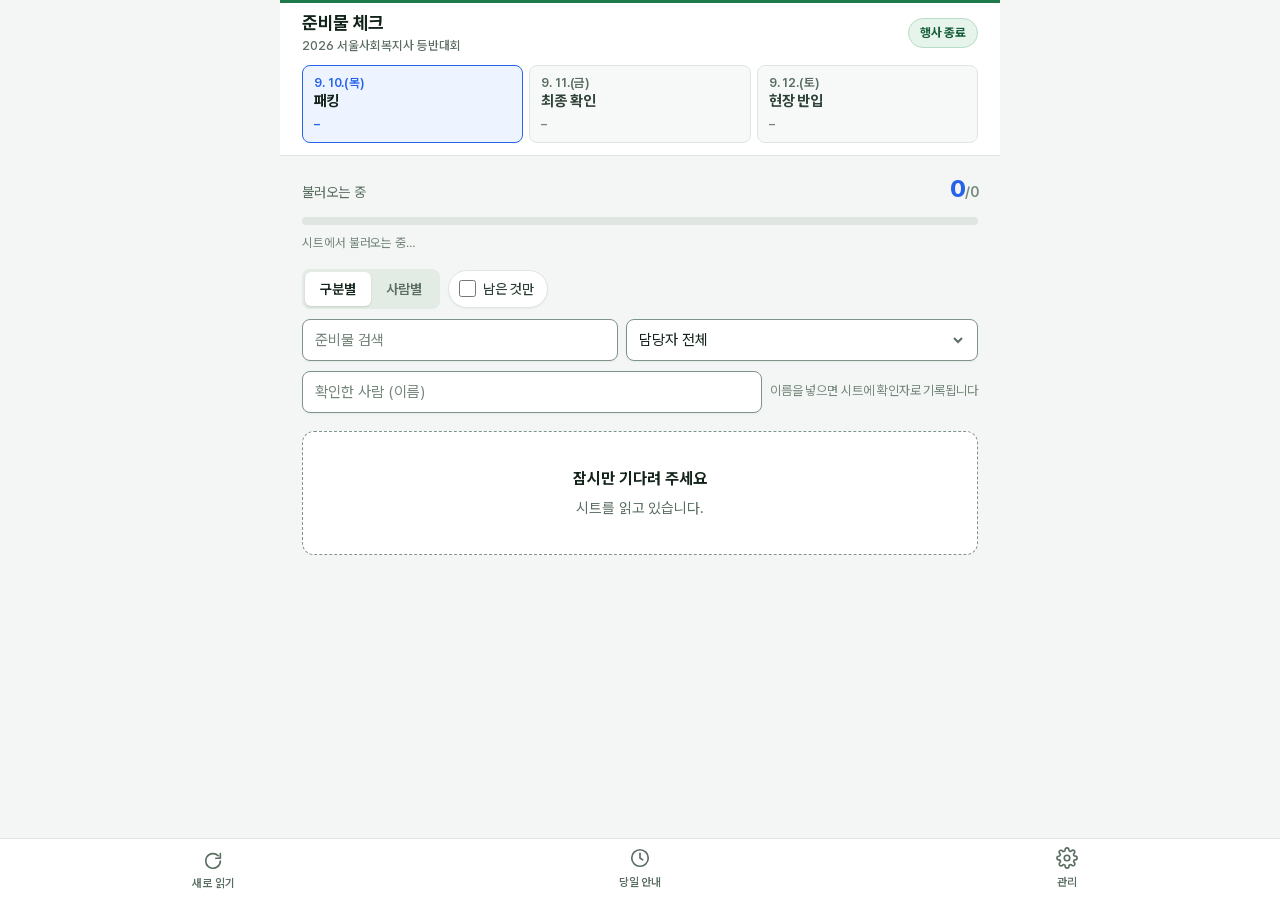
<file: public/index.html>
<!DOCTYPE html>
<html lang="ko">
<head>
<meta charset="utf-8" />
<meta name="viewport" content="width=device-width, initial-scale=1, viewport-fit=cover" />
<title>준비물 체크 · 2026 서울사회복지사 등반대회</title>
<meta name="theme-color" content="#1e7a4b" />
<meta name="description" content="9/10 패킹 · 9/11 확인 · 9/12 당일 3단 체크리스트" />
<link rel="preload" href="fonts/pretendardvariable-dynamic-subset.css" as="style" />
<link rel="stylesheet" href="theme.css" />
<style>
.wrap{padding-bottom:calc(var(--nav) + 28px + env(safe-area-inset-bottom))}

/* 단계 탭 */
.stages{display:grid;grid-template-columns:repeat(3,1fr);gap:6px;margin-top:12px}
.stage{
  appearance:none;border:1px solid var(--line);cursor:pointer;text-align:left;
  background:var(--card-2);color:var(--muted);padding:9px 11px 10px;border-radius:var(--r-sm);
  font-size:12.5px;font-weight:600;letter-spacing:-.01em;line-height:1.3
}
.stage b{display:block;font-size:15px;font-weight:700;color:var(--text);margin-top:1px}
.stage em{display:block;font-style:normal;font-size:12px;font-weight:600;margin-top:5px;font-variant-numeric:tabular-nums;color:var(--faint)}
.stage[aria-selected="true"]{background:var(--stage-soft);border-color:var(--stage);color:var(--stage)}
.stage[aria-selected="true"] b{color:var(--ink)}
.stage[aria-selected="true"] em{color:var(--stage)}
.stage:focus-visible{outline:2px solid var(--stage);outline-offset:2px}

/* 진행 */
.meter{padding:14px var(--pad) 0}
.meter-top{display:flex;align-items:baseline;justify-content:space-between;gap:10px;margin-bottom:8px}
.meter-label{font-size:14px;color:var(--muted)}
.meter-label strong{color:var(--ink);font-weight:700}
.meter-num{font-size:24px;font-weight:800;letter-spacing:-.03em;font-variant-numeric:tabular-nums;color:var(--stage)}
.meter-num i{font-style:normal;font-size:14px;font-weight:600;color:var(--faint)}
.track{height:8px;background:var(--line);border-radius:99px;overflow:hidden}
.track>div{height:100%;width:0;background:var(--stage);border-radius:99px;transition:width .28s ease}

/* 컨트롤 */
.controls{padding:6px var(--pad) 0}
.row{display:flex;gap:8px;align-items:center;padding-top:10px;flex-wrap:wrap}
.row .field{min-width:0}
#q{flex:1 1 150px}
#who{flex:0 1 auto;max-width:52%}
#me{flex:1 1 130px}
.hint{font-size:13px;color:var(--faint);margin:0}
.demo{margin:12px var(--pad) 0;background:var(--warn-soft);color:var(--warn);border:1px solid #f1e3a3;border-radius:var(--r-sm);padding:9px 12px;font-size:13.5px;font-weight:600}

/* 목록 */
main{padding:0 var(--pad)}
.group{margin-top:18px}
.ghead{display:flex;align-items:center;gap:9px;padding:0 2px 8px}
.gname{font-size:14.5px;font-weight:700;letter-spacing:-.01em}
.gline{flex:1;height:1px;background:var(--line)}
.gcount{font-size:13px;font-weight:600;color:var(--faint);font-variant-numeric:tabular-nums}
.gcount.full{color:var(--ok)}
ul{list-style:none;margin:0;padding:0;background:var(--card);border:1px solid var(--line);border-radius:var(--r);overflow:hidden;box-shadow:var(--shadow)}
li{display:flex;align-items:stretch;border-top:1px solid var(--line)}
li:first-child{border-top:0}
li.done{background:var(--card-2)}
li.done .name{color:var(--muted);text-decoration:line-through;text-decoration-color:var(--line-2);text-decoration-thickness:1.5px}

.box{appearance:none;border:0;background:transparent;cursor:pointer;flex:0 0 var(--tap);display:grid;place-items:center;padding:0}
.box i{
  display:block;width:26px;height:26px;border:2px solid var(--line-2);border-radius:7px;
  background:var(--card);position:relative;transition:background .12s,border-color .12s
}
.box i::after{
  content:"";position:absolute;left:7px;top:2px;width:9px;height:15px;
  border-right:2.5px solid #fff;border-bottom:2.5px solid #fff;
  transform:rotate(40deg) scale(.5);opacity:0;transition:transform .14s,opacity .14s
}
li.done .box i{background:var(--stage);border-color:var(--stage)}
li.done .box i::after{transform:rotate(40deg) scale(1);opacity:1}
li.busy .box i{border-color:var(--stage);animation:pulse .8s ease-in-out infinite}
@keyframes pulse{50%{opacity:.45}}
.box:focus-visible{outline:2px solid var(--stage);outline-offset:-5px;border-radius:10px}

.body{flex:1;min-width:0;padding:12px 8px 12px 0}
.name{font-size:15.5px;font-weight:600;letter-spacing:-.01em;word-break:keep-all;line-height:1.4}
.sub{font-size:13.5px;color:var(--muted);margin-top:4px;display:flex;flex-wrap:wrap;gap:3px 10px;line-height:1.5}
.sub b{font-weight:600;color:var(--text)}
.who{font-weight:600;color:var(--accent)}

.trail{flex:0 0 auto;display:flex;flex-direction:column;justify-content:center;gap:5px;padding:0 14px 0 4px}
.dot{display:flex;align-items:center;gap:6px;font-size:11px;font-weight:600;color:var(--faint);font-variant-numeric:tabular-nums}
.dot s{display:block;width:8px;height:8px;border-radius:99px;background:var(--line);text-decoration:none}
.dot.on{color:var(--text)}
.dot.on s{background:var(--ok)}

.empty{background:var(--card);border:1px dashed var(--line-2);border-radius:var(--r);padding:34px 20px;text-align:center;margin-top:18px}
.empty p{margin:0;font-size:14.5px;color:var(--muted)}
.empty strong{display:block;color:var(--ink);font-size:16px;margin-bottom:5px}

/* 하단 */
.nav{grid-template-columns:repeat(3,1fr)}
.status{font-size:12.5px;color:var(--faint);margin-top:8px;font-variant-numeric:tabular-nums}
</style>
</head>
<body>
<div class="wrap">
  <header class="hdr">
    <div class="brand">
      <h1>준비물 체크<span>2026 서울사회복지사 등반대회</span></h1>
      <div class="pill" id="dday"></div>
    </div>
    <div class="stages" role="tablist" aria-label="확인 단계">
      <button class="stage" role="tab" data-stage="0" aria-selected="true">9. 10.(목)<b>패킹</b><em id="c0">–</em></button>
      <button class="stage" role="tab" data-stage="1" aria-selected="false">9. 11.(금)<b>최종 확인</b><em id="c1">–</em></button>
      <button class="stage" role="tab" data-stage="2" aria-selected="false">9. 12.(토)<b>현장 반입</b><em id="c2">–</em></button>
    </div>
  </header>

  <div class="demo" id="demoBanner" hidden>데모 모드 — config.js에 웹앱 URL을 넣기 전까지 체크가 저장되지 않습니다</div>

  <div class="meter">
    <div class="meter-top">
      <div class="meter-label" id="meterLabel">불러오는 중</div>
      <div class="meter-num"><span id="meterDone">0</span><i>/<span id="meterAll">0</span></i></div>
    </div>
    <div class="track"><div id="trackFill"></div></div>
    <div class="status" id="status">준비 중</div>
  </div>

  <div class="controls">
    <div class="row">
      <div class="seg" role="group" aria-label="보기 방식">
        <button id="byCat" aria-pressed="true">구분별</button>
        <button id="byPerson" aria-pressed="false">사람별</button>
      </div>
      <label class="chip"><input type="checkbox" id="onlyLeft" />남은 것만</label>
    </div>
    <div class="row">
      <input type="search" id="q" class="field" placeholder="준비물 검색" aria-label="준비물 검색" />
      <select id="who" class="field" aria-label="담당자 선택"><option value="">담당자 전체</option></select>
    </div>
    <div class="row">
      <input type="text" id="me" class="field" placeholder="확인한 사람 (이름)" aria-label="확인한 사람 이름" autocomplete="name" />
      <span class="hint">이름을 넣으면 시트에 확인자로 기록됩니다</span>
    </div>
  </div>

  <main id="list" aria-live="polite"></main>
</div>

<nav class="nav" aria-label="상태 및 이동">
  <button id="reload"><svg viewBox="0 0 24 24"><path d="M20 12a8 8 0 1 1-2.3-5.7"/><path d="M20 4v5h-5"/></svg><span>새로 읽기</span></button>
  <a href="guide.html"><svg viewBox="0 0 24 24"><circle cx="12" cy="12" r="9"/><path d="M12 7v5l3 2"/></svg><span>당일 안내</span></a>
  <a href="admin.html"><svg viewBox="0 0 24 24"><circle cx="12" cy="12" r="3"/><path d="M19.4 15a1.7 1.7 0 0 0 .3 1.8l.1.1a2 2 0 1 1-2.8 2.8l-.1-.1a1.7 1.7 0 0 0-1.8-.3 1.7 1.7 0 0 0-1 1.5V21a2 2 0 1 1-4 0v-.1a1.7 1.7 0 0 0-1.1-1.5 1.7 1.7 0 0 0-1.8.3l-.1.1a2 2 0 1 1-2.8-2.8l.1-.1a1.7 1.7 0 0 0 .3-1.8 1.7 1.7 0 0 0-1.5-1H3a2 2 0 1 1 0-4h.1a1.7 1.7 0 0 0 1.5-1.1 1.7 1.7 0 0 0-.3-1.8l-.1-.1a2 2 0 1 1 2.8-2.8l.1.1a1.7 1.7 0 0 0 1.8.3H9a1.7 1.7 0 0 0 1-1.5V3a2 2 0 1 1 4 0v.1a1.7 1.7 0 0 0 1 1.5 1.7 1.7 0 0 0 1.8-.3l.1-.1a2 2 0 1 1 2.8 2.8l-.1.1a1.7 1.7 0 0 0-.3 1.8V9a1.7 1.7 0 0 0 1.5 1H21a2 2 0 1 1 0 4h-.1a1.7 1.7 0 0 0-1.5 1z"/></svg><span>관리</span></a>
</nav>
<div class="toast" id="toast" role="status"></div>

<script src="config.js"></script>
<script src="items.js"></script>
<script>
(function(){
  "use strict";

  var API   = (window.CHECKLIST_API || "").trim();
  var DEMO  = !API;
  var SHEET = window.CHECKLIST_SHEET_URL || "";
  var STAGES = [
    {key:"0910", label:"9. 10.(목) 패킹",     var:"--s0"},
    {key:"0911", label:"9. 11.(금) 최종 확인", var:"--s1"},
    {key:"0912", label:"9. 12.(토) 현장 반입", var:"--s2"}
  ];

  var state = {
    stage:0, mode:"cat", q:"", who:"", onlyLeft:false,
    items:[], loading:true, me:""
  };

  var $ = function(id){ return document.getElementById(id); };

  /* ---------- 유틸 ---------- */
  function toast(msg, bad){
    var t = $("toast");
    t.textContent = msg;
    t.className = "toast show" + (bad ? " bad" : "");
    clearTimeout(toast._t);
    toast._t = setTimeout(function(){ t.className = "toast"; }, 2400);
  }
  function esc(s){
    return String(s == null ? "" : s).replace(/[&<>"]/g, function(c){
      return {"&":"&amp;","<":"&lt;",">":"&gt;",'"':"&quot;"}[c];
    });
  }
  function people(who){
    return String(who || "").split(/[,·、\/]+/).map(function(s){ return s.trim(); })
      .filter(function(s){ return s.length > 0; });
  }

  /* 해시로 상태 유지 (#me=고석우&s=1&v=person) */
  function readHash(){
    var h = location.hash.replace(/^#/, "");
    if(!h) return;
    h.split("&").forEach(function(pair){
      var kv = pair.split("="), k = kv[0], v = decodeURIComponent(kv.slice(1).join("=") || "");
      if(k === "me")  state.me = v;
      if(k === "s")   state.stage = Math.max(0, Math.min(2, parseInt(v, 10) || 0));
      if(k === "v")   state.mode = (v === "person" ? "person" : "cat");
      if(k === "who") state.who = v;
    });
  }
  function writeHash(){
    var p = [];
    if(state.me)   p.push("me=" + encodeURIComponent(state.me));
    if(state.stage) p.push("s=" + state.stage);
    if(state.mode === "person") p.push("v=person");
    if(state.who)  p.push("who=" + encodeURIComponent(state.who));
    var h = p.join("&");
    if(("#" + h) !== location.hash){
      history.replaceState(null, "", h ? "#" + h : location.pathname + location.search);
    }
  }

  /* ---------- API (JSONP: CORS 회피) ---------- */
  var jsonpSeq = 0;

  function jsonp(params, timeoutMs){
    return new Promise(function(resolve, reject){
      var name = "__cb" + (++jsonpSeq) + "_" + Date.now();
      var s = document.createElement("script");
      var timer = setTimeout(function(){ cleanup(); reject(new Error("TIMEOUT")); }, timeoutMs || 30000);
      function cleanup(){
        clearTimeout(timer);
        delete window[name];
        if(s.parentNode) s.parentNode.removeChild(s);
      }
      window[name] = function(res){ cleanup(); resolve(res); };
      var qs = Object.keys(params).map(function(k){
        return encodeURIComponent(k) + "=" + encodeURIComponent(params[k]);
      }).join("&");
      s.src = API + (API.indexOf("?") > -1 ? "&" : "?") + qs + "&callback=" + name;
      s.onerror = function(){ cleanup(); reject(new Error("NETWORK")); };
      document.head.appendChild(s);
    });
  }

  /* 앱스크립트는 동시 요청에 약해서, 저장 요청을 한 줄로 세워 차례로 보낸다.
     실패하면 한 번 더 시도한다(합계 최대 약 70초). */
  var chain = Promise.resolve();
  function call(params, opts){
    if(DEMO) return Promise.resolve({ok:true, data:null, demo:true});
    opts = opts || {};
    var run = function(){
      return jsonp(params, opts.timeout).catch(function(err){
        if(opts.noRetry) throw err;
        return new Promise(function(r){ setTimeout(r, 1200); }).then(function(){
          return jsonp(params, opts.timeout);
        });
      });
    };
    if(opts.queue === false) return run();
    chain = chain.then(run, run);
    return chain;
  }

  function friendly(err){
    if(err.message === "TIMEOUT") return "서버 응답이 늦습니다";
    if(err.message === "NETWORK") return "네트워크 연결을 확인해 주세요";
    return err.message;
  }

  function fallback(){
    return (window.CHECKLIST_ITEMS || []).map(function(r){
      return {id:r[0], cat:r[1], name:r[2], qty:r[3], who:r[4],
              done:[false,false,false], by:["","",""]};
    });
  }

  function load(){
    state.loading = true;
    $("status").textContent = DEMO ? "데모 데이터 사용 중" : "시트에서 불러오는 중…";
    render();
    if(DEMO){
      if(!state.items.length) state.items = fallback();
      state.loading = false;
      $("status").textContent = "데모 모드 · 저장되지 않음";
      render();
      return;
    }
    call({action:"list"}, {queue:false}).then(function(res){
      if(!res || !res.ok) throw new Error((res && res.error) || "알 수 없는 오류");
      state.items = res.data || [];
      if(!state.items.length){
        state.items = fallback();
        $("status").textContent = "시트가 비어 있습니다 · 시드 실행 필요";
        toast("시트가 비어 있습니다. Code.gs의 seed를 실행하세요.", true);
      }else{
        $("status").textContent = "마지막 동기화 " + new Date().toLocaleTimeString("ko-KR", {hour:"2-digit", minute:"2-digit"});
      }
    }).catch(function(err){
      state.items = fallback();
      $("status").textContent = "불러오기 실패 · 로컬 목록 표시";
      toast("불러오기 실패: " + friendly(err), true);
    }).then(function(){
      state.loading = false;
      render();
    });
  }

  function toggle(item, li){
    var s = state.stage;
    var next = !item.done[s];
    var prev = item.done[s], prevBy = item.by[s];
    item.done[s] = next;
    item.by[s] = next ? (state.me || "") : "";
    li.classList.add("busy");
    render();

    if(DEMO){
      setTimeout(function(){ li.classList.remove("busy"); }, 120);
      return;
    }
    call({action:"set", id:item.id, stage:STAGES[s].key, value:next ? "1" : "0", actor:state.me || ""})
      .then(function(res){
        if(!res || !res.ok) throw new Error((res && res.error) || "저장 실패");
        $("status").textContent = "저장됨 " + new Date().toLocaleTimeString("ko-KR", {hour:"2-digit", minute:"2-digit"});
      })
      .catch(function(err){
        item.done[s] = prev;
        item.by[s] = prevBy;
        toast("저장 실패: " + friendly(err) + " · 체크를 되돌렸습니다", true);
      })
      .then(function(){ render(); });
  }

  /* ---------- 렌더 ---------- */
  function filtered(){
    var q = state.q.trim().toLowerCase();
    return state.items.filter(function(it){
      if(state.who && people(it.who).indexOf(state.who) === -1) return false;
      if(state.onlyLeft && it.done[state.stage]) return false;
      if(q){
        var hay = (it.name + " " + it.cat + " " + it.qty + " " + it.who).toLowerCase();
        if(hay.indexOf(q) === -1) return false;
      }
      return true;
    });
  }

  function grouped(rows){
    var map = new Map();
    if(state.mode === "cat"){
      rows.forEach(function(it){
        if(!map.has(it.cat)) map.set(it.cat, []);
        map.get(it.cat).push(it);
      });
    }else{
      rows.forEach(function(it){
        var ps = people(it.who);
        if(!ps.length) ps = ["담당 미지정"];
        ps.forEach(function(p){
          if(!map.has(p)) map.set(p, []);
          map.get(p).push(it);
        });
      });
      // 남은 항목 많은 사람 먼저
      return new Map([].concat(Array.from(map.entries())).sort(function(a, b){
        var la = a[1].filter(function(x){ return !x.done[state.stage]; }).length;
        var lb = b[1].filter(function(x){ return !x.done[state.stage]; }).length;
        if(la !== lb) return lb - la;
        return a[0].localeCompare(b[0], "ko");
      }));
    }
    return map;
  }

  function render(){
    var s = state.stage;
    document.documentElement.style.setProperty("--stage", "var(" + STAGES[s].var + ")");
    document.documentElement.style.setProperty("--stage-soft", "var(" + STAGES[s].var + "-soft)");

    // 단계 탭 카운트
    STAGES.forEach(function(st, i){
      var done = state.items.filter(function(it){ return it.done[i]; }).length;
      $("c" + i).textContent = state.items.length ? (done + " / " + state.items.length) : "–";
      document.querySelector('.stage[data-stage="' + i + '"]').setAttribute("aria-selected", i === s ? "true" : "false");
    });

    // 담당자 셀렉트
    var sel = $("who"), names = new Set();
    state.items.forEach(function(it){ people(it.who).forEach(function(p){ names.add(p); }); });
    var sorted = Array.from(names).sort(function(a, b){ return a.localeCompare(b, "ko"); });
    if(sel.dataset.sig !== sorted.join("|")){
      sel.dataset.sig = sorted.join("|");
      sel.innerHTML = '<option value="">담당자 전체</option>' +
        sorted.map(function(n){ return '<option value="' + esc(n) + '">' + esc(n) + "</option>"; }).join("");
      sel.value = state.who;
    }

    var rows = filtered();
    var scope = state.who ? state.items.filter(function(it){ return people(it.who).indexOf(state.who) > -1; }) : state.items;
    var done = scope.filter(function(it){ return it.done[s]; }).length;
    var all = scope.length;
    $("meterDone").textContent = done;
    $("meterAll").textContent = all;
    $("trackFill").style.width = (all ? (done / all * 100) : 0) + "%";
    $("meterLabel").innerHTML = state.loading ? "불러오는 중" :
      "<strong>" + esc(STAGES[s].label) + "</strong>" +
      (state.who ? " · " + esc(state.who) + " 담당" : "") +
      (all - done > 0 ? " · 남은 " + (all - done) + "건" : " · 완료");

    // 목록
    var host = $("list");
    if(!rows.length){
      host.innerHTML = '<div class="empty"><p><strong>' +
        (state.loading ? "잠시만 기다려 주세요" : "조건에 맞는 준비물이 없습니다") +
        "</strong>" + (state.loading ? "시트를 읽고 있습니다." : "검색어나 담당자 조건을 지워 보세요.") + "</p></div>";
      return;
    }

    var out = [];
    grouped(rows).forEach(function(list, key){
      var gd = list.filter(function(it){ return it.done[s]; }).length;
      out.push('<section class="group"><div class="ghead">' +
        '<span class="gname">' + esc(key) + '</span><span class="gline"></span>' +
        '<span class="gcount' + (gd === list.length ? " full" : "") + '">' + gd + " / " + list.length + "</span>" +
        "</div><ul>");
      list.forEach(function(it){
        var trail = STAGES.map(function(st, i){
          if(i === s) return "";
          return '<span class="dot' + (it.done[i] ? " on" : "") + '"><s></s>' + st.key.slice(0,2) + "/" + st.key.slice(2) + "</span>";
        }).join("");
        out.push('<li data-id="' + esc(it.id) + '"' + (it.done[s] ? ' class="done"' : "") + ">" +
          '<button class="box" aria-pressed="' + (it.done[s] ? "true" : "false") +
            '" aria-label="' + esc(it.name) + " " + (it.done[s] ? "체크 해제" : "체크") + '"><i></i></button>' +
          '<div class="body"><div class="name">' + esc(it.name) + "</div>" +
            '<div class="sub"><b>' + esc(it.qty || "-") + "</b>" +
            (state.mode === "cat" ? '<span class="who">' + esc(it.who || "미지정") + "</span>"
                                  : "<span>" + esc(it.cat) + "</span>") +
            (it.by[s] ? "<span>확인 " + esc(it.by[s]) + "</span>" : "") +
            "</div></div>" +
          '<div class="trail">' + trail + "</div>" +
        "</li>");
      });
      out.push("</ul></section>");
    });
    host.innerHTML = out.join("");
  }

  /* ---------- 이벤트 ---------- */
  document.querySelectorAll(".stage").forEach(function(btn){
    btn.addEventListener("click", function(){
      state.stage = parseInt(btn.dataset.stage, 10);
      writeHash(); render();
      window.scrollTo({top:0, behavior:"smooth"});
    });
  });
  $("byCat").addEventListener("click", function(){
    state.mode = "cat";
    $("byCat").setAttribute("aria-pressed", "true");
    $("byPerson").setAttribute("aria-pressed", "false");
    writeHash(); render();
  });
  $("byPerson").addEventListener("click", function(){
    state.mode = "person";
    $("byPerson").setAttribute("aria-pressed", "true");
    $("byCat").setAttribute("aria-pressed", "false");
    writeHash(); render();
  });
  $("onlyLeft").addEventListener("change", function(e){ state.onlyLeft = e.target.checked; render(); });
  $("q").addEventListener("input", function(e){ state.q = e.target.value; render(); });
  $("who").addEventListener("change", function(e){ state.who = e.target.value; writeHash(); render(); });
  $("me").addEventListener("input", function(e){ state.me = e.target.value.trim(); writeHash(); });
  $("reload").addEventListener("click", load);
  $("list").addEventListener("click", function(e){
    var btn = e.target.closest(".box");
    if(!btn) return;
    var li = btn.closest("li");
    var item = state.items.filter(function(x){ return x.id === li.dataset.id; })[0];
    if(item) toggle(item, li);
  });

  /* ---------- 시작 ---------- */
  readHash();
  $("me").value = state.me;
  $("who").value = state.who;
  if(state.mode === "person"){
    $("byPerson").setAttribute("aria-pressed", "true");
    $("byCat").setAttribute("aria-pressed", "false");
  }
  if(DEMO) $("demoBanner").hidden = false;

  var days = Math.ceil((new Date(2026, 8, 12) - new Date().setHours(0,0,0,0)) / 86400000);
  $("dday").textContent = days > 0 ? "D-" + days : (days === 0 ? "행사 당일" : "행사 종료");

  load();
})();
</script>
</body>
</html>
</file>
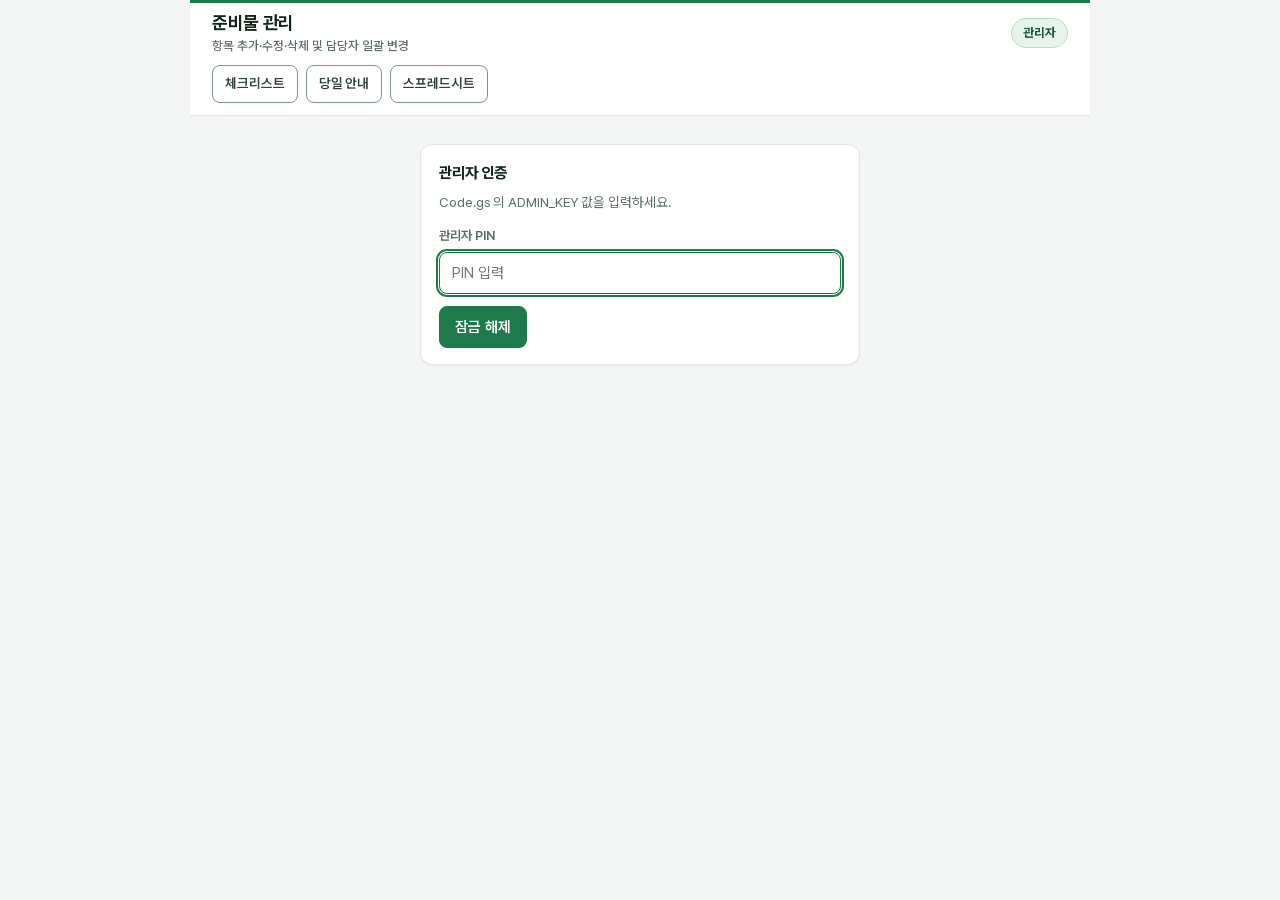
<file: public/admin.html>
<!DOCTYPE html>
<html lang="ko">
<head>
<meta charset="utf-8" />
<meta name="viewport" content="width=device-width, initial-scale=1, viewport-fit=cover" />
<title>준비물 관리 · 등반대회 체크리스트</title>
<meta name="theme-color" content="#1e7a4b" />
<meta name="robots" content="noindex, nofollow" />
<link rel="preload" href="fonts/pretendardvariable-dynamic-subset.css" as="style" />
<link rel="stylesheet" href="theme.css" />
<style>
.wrap{max-width:900px;padding-bottom:80px}
main{padding:0 var(--pad)}
.hdr nav{margin-top:12px;display:flex;gap:8px}
.hdr nav a{color:var(--text);font-size:13.5px;font-weight:600;text-decoration:none;border:1px solid var(--line-2);border-radius:var(--r-sm);padding:7px 12px;background:var(--card);box-shadow:var(--shadow)}
.hdr nav a:hover{background:var(--card-2)}

label.f{display:block;font-size:13px;font-weight:600;color:var(--muted);margin-bottom:5px}
input[type=text],input[type=password],input[type=search],select,textarea{
  width:100%;color:var(--ink);background:var(--card);border:1px solid var(--line-2);border-radius:var(--r-sm);padding:9px 12px;min-height:42px;box-shadow:var(--shadow)
}
select{appearance:none;-webkit-appearance:none;padding-right:36px;
  background:var(--card) url("data:image/svg+xml,%3Csvg xmlns='http://www.w3.org/2000/svg' width='16' height='16' fill='none' stroke='%235a6d61' stroke-width='2'%3E%3Cpath d='M4 6l4 4 4-4'/%3E%3C/svg%3E") no-repeat right 11px center}
textarea{min-height:140px;font-family:ui-monospace,SFMono-Regular,Menlo,monospace;font-size:12.5px;line-height:1.55}
input:focus-visible,select:focus-visible,textarea:focus-visible{outline:2px solid var(--accent);outline-offset:1px;border-color:var(--accent)}
.grid{display:grid;gap:10px}
.g2{grid-template-columns:1fr 1fr}
.g3{grid-template-columns:1.1fr 1fr 1fr}
@media(max-width:620px){.g2,.g3{grid-template-columns:1fr}}

button{appearance:none;cursor:pointer;border:1px solid var(--line-2);background:var(--card);color:var(--ink);border-radius:var(--r-sm);padding:9px 15px;font-weight:600;min-height:42px;box-shadow:var(--shadow)}
button:hover{background:var(--card-2)}
button.p{background:var(--accent);border-color:var(--accent);color:#fff}
button.p:hover{filter:brightness(1.07)}
button.d{border-color:#fecaca;color:var(--danger)}
button.d:hover{background:#fff5f5}
button.s{min-height:34px;padding:5px 11px;font-size:13.5px}
button:focus-visible{outline:2px solid var(--accent);outline-offset:2px}
button:disabled{opacity:.45;cursor:not-allowed}
.actions{display:flex;gap:8px;flex-wrap:wrap;margin-top:12px}
.card p.d{margin:0 0 13px;font-size:13.5px;color:var(--muted)}

.tools{display:flex;gap:8px;align-items:center;flex-wrap:wrap;margin-top:18px}
.tools input[type=search]{flex:1 1 180px;min-width:0}
.tools select{flex:0 1 200px}
.count{font-size:13px;color:var(--muted);margin-left:auto;font-variant-numeric:tabular-nums}

.gname{font-size:13px;font-weight:600;color:var(--muted);margin:22px 2px 8px;display:flex;align-items:center;gap:9px}
.gname span{flex:1;height:1px;background:var(--line)}
.gname em{font-style:normal;font-size:12.5px;font-weight:600;color:var(--faint)}

ul{list-style:none;margin:0;padding:0;background:var(--card);border:1px solid var(--line);border-radius:var(--r);overflow:hidden;box-shadow:var(--shadow)}
li{border-top:1px solid var(--line);padding:12px 14px}
li:first-child{border-top:0}
li.edit{background:var(--accent-soft)}
.rowtop{display:flex;align-items:flex-start;gap:10px}
.rid{flex:0 0 auto;font-family:ui-monospace,Menlo,monospace;font-size:11px;font-weight:700;color:var(--muted);background:var(--card-2);border:1px solid var(--line);border-radius:6px;padding:3px 7px;margin-top:3px}
.rmain{flex:1;min-width:0}
.rname{font-size:15.5px;font-weight:600;letter-spacing:-.01em;word-break:keep-all;line-height:1.4}
.rmeta{font-size:13.5px;color:var(--muted);margin-top:4px;display:flex;flex-wrap:wrap;gap:3px 10px}
.rmeta b{font-weight:600;color:var(--text)}
.rmeta .w{font-weight:600;color:var(--accent)}
.rmeta .st{font-variant-numeric:tabular-nums}
.rmeta .st i{font-style:normal;color:var(--faint)}
.rmeta .st i.on{color:var(--ok)}
.rbtns{flex:0 0 auto;display:flex;gap:5px;align-items:flex-start}
.efields{margin-top:11px}
.efields .actions{margin-top:10px}
.note{font-size:13px;color:var(--muted);margin:9px 0 0}
.note code{background:var(--card-2);border:1px solid var(--line);border-radius:4px;padding:1px 6px;font-size:12px}
#gate{max-width:440px;margin:0 auto}
#gate .card{margin-top:28px}
.toast{bottom:28px}
</style>
</head>
<body>
<div class="wrap">
  <header class="hdr">
    <div class="brand">
      <h1>준비물 관리<span>항목 추가·수정·삭제 및 담당자 일괄 변경</span></h1>
      <span class="pill">관리자</span>
    </div>
    <nav>
      <a href="./">체크리스트</a>
      <a href="guide.html">당일 안내</a>
      <a id="sheetLink" href="#" target="_blank" rel="noopener">스프레드시트</a>
      <a href="#" id="logout" hidden>잠그기</a>
    </nav>
  </header>

  <main>
    <!-- 로그인 -->
    <section id="gate">
      <div class="card">
        <h2>관리자 인증</h2>
        <p class="d">Code.gs 의 ADMIN_KEY 값을 입력하세요.</p>
        <label class="f" for="pin">관리자 PIN</label>
        <input type="password" id="pin" autocomplete="current-password" placeholder="PIN 입력" />
        <div class="actions"><button class="p" id="unlock">잠금 해제</button></div>
        <p class="note" id="gateMsg"></p>
      </div>
    </section>

    <!-- 관리 화면 -->
    <section id="app" hidden>
      <div class="card">
        <h2>항목 추가</h2>
        <p class="d">구분을 고르면 id가 자동으로 매겨지고, 같은 구분 맨 아래에 들어갑니다.</p>
        <div class="grid g3">
          <div>
            <label class="f" for="nCat">구분</label>
            <select id="nCat"></select>
          </div>
          <div>
            <label class="f" for="nQty">수량</label>
            <input type="text" id="nQty" placeholder="1개 / 각 2부 / 일괄" />
          </div>
          <div>
            <label class="f" for="nWho">담당 (여러 명은 콤마)</label>
            <input type="text" id="nWho" placeholder="고석우, 정소희" />
          </div>
        </div>
        <div class="grid" style="margin-top:10px">
          <div>
            <label class="f" for="nName">준비물</label>
            <input type="text" id="nName" placeholder="예: 접이식 우산 20개" />
          </div>
        </div>
        <div class="actions"><button class="p" id="addBtn">항목 추가</button></div>
        <p class="note" id="newCatWrap" hidden>
          새 구분을 쓰려면 <code>+ 새 구분 직접 입력</code>을 고르세요. id는 <code>NEW01</code>부터 붙습니다.
        </p>
      </div>

      <div class="card">
        <h2>일괄 변경</h2>
        <p class="d">담당자 이름이 바뀌었거나 사람이 교체될 때 씁니다. 바꿀 이름을 비우면 담당에서 제거됩니다.</p>
        <div class="grid g3">
          <div>
            <label class="f" for="rFrom">현재 담당자</label>
            <select id="rFrom"></select>
          </div>
          <div>
            <label class="f" for="rTo">바꿀 이름</label>
            <input type="text" id="rTo" placeholder="비우면 제거" />
          </div>
          <div style="display:flex;align-items:flex-end">
            <button id="renameWho" style="width:100%">담당자 일괄 변경</button>
          </div>
        </div>
        <div class="grid g3" style="margin-top:12px">
          <div>
            <label class="f" for="cFrom">현재 구분</label>
            <select id="cFrom"></select>
          </div>
          <div>
            <label class="f" for="cTo">바꿀 구분명</label>
            <input type="text" id="cTo" placeholder="새 구분명" />
          </div>
          <div style="display:flex;align-items:flex-end">
            <button id="renameCat" style="width:100%">구분 일괄 변경</button>
          </div>
        </div>
      </div>

      <div class="tools">
        <input type="search" id="q" placeholder="준비물·담당·구분 검색" aria-label="검색" />
        <select id="fCat" aria-label="구분 필터"><option value="">구분 전체</option></select>
        <select id="fWho" aria-label="담당자 필터"><option value="">담당자 전체</option></select>
        <span class="count" id="count"></span>
      </div>

      <div id="list"></div>

      <div class="card">
        <h2>단계 체크 초기화</h2>
        <p class="d">해당 단계의 체크와 확인자를 모두 비웁니다. 항목은 지워지지 않습니다.</p>
        <div class="actions">
          <button class="d" data-reset="0910">9/10 패킹 초기화</button>
          <button class="d" data-reset="0911">9/11 확인 초기화</button>
          <button class="d" data-reset="0912">9/12 당일 초기화</button>
        </div>
      </div>

      <div class="card">
        <h2>items.js 내보내기</h2>
        <p class="d">항목을 고친 뒤에는 이 코드를 <code>public/items.js</code>에 붙여넣어 오프라인 폴백을 최신으로 맞춰 주세요.</p>
        <div class="actions">
          <button id="exportBtn">현재 목록 코드 만들기</button>
          <button id="copyBtn" hidden>복사</button>
        </div>
        <textarea id="exportOut" hidden readonly aria-label="items.js 코드"></textarea>
      </div>
    </section>
  </main>
</div>

<div class="toast" id="toast" role="status"></div>

<script src="config.js"></script>
<script>
(function(){
  "use strict";

  var API = (window.CHECKLIST_API || "").trim();
  var SHEET = window.CHECKLIST_SHEET_URL || "";
  var KEY = "";
  var items = [];
  var editing = null;
  var CATS = ["접수·명단","기념품·배부","스탬프·완주인증","경품·추첨","무대·행사장",
              "부스-공정위원회","부스-청년위원회","부스-열매 만남존","부스-어린이 이벤트",
              "부스-함께하는 단체","등반로 1·2·3지점","철수·정리","기타"];
  var STAGE = ["0910","0911","0912"];
  var LBL = ["9/10","9/11","9/12"];

  function $(id){ return document.getElementById(id); }
  function esc(s){
    return String(s == null ? "" : s).replace(/[&<>"]/g, function(c){
      return {"&":"&amp;","<":"&lt;",">":"&gt;",'"':"&quot;"}[c];
    });
  }
  function people(w){
    return String(w || "").split(/[,·]/).map(function(s){ return s.trim(); }).filter(Boolean);
  }
  function toast(m, kind){
    var t = $("toast");
    t.textContent = m;
    t.className = "toast show" + (kind ? " " + kind : "");
    clearTimeout(toast._t);
    toast._t = setTimeout(function(){ t.className = "toast"; }, 2600);
  }

  /* JSONP */
  var seq = 0;
  function call(params){
    if(!API) return Promise.reject(new Error("config.js에 웹앱 URL이 없습니다"));
    return new Promise(function(res, rej){
      var name = "__ad" + (++seq) + "_" + Date.now();
      var s = document.createElement("script");
      var timer = setTimeout(function(){ done(); rej(new Error("응답 시간 초과")); }, 20000);
      function done(){
        clearTimeout(timer);
        delete window[name];
        if(s.parentNode) s.parentNode.removeChild(s);
      }
      window[name] = function(r){
        done();
        if(!r || !r.ok) rej(new Error((r && r.error) || "알 수 없는 오류"));
        else res(r.data);
      };
      var qs = Object.keys(params).map(function(k){
        return encodeURIComponent(k) + "=" + encodeURIComponent(params[k]);
      }).join("&");
      s.src = API + (API.indexOf("?") > -1 ? "&" : "?") + qs + "&callback=" + name;
      s.onerror = function(){ done(); rej(new Error("네트워크 오류")); };
      document.head.appendChild(s);
    });
  }
  function admin(params){
    params.key = KEY;
    return call(params);
  }

  /* 목록 */
  function load(){
    return call({action:"list"}).then(function(rows){
      items = rows || [];
      fillSelects();
      render();
    });
  }

  function allCats(){
    var seen = {}, out = [];
    CATS.forEach(function(c){ seen[c] = 1; out.push(c); });
    items.forEach(function(i){ if(!seen[i.cat]){ seen[i.cat] = 1; out.push(i.cat); } });
    return out;
  }
  function allPeople(){
    var seen = {}, out = [];
    items.forEach(function(i){ people(i.who).forEach(function(p){ if(!seen[p]){ seen[p]=1; out.push(p); } }); });
    return out.sort(function(a,b){ return a.localeCompare(b,"ko"); });
  }

  function opts(list, placeholder){
    return (placeholder ? '<option value="">' + placeholder + "</option>" : "") +
      list.map(function(v){ return "<option>" + esc(v) + "</option>"; }).join("");
  }

  function fillSelects(){
    var cats = allCats(), ppl = allPeople();
    var keepCat = $("nCat").value;
    $("nCat").innerHTML = opts(cats, null) + '<option value="__new">+ 새 구분 직접 입력</option>';
    if(keepCat) $("nCat").value = keepCat;
    $("fCat").innerHTML = opts(cats, "구분 전체");
    $("cFrom").innerHTML = opts(cats, null);
    $("fWho").innerHTML = opts(ppl, "담당자 전체");
    $("rFrom").innerHTML = opts(ppl, null);
  }

  function visible(){
    var q = ($("q").value || "").trim().toLowerCase();
    var fc = $("fCat").value, fw = $("fWho").value;
    return items.filter(function(i){
      if(fc && i.cat !== fc) return false;
      if(fw && people(i.who).indexOf(fw) === -1) return false;
      if(q && (i.name + " " + i.cat + " " + i.qty + " " + i.who + " " + i.id).toLowerCase().indexOf(q) === -1) return false;
      return true;
    });
  }

  function render(){
    var rows = visible();
    $("count").textContent = rows.length + " / " + items.length + "개 항목";

    if(!rows.length){
      $("list").innerHTML = '<div class="card"><p class="d" style="margin:0">조건에 맞는 항목이 없습니다.</p></div>';
      return;
    }

    var order = [], g = {};
    rows.forEach(function(i){
      if(!g[i.cat]){ g[i.cat] = []; order.push(i.cat); }
      g[i.cat].push(i);
    });

    $("list").innerHTML = order.map(function(cat){
      var L = g[cat];
      return '<div class="gname">' + esc(cat) + '<span></span><em>' + L.length + "개</em></div><ul>" +
        L.map(function(i){
          if(editing === i.id) return editRow(i);
          var st = STAGE.map(function(k, n){
            return '<i class="' + (i.done[n] ? "on" : "") + '">' + LBL[n] + (i.done[n] ? " ✓" : " ·") + "</i>";
          }).join(" ");
          return "<li>" +
            '<div class="rowtop">' +
              '<span class="rid">' + esc(i.id) + "</span>" +
              '<div class="rmain">' +
                '<div class="rname">' + esc(i.name) + "</div>" +
                '<div class="rmeta"><b>' + esc(i.qty || "-") + "</b>" +
                  '<span class="w">' + esc(i.who || "담당 미지정") + "</span>" +
                  '<span class="st">' + st + "</span>" +
                "</div>" +
              "</div>" +
              '<div class="rbtns">' +
                '<button class="s" data-act="up" data-id="' + esc(i.id) + '" aria-label="위로">↑</button>' +
                '<button class="s" data-act="down" data-id="' + esc(i.id) + '" aria-label="아래로">↓</button>' +
                '<button class="s" data-act="edit" data-id="' + esc(i.id) + '">수정</button>' +
              "</div>" +
            "</div></li>";
        }).join("") + "</ul>";
    }).join("");
  }

  function editRow(i){
    var cats = allCats();
    return '<li class="edit"><div class="rowtop"><span class="rid">' + esc(i.id) + "</span>" +
      '<div class="rmain"><div class="efields">' +
        '<div class="grid g2">' +
          '<div><label class="f">구분</label><select id="eCat">' +
            cats.map(function(c){ return "<option" + (c === i.cat ? " selected" : "") + ">" + esc(c) + "</option>"; }).join("") +
          "</select></div>" +
          '<div><label class="f">수량</label><input type="text" id="eQty" value="' + esc(i.qty) + '" /></div>' +
        "</div>" +
        '<div class="grid" style="margin-top:10px"><div><label class="f">준비물</label>' +
          '<input type="text" id="eName" value="' + esc(i.name) + '" /></div></div>' +
        '<div class="grid" style="margin-top:10px"><div><label class="f">담당 (여러 명은 콤마)</label>' +
          '<input type="text" id="eWho" value="' + esc(i.who) + '" /></div></div>' +
        '<div class="grid" style="margin-top:10px"><div><label class="f">메모</label>' +
          '<input type="text" id="eMemo" value="' + esc(i.memo || "") + '" /></div></div>' +
        '<div class="actions">' +
          '<button class="p" data-act="save" data-id="' + esc(i.id) + '">저장</button>' +
          '<button data-act="cancel">취소</button>' +
          '<button class="d" data-act="del" data-id="' + esc(i.id) + '" style="margin-left:auto">삭제</button>' +
        "</div>" +
      "</div></div></div></li>";
  }

  /* 이벤트 */
  $("unlock").addEventListener("click", function(){
    var pin = $("pin").value.trim();
    if(!pin){ $("gateMsg").textContent = "PIN을 입력해 주세요."; return; }
    if(!API){ $("gateMsg").textContent = "config.js에 웹앱 URL이 먼저 들어가야 합니다."; return; }
    $("unlock").disabled = true;
    $("gateMsg").textContent = "확인 중…";
    KEY = pin;
    call({action:"auth", key:pin}).then(function(){
      $("gate").hidden = true;
      $("app").hidden = false;
      $("logout").hidden = false;
      return load();
    }).then(function(){
      toast("관리자 모드", "good");
    }).catch(function(err){
      KEY = "";
      $("gateMsg").textContent = err.message;
    }).then(function(){
      $("unlock").disabled = false;
    });
  });
  $("pin").addEventListener("keydown", function(e){ if(e.key === "Enter") $("unlock").click(); });
  $("logout").addEventListener("click", function(e){
    e.preventDefault();
    KEY = ""; items = []; editing = null;
    $("app").hidden = true; $("gate").hidden = false;
    $("logout").hidden = true; $("pin").value = "";
    $("gateMsg").textContent = "잠갔습니다.";
  });

  $("nCat").addEventListener("change", function(){
    if($("nCat").value === "__new"){
      var v = window.prompt("새 구분 이름을 입력하세요");
      if(v && v.trim()){
        var o = document.createElement("option");
        o.textContent = v.trim();
        $("nCat").insertBefore(o, $("nCat").lastElementChild);
        $("nCat").value = v.trim();
      }else{
        $("nCat").selectedIndex = 0;
      }
    }
  });

  $("addBtn").addEventListener("click", function(){
    var cat = $("nCat").value, name = $("nName").value.trim();
    if(cat === "__new" || !cat){ toast("구분을 골라 주세요", "bad"); return; }
    if(!name){ toast("준비물 이름을 입력해 주세요", "bad"); $("nName").focus(); return; }
    $("addBtn").disabled = true;
    admin({action:"add", cat:cat, name:name, qty:$("nQty").value.trim(), who:$("nWho").value.trim()})
      .then(function(r){
        toast(r.id + " 추가", "good");
        $("nName").value = ""; $("nQty").value = ""; $("nWho").value = "";
        return load();
      })
      .catch(function(e){ toast(e.message, "bad"); })
      .then(function(){ $("addBtn").disabled = false; });
  });

  $("renameWho").addEventListener("click", function(){
    var from = $("rFrom").value, to = $("rTo").value.trim();
    if(!from){ toast("현재 담당자를 골라 주세요", "bad"); return; }
    var msg = to ? ("담당자 '" + from + "'을 '" + to + "'로 모두 바꿉니다.")
                 : ("담당자 '" + from + "'을 모든 항목에서 제거합니다.");
    if(!window.confirm(msg)) return;
    admin({action:"renameWho", from:from, to:to}).then(function(r){
      toast(r.count + "건 변경", "good");
      $("rTo").value = "";
      return load();
    }).catch(function(e){ toast(e.message, "bad"); });
  });

  $("renameCat").addEventListener("click", function(){
    var from = $("cFrom").value, to = $("cTo").value.trim();
    if(!from || !to){ toast("바꿀 구분명을 입력해 주세요", "bad"); return; }
    if(!window.confirm("구분 '" + from + "'을 '" + to + "'로 모두 바꿉니다.")) return;
    admin({action:"renameCat", from:from, to:to}).then(function(r){
      toast(r.count + "건 변경", "good");
      $("cTo").value = "";
      return load();
    }).catch(function(e){ toast(e.message, "bad"); });
  });

  document.querySelectorAll("[data-reset]").forEach(function(b){
    b.addEventListener("click", function(){
      var st = b.dataset.reset;
      if(!window.confirm(st + " 단계의 체크와 확인자를 모두 지웁니다. 계속할까요?")) return;
      admin({action:"resetStage", stage:st}).then(function(r){
        toast(st + " 초기화 완료", "good");
        return load();
      }).catch(function(e){ toast(e.message, "bad"); });
    });
  });

  $("exportBtn").addEventListener("click", function(){
    admin({action:"export"}).then(function(r){
      var ta = $("exportOut");
      ta.value = r.code;
      ta.hidden = false;
      $("copyBtn").hidden = false;
      toast("코드 생성 완료", "good");
    }).catch(function(e){ toast(e.message, "bad"); });
  });
  $("copyBtn").addEventListener("click", function(){
    var ta = $("exportOut");
    ta.select();
    if(navigator.clipboard){
      navigator.clipboard.writeText(ta.value).then(function(){ toast("복사했습니다", "good"); });
    }else{
      document.execCommand("copy");
      toast("복사했습니다", "good");
    }
  });

  $("q").addEventListener("input", render);
  $("fCat").addEventListener("change", render);
  $("fWho").addEventListener("change", render);

  $("list").addEventListener("click", function(e){
    var b = e.target.closest("button[data-act]");
    if(!b) return;
    var act = b.dataset.act, id = b.dataset.id;

    if(act === "edit"){ editing = id; render(); return; }
    if(act === "cancel"){ editing = null; render(); return; }

    if(act === "save"){
      var payload = {
        action:"update", id:id,
        cat:$("eCat").value,
        name:$("eName").value.trim(),
        qty:$("eQty").value.trim(),
        who:$("eWho").value.trim(),
        memo:$("eMemo").value.trim()
      };
      if(!payload.name){ toast("준비물 이름은 비울 수 없습니다", "bad"); return; }
      b.disabled = true;
      admin(payload).then(function(){
        editing = null;
        toast(id + " 저장", "good");
        return load();
      }).catch(function(err){ toast(err.message, "bad"); b.disabled = false; });
      return;
    }

    if(act === "del"){
      var it = items.filter(function(x){ return x.id === id; })[0];
      if(!window.confirm("'" + (it ? it.name : id) + "' 항목을 삭제합니다. 되돌릴 수 없습니다.")) return;
      admin({action:"remove", id:id}).then(function(){
        editing = null;
        toast(id + " 삭제", "good");
        return load();
      }).catch(function(err){ toast(err.message, "bad"); });
      return;
    }

    if(act === "up" || act === "down"){
      b.disabled = true;
      admin({action:"move", id:id, dir:act}).then(function(){ return load(); })
        .catch(function(err){ toast(err.message, "bad"); b.disabled = false; });
    }
  });

  if(SHEET) $("sheetLink").href = SHEET; else $("sheetLink").hidden = true;
  if(!API) $("gateMsg").textContent = "config.js에 웹앱 URL이 없습니다.";
  $("pin").focus();
})();
</script>
</body>
</html>
</file>
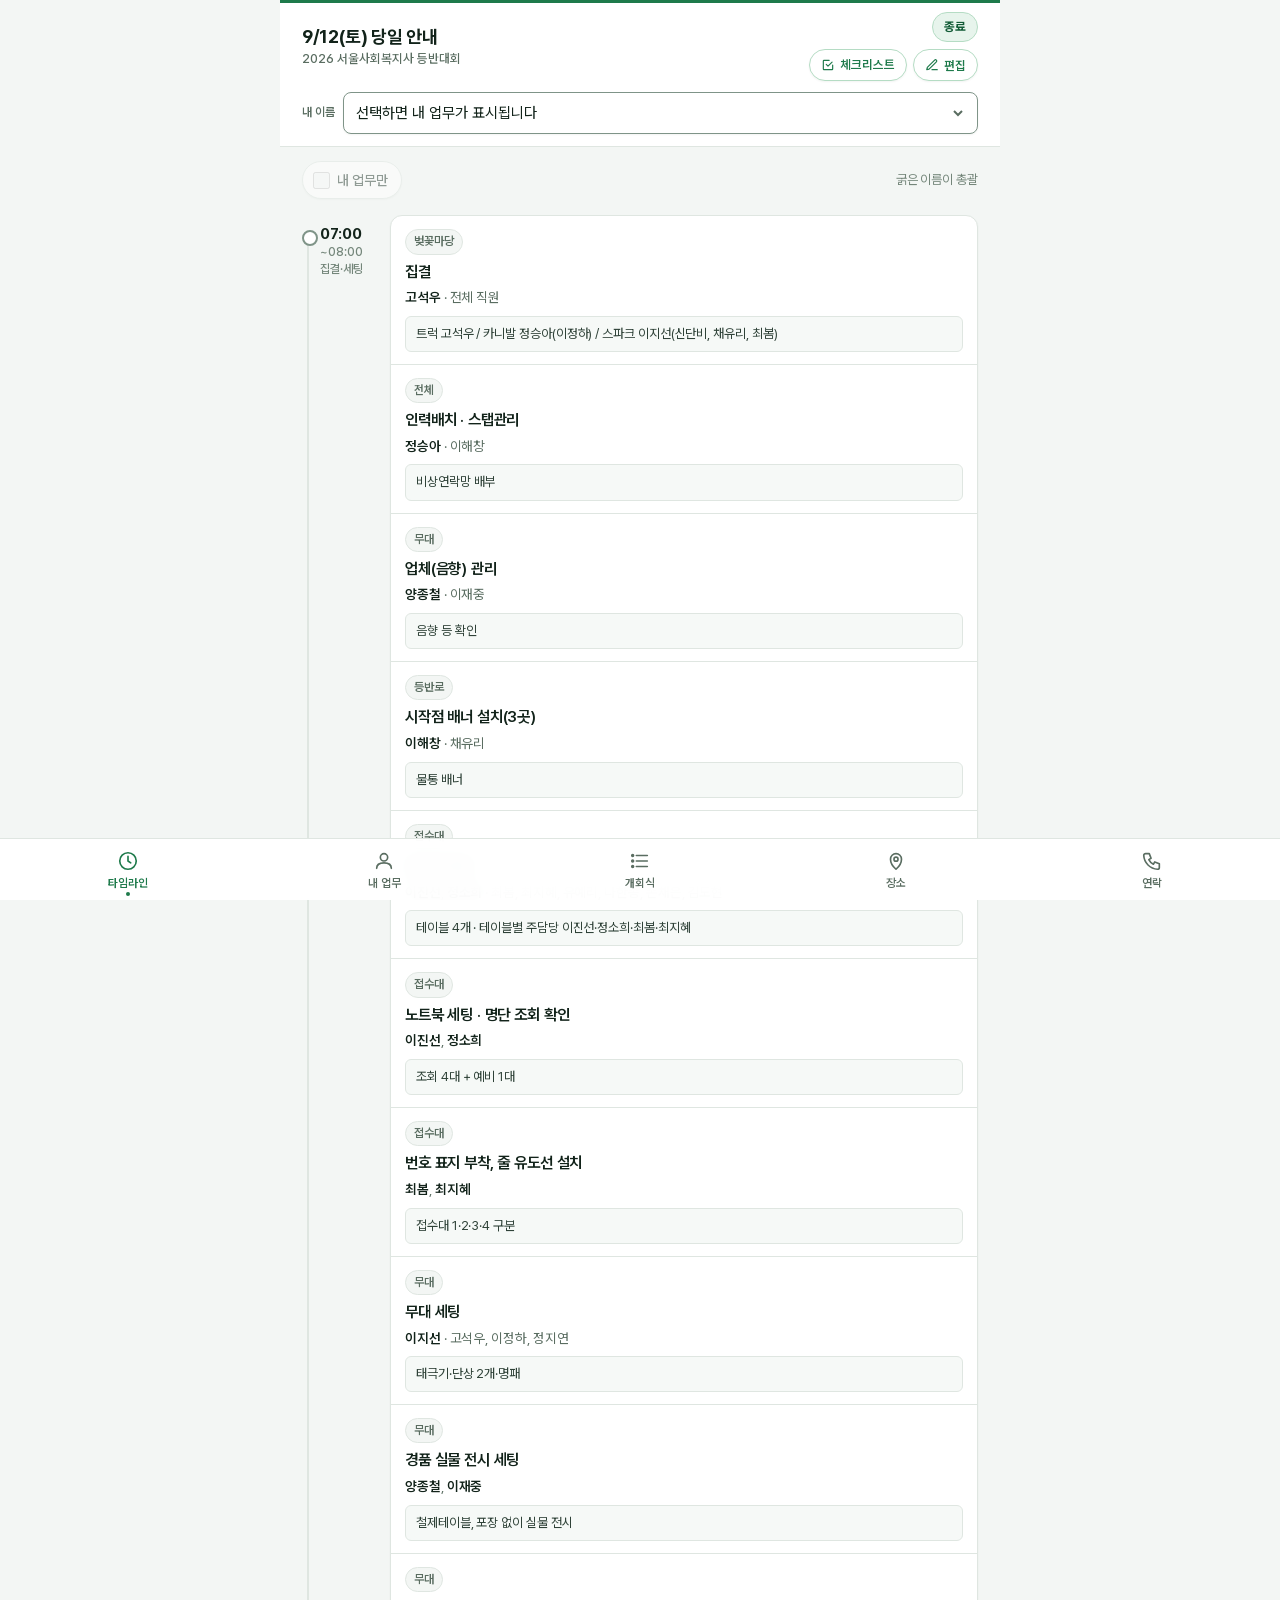
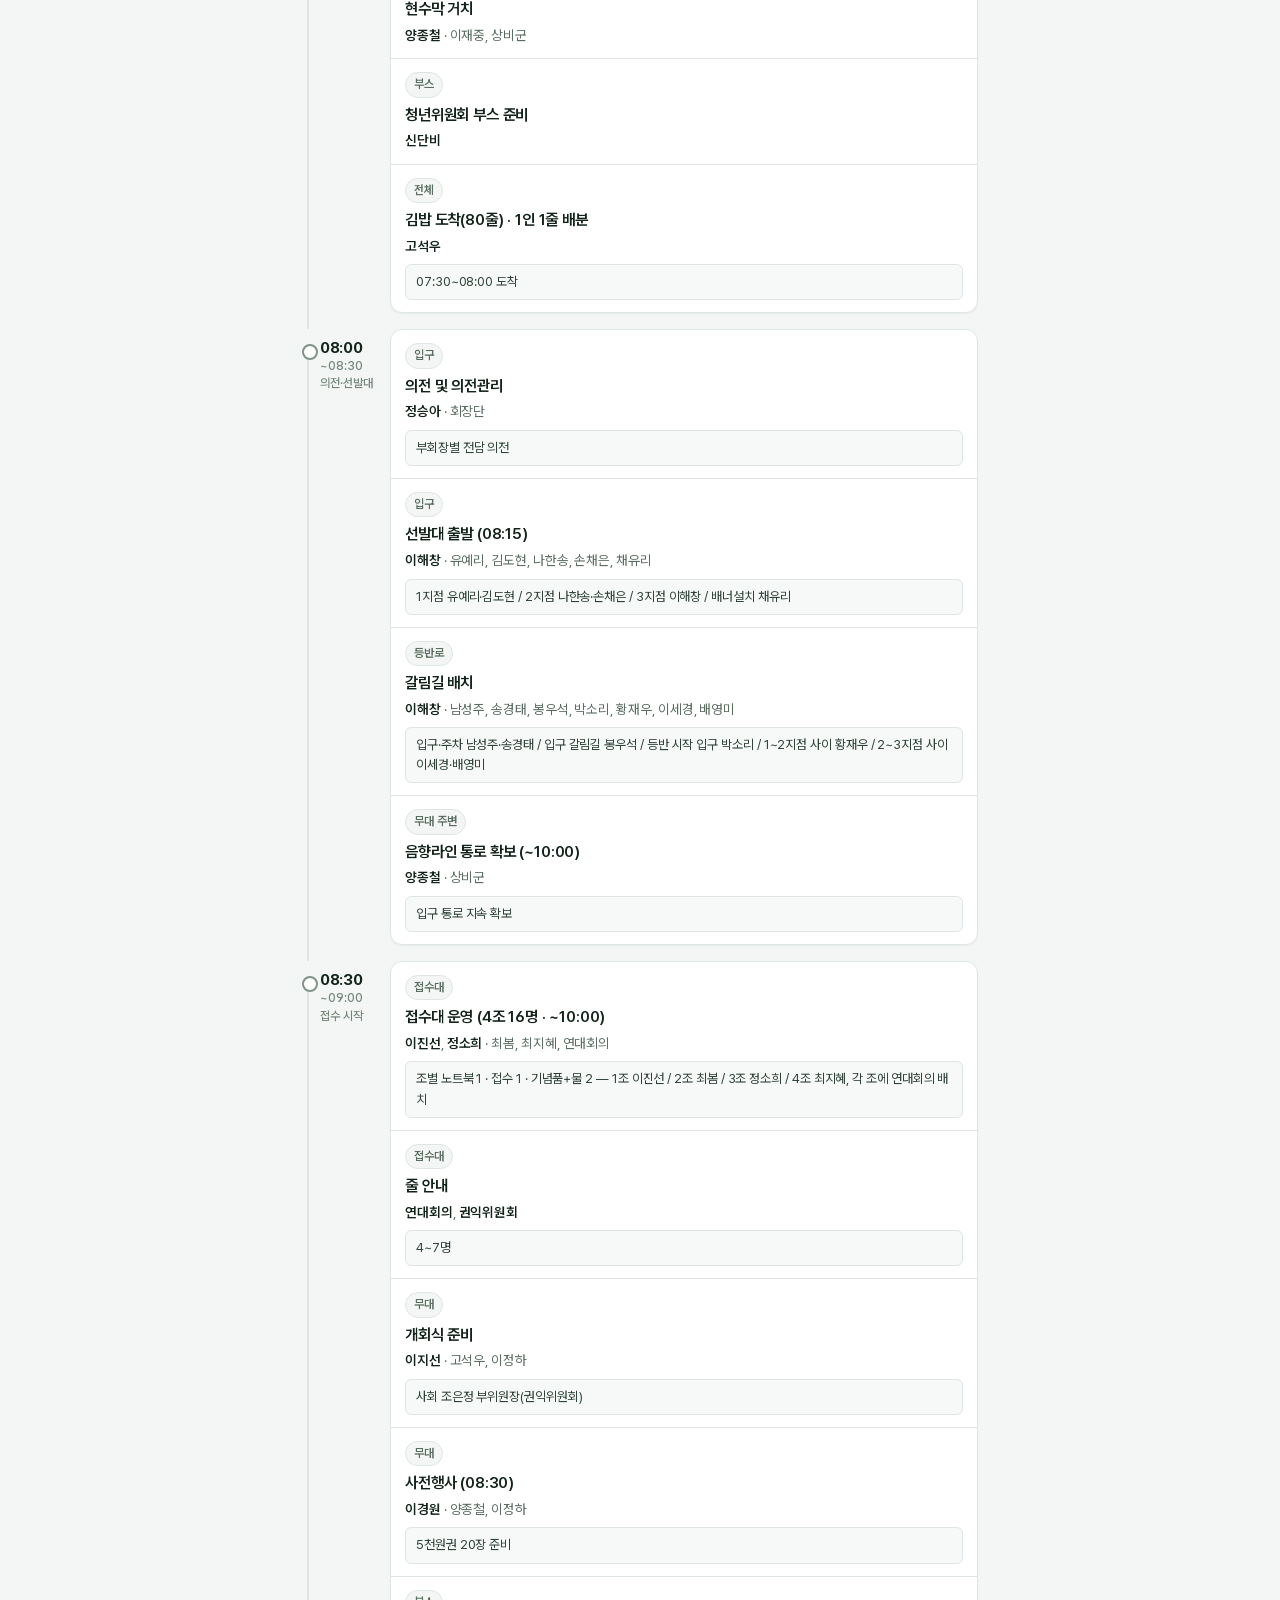
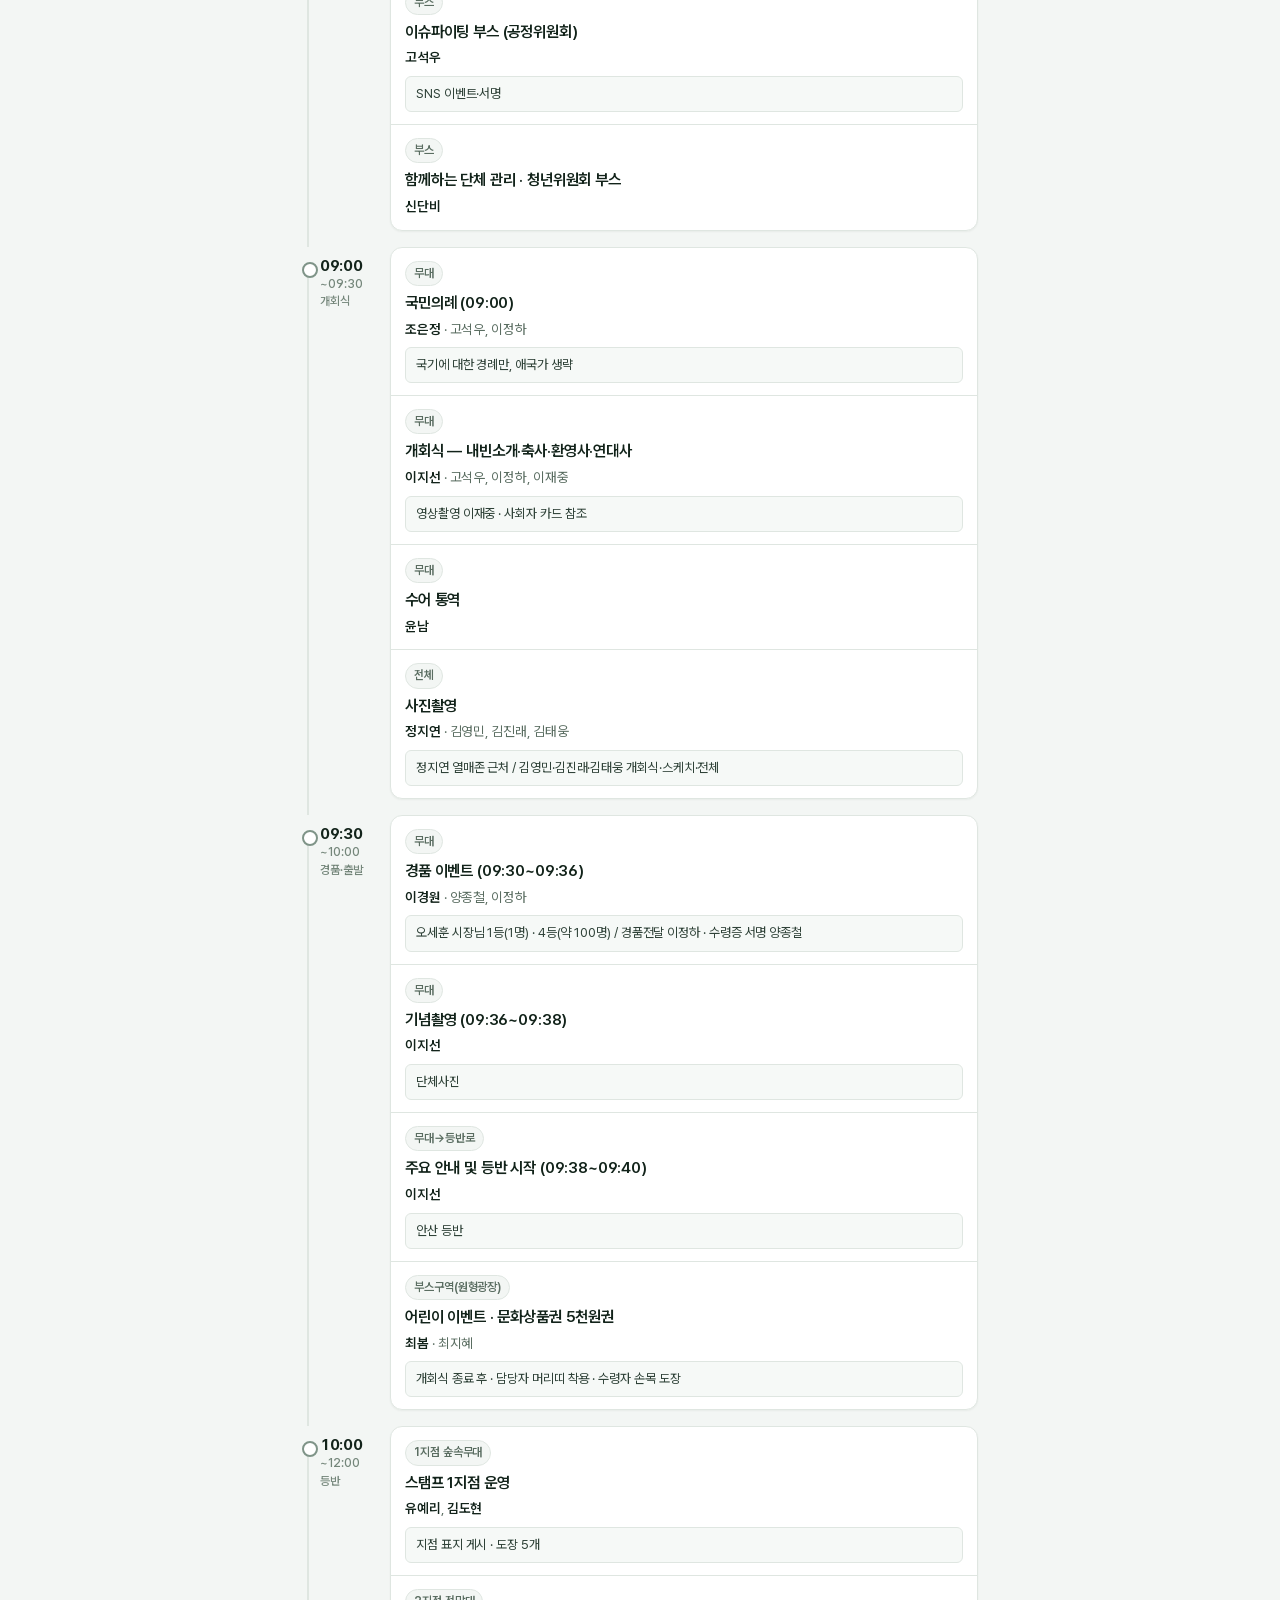
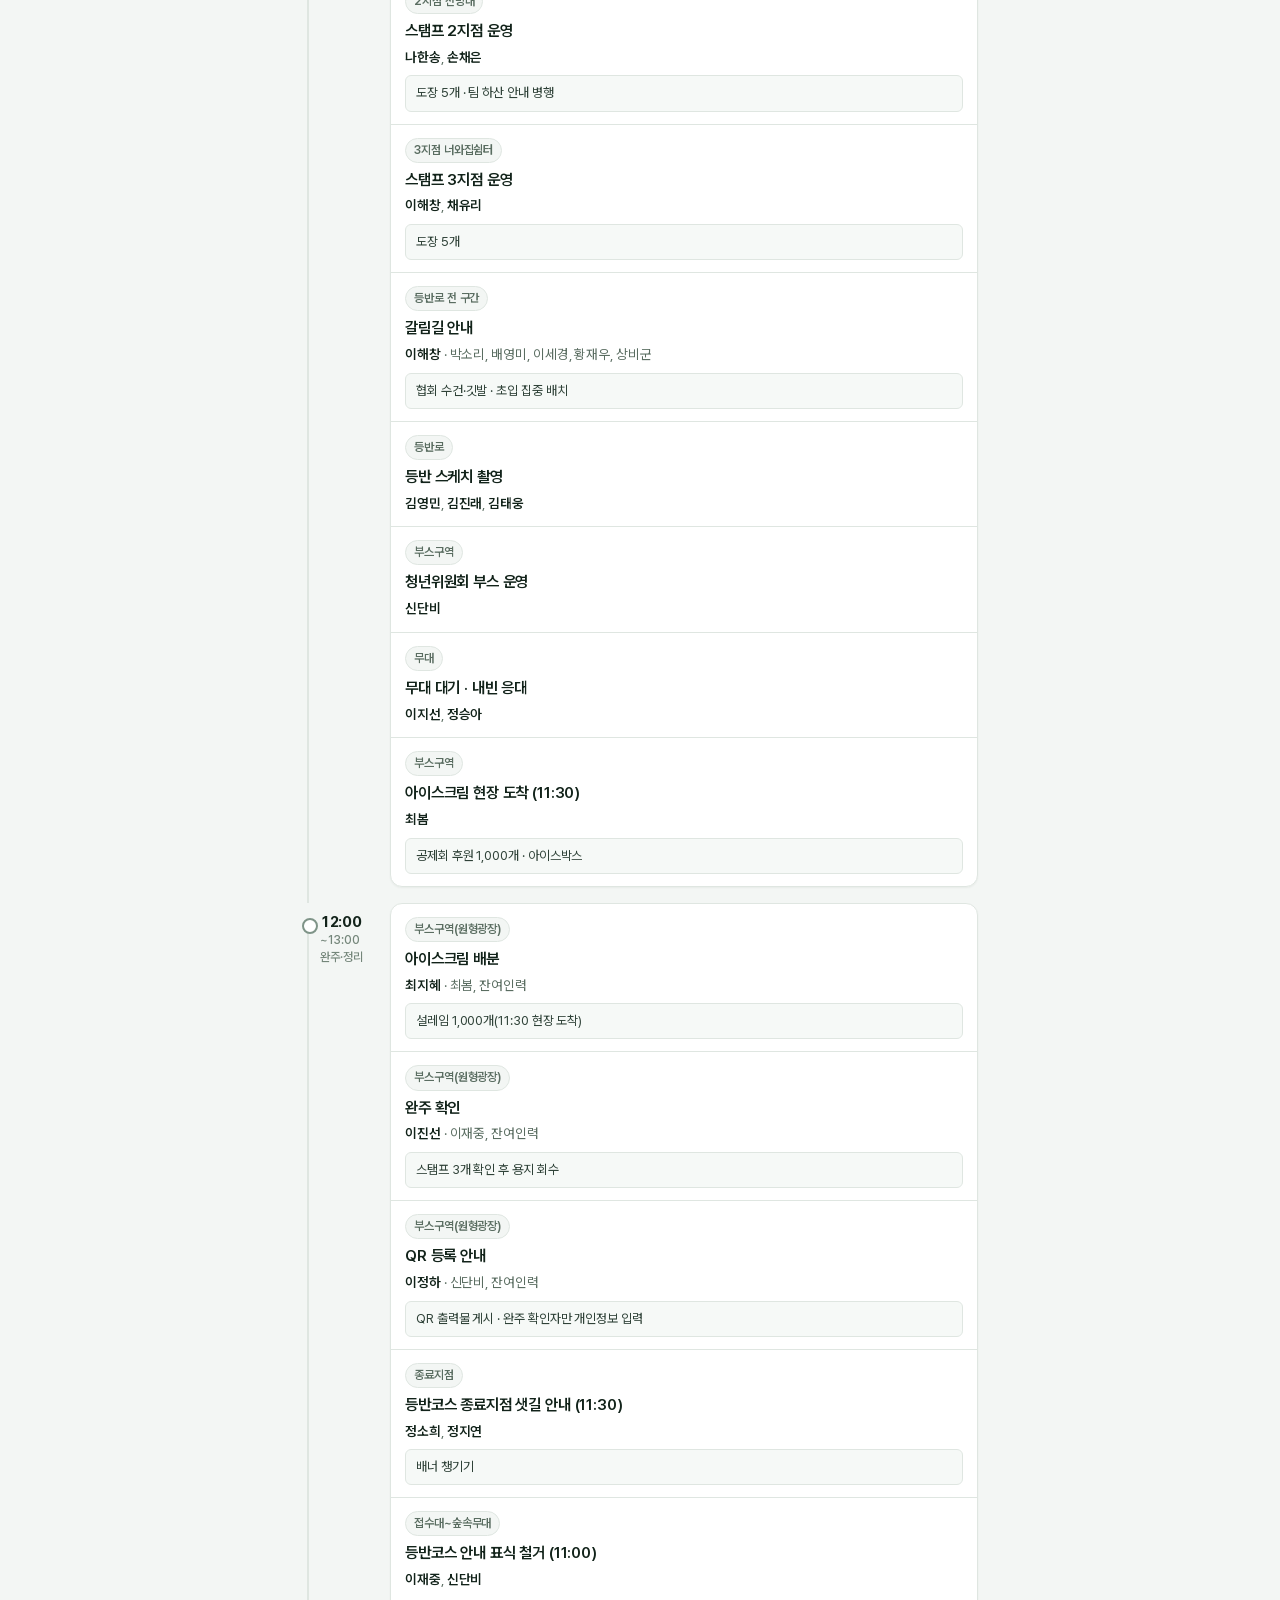
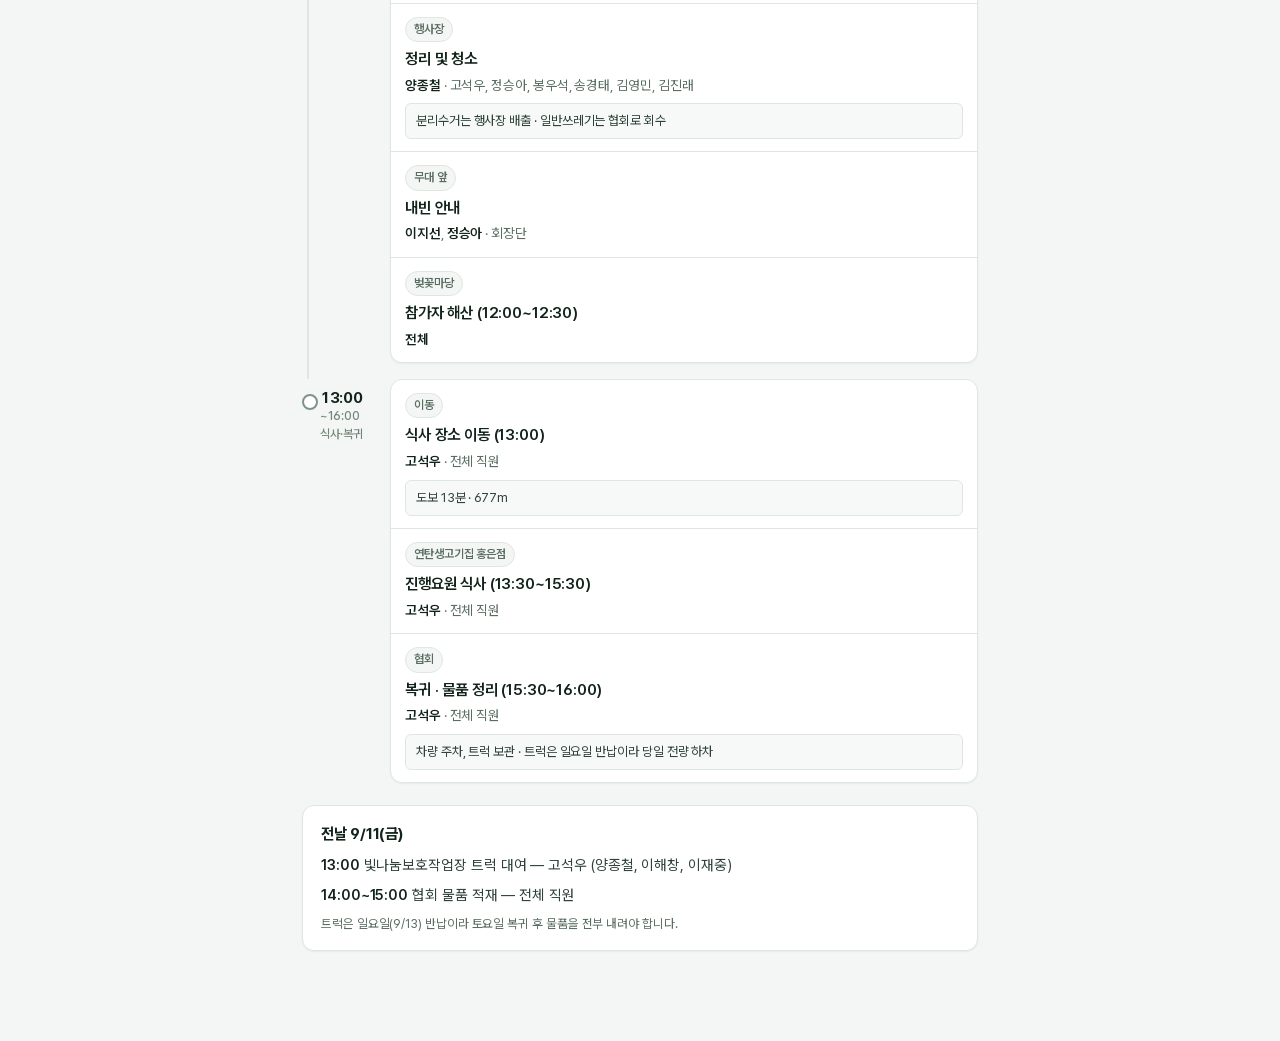
<file: public/guide.html>
<!DOCTYPE html>
<html lang="ko">
<head>
<meta charset="utf-8" />
<meta name="viewport" content="width=device-width, initial-scale=1, viewport-fit=cover" />
<title>9/12 당일 안내 · 2026 서울사회복지사 등반대회</title>
<meta name="theme-color" content="#1e7a4b" />
<meta name="robots" content="noindex, nofollow" />
<link rel="preload" href="fonts/pretendardvariable-dynamic-subset.css" as="style" />
<link rel="stylesheet" href="theme.css" />
<style>
main{padding:0 var(--pad)}
section[data-view]{display:none}
section[data-view].on{display:block}
.wrap{padding-bottom:calc(var(--nav) + 28px + env(safe-area-inset-bottom))}
html{scroll-padding-top:150px}
.dday{display:inline-flex;flex-direction:column;align-items:flex-end;gap:3px}
.dday small{font-size:11.5px;color:var(--faint);font-weight:500}
.hdr-right{display:flex;flex-direction:column;align-items:flex-end;gap:7px}
.hdr-links{display:flex;gap:6px}
.backlink{display:inline-flex;align-items:center;gap:5px;font-size:12.5px;font-weight:600;color:var(--accent);text-decoration:none;background:var(--card);border:1px solid var(--accent-line);border-radius:999px;padding:5px 11px;white-space:nowrap;box-shadow:var(--shadow)}
.backlink:hover{background:var(--accent-soft)}
.backlink svg{width:14px;height:14px;stroke:currentColor;fill:none;stroke-width:2;stroke-linecap:round;stroke-linejoin:round}
.backlink:focus-visible{outline:2px solid var(--accent);outline-offset:2px}
.backlink.edit{font-family:inherit;cursor:pointer}
body.editing .backlink.edit{background:var(--accent);border-color:var(--accent);color:#fff}
.editbar{margin-top:10px;background:var(--accent-soft);border:1px solid var(--accent-line);border-radius:var(--r-sm);padding:8px 11px;font-size:13px;font-weight:600;color:var(--accent-ink);display:none;align-items:center;gap:8px;flex-wrap:wrap}
body.editing .editbar{display:flex}
.editbar b{font-weight:700}
.ebtns{display:none;gap:5px;margin-top:9px;flex-wrap:wrap}
body.editing .ebtns{display:flex}
.ebtn{appearance:none;cursor:pointer;font-family:inherit;font-size:12.5px;font-weight:600;color:var(--text);background:var(--card);border:1px solid var(--line-2);border-radius:6px;padding:4px 10px;min-height:32px}
.ebtn:hover{background:var(--card-2)}
.ebtn.pri{background:var(--accent);border-color:var(--accent);color:#fff}
.ebtn.del{border-color:#fecaca;color:var(--danger)}
.ebtn:focus-visible{outline:2px solid var(--accent);outline-offset:2px}
.efld{width:100%;font-family:inherit;font-size:14px;color:var(--ink);background:var(--card);border:1px solid var(--line-2);border-radius:6px;padding:7px 9px;min-height:38px;margin-top:5px}
.efld:focus-visible{outline:2px solid var(--accent);outline-offset:-1px;border-color:var(--accent)}
.elab{display:block;font-size:11.5px;font-weight:600;color:var(--muted);margin-top:9px}
.eform{padding:2px 0 4px}
.addwrap{display:none;margin-top:8px}
body.editing .addwrap{display:block}
body.editing .slot .sv{cursor:pointer}
body.editing .slot .sv::after{content:"수정";font-size:11px;font-weight:600;color:var(--accent);margin-left:8px}
body.editing .cue li{cursor:pointer}
body.editing .tt .h{cursor:pointer;text-decoration:underline;text-decoration-style:dotted;text-underline-offset:3px}
.toast{position:fixed;left:50%;bottom:calc(var(--nav) + 16px + env(safe-area-inset-bottom));transform:translateX(-50%) translateY(8px);background:var(--ink);color:#fff;padding:11px 16px;border-radius:10px;font-size:14px;font-weight:600;opacity:0;pointer-events:none;transition:opacity .18s,transform .18s;z-index:50;max-width:88vw;text-align:center;box-shadow:0 6px 20px rgba(18,35,26,.2)}
.toast.show{opacity:1;transform:translateX(-50%) translateY(0)}
.toast.bad{background:var(--danger)}
.toast.good{background:var(--accent)}
.nav{grid-template-columns:repeat(5,1fr)}


.wrap{max-width:720px;margin:0 auto;padding-bottom:calc(var(--nav) + 28px + env(safe-area-inset-bottom))}

.mebar{margin-top:11px;display:flex;gap:8px;align-items:center}
.mebar label{font-size:12px;font-weight:600;color:var(--muted);white-space:nowrap}
.now-strip{
  margin-top:10px;background:var(--now-soft);color:var(--now);border:1px solid var(--now-line);border-radius:var(--r-sm);
  padding:7px 11px;font-size:12.5px;font-weight:600;display:none;align-items:center;gap:8px
}
.now-strip::before{content:"";width:8px;height:8px;border-radius:99px;background:var(--now);box-shadow:0 0 0 3px var(--now-line);flex:0 0 auto}
.now-strip.show{display:flex}
.now-strip b{font-weight:800;font-variant-numeric:tabular-nums}

/* 공통 */
main{padding:0 var(--pad)}
section[data-view]{display:none}
section[data-view].on{display:block}
.tools{display:flex;gap:8px;align-items:center;flex-wrap:wrap;margin-top:14px}
.hint{font-size:12px;color:var(--faint);margin:8px 2px 0}

/* 타임라인 (레일) */
.tblock{margin-top:16px;display:grid;grid-template-columns:78px 1fr;gap:10px;position:relative}
.tblock::before{content:"";position:absolute;left:5px;top:22px;bottom:-16px;width:2px;background:var(--line)}
.tblock:last-of-type::before{display:none}
.tt{position:relative;padding:10px 0 0 18px;align-self:start;position:sticky;top:132px}
.tt::before{content:"";position:absolute;left:0;top:15px;width:12px;height:12px;border-radius:99px;background:var(--card);border:2px solid var(--line-2)}
.tt .h{font-size:15px;font-weight:700;letter-spacing:-.02em;font-variant-numeric:tabular-nums;line-height:1.2}
.tt small{display:block;font-size:12px;font-weight:500;color:var(--faint);margin-top:2px;line-height:1.3;word-break:keep-all}
.tblock.now .tt::before{background:var(--now);border-color:var(--now);box-shadow:0 0 0 4px var(--now-soft)}
.tblock.now .tt .h{color:var(--now)}
.tt .nowtag{display:inline-block;background:var(--now);color:#fff;font-size:10px;font-weight:700;border-radius:999px;padding:2px 7px;margin-top:6px}
.items{list-style:none;margin:0;padding:0;background:var(--card);border:1px solid var(--line);border-radius:var(--r);overflow:hidden;box-shadow:var(--shadow)}
.items li{border-top:1px solid var(--line);padding:12px 14px;position:relative}
.items li:first-child{border-top:0}
.items li.mine{background:var(--accent-soft)}
.items li.mine::after{content:"내 담당";position:absolute;right:12px;top:12px;font-size:11px;font-weight:700;color:var(--accent-ink);background:#fff;border:1px solid var(--accent-line);border-radius:999px;padding:2px 8px}
.items li.mine .task{padding-right:64px}
.place{display:inline-block;font-size:12px;font-weight:600;color:var(--muted);background:var(--bg);border:1px solid var(--line);border-radius:999px;padding:2px 8px;margin-bottom:6px}
.task{font-size:15.5px;font-weight:600;letter-spacing:-.01em;word-break:keep-all;line-height:1.4}
.who{font-size:13.5px;color:var(--muted);margin-top:5px;line-height:1.6}
.who b{color:var(--ink);font-weight:600}
.who .me{color:var(--accent);font-weight:700}
.note{font-size:13px;color:var(--text);margin-top:7px;padding:7px 10px;background:var(--card-2);border:1px solid var(--line);border-radius:6px;line-height:1.55}

/* 사람별 */
.people{display:flex;gap:6px;flex-wrap:wrap;margin-top:10px}
.pchip{
  appearance:none;border:1px solid var(--line);background:var(--card);color:var(--text);cursor:pointer;
  border-radius:999px;padding:7px 13px;font-family:inherit;font-size:14px;font-weight:500;min-height:34px;box-shadow:var(--shadow)
}
.pchip[aria-pressed="true"]{background:var(--ink);border-color:var(--ink);color:#fff}
.pchip:focus-visible{outline:2px solid var(--accent);outline-offset:2px}
.pgroup{font-size:11.5px;font-weight:600;color:var(--faint);margin:16px 2px 0;letter-spacing:.02em}
.pickbar{display:flex;align-items:center;justify-content:space-between;gap:10px;margin-top:14px;background:var(--card);border:1px solid var(--line);border-radius:var(--r);padding:12px 14px;box-shadow:var(--shadow)}
.pickname{font-size:17px;font-weight:700;letter-spacing:-.02em;display:flex;align-items:center;gap:10px}
.pickname::before{content:attr(data-initial);width:32px;height:32px;border-radius:99px;background:var(--accent-soft);color:var(--accent);font-size:13px;font-weight:700;display:grid;place-items:center;border:1px solid var(--accent-line)}
.matrix{display:grid;gap:8px;margin-top:10px}
.slot{background:var(--card);border:1px solid var(--line);border-radius:var(--r);padding:12px 14px;display:grid;grid-template-columns:82px 1fr;gap:12px;box-shadow:var(--shadow)}
.slot.now{border-color:var(--now-line);background:var(--now-soft)}
.slot .st{font-size:13px;font-weight:700;font-variant-numeric:tabular-nums;letter-spacing:-.02em;line-height:1.3}
.slot.now .st{color:var(--now)}
.slot .st small{display:block;font-size:11px;font-weight:500;color:var(--faint)}
.slot .sv{font-size:15px;font-weight:500;word-break:keep-all;color:var(--ink)}
.slot .sv.none{color:var(--faint);font-weight:400}
.slot .sv i{display:block;font-style:normal;padding-left:12px;position:relative}
.slot .sv i::before{content:"";position:absolute;left:0;top:9px;width:5px;height:5px;border-radius:99px;background:var(--accent)}
.slot .sv i+i{margin-top:4px}

/* 개회식 */
.cue{list-style:none;margin:14px 0 0;padding:0;background:var(--card);border:1px solid var(--line);border-radius:var(--r);overflow:hidden;box-shadow:var(--shadow)}
.cue li{display:grid;grid-template-columns:56px 1fr;gap:12px;padding:12px 14px;border-top:1px solid var(--line)}
.cue li:first-child{border-top:0}
.cue .ct{font-size:13px;font-weight:700;font-variant-numeric:tabular-nums;letter-spacing:-.02em;color:var(--accent);padding-top:2px}
.cue .cn{font-size:15.5px;font-weight:600}
.cue .cw{font-size:13.5px;color:var(--muted);margin-top:3px}
.seat{display:grid;grid-template-columns:repeat(3,1fr);gap:6px;margin-top:10px}
.seat div{background:var(--bg);border:1px solid var(--line);border-radius:var(--r-sm);padding:10px 6px;text-align:center;font-size:12.5px;font-weight:600;color:var(--text)}
.seat div.c{background:var(--accent-soft);border-color:var(--accent-line);color:var(--accent-ink)}
.seat div small{display:block;font-size:11px;font-weight:500;color:var(--faint);margin-top:2px}
.seat div.c small{color:var(--accent);opacity:.8}
.gcat{font-size:11.5px;font-weight:700;color:var(--muted);margin:14px 0 6px;display:flex;align-items:center;gap:8px}
.gcat:first-child{margin-top:2px}
.gcat span{flex:1;height:1px;background:var(--line)}
.glist{list-style:none;margin:0;padding:0}
.glist li{display:grid;grid-template-columns:66px 1fr;gap:10px;padding:6px 0;border-top:1px solid var(--line);font-size:13.5px;align-items:baseline}
.glist li:first-child{border-top:0}
.glist b{font-weight:700;font-size:14.5px;letter-spacing:-.01em;white-space:nowrap}
.glist span{color:var(--muted);word-break:keep-all}
body.editing .glist li:not(.gedit){cursor:pointer}
body.editing .glist li:not(.gedit) b::after{content:"✎";font-size:11px;color:var(--accent);margin-left:5px;font-weight:400}
.glist li.gedit{display:block;background:var(--accent-soft);border-radius:8px;padding:4px 10px 10px;margin:6px 0}

/* 장소 */
.route{display:flex;flex-wrap:wrap;gap:6px;align-items:center;margin-top:8px}
.route span{background:var(--bg);border:1px solid var(--line);border-radius:999px;padding:5px 11px;font-size:12.5px;font-weight:600;color:var(--text)}
.route span.stamp{background:var(--ok-soft);border-color:var(--ok-line);color:var(--accent-ink)}
.route i{font-style:normal;color:var(--faint);font-size:12px}
.booths{list-style:none;margin:10px 0 0;padding:0;display:grid;gap:6px}
.booths li{display:grid;grid-template-columns:26px 1fr auto;gap:10px;align-items:center;font-size:14.5px;padding:9px 11px;background:var(--bg);border:1px solid var(--line);border-radius:var(--r-sm);font-weight:500}
.booths li b{font-size:11px;font-weight:700;color:var(--muted);background:var(--card);border:1px solid var(--line);border-radius:6px;height:22px;display:grid;place-items:center}
.booths li em{font-style:normal;font-size:11.5px;color:var(--muted);font-weight:500}
.booths li.rc{background:var(--accent-soft);border-color:var(--accent-line)}
.booths li.rc b{color:var(--accent);border-color:var(--accent-line)}
.booths li.rc em{color:var(--accent-ink);font-weight:600}
.kv{width:100%;border-collapse:collapse;margin-top:8px;font-size:14.5px}
.kv td{padding:8px 0;border-top:1px solid var(--line);vertical-align:top;color:var(--text)}
.kv tr:first-child td{border-top:0}
.kv td:first-child{color:var(--muted);width:34%;font-weight:600;padding-right:10px}
.steps{list-style:none;margin:8px 0 0;padding:0;counter-reset:s}
.steps li{position:relative;padding:7px 0 7px 30px;font-size:14.5px;color:var(--text);counter-increment:s;word-break:keep-all}
.steps li b{color:var(--ink);font-weight:600}
.steps li::before{content:counter(s);position:absolute;left:0;top:7px;width:20px;height:20px;border-radius:99px;background:var(--accent-soft);color:var(--accent);border:1px solid var(--accent-line);font-size:11px;font-weight:700;display:grid;place-items:center}

/* 연락망 */
.contact{width:100%;border-collapse:collapse;margin-top:8px;font-size:14.5px}
.contact th{font-size:11px;font-weight:600;color:var(--faint);text-align:left;padding:4px 0 8px;letter-spacing:.02em}
.contact td{padding:9px 0;border-top:1px solid var(--line);vertical-align:top}
.contact td:first-child{font-weight:600;color:var(--muted)}
.contact td.r1{color:var(--ink);font-weight:600}
.contact td.r2,.contact td.r3{color:var(--muted)}

</style>
</head>
<body>
<div class="wrap">
  <header class="hdr">
    <div class="brand">
      <h1>9/12(토) 당일 안내<span>2026 서울사회복지사 등반대회</span></h1>
      <div class="hdr-right">
        <div class="dday" id="dday"></div>
        <div class="hdr-links">
          <a class="backlink" href="./">
            <svg viewBox="0 0 24 24"><path d="M9 11l3 3 7-7"/><path d="M20 12v7a1 1 0 0 1-1 1H5a1 1 0 0 1-1-1V5a1 1 0 0 1 1-1h9"/></svg>
            체크리스트
          </a>
          <button class="backlink edit" id="editToggle" type="button" aria-pressed="false">
            <svg viewBox="0 0 24 24"><path d="M12 20h9"/><path d="M16.5 3.5a2.1 2.1 0 0 1 3 3L7 19l-4 1 1-4z"/></svg>
            <span id="editLabel">편집</span>
          </button>
        </div>
      </div>
    </div>
    <div class="mebar">
      <label for="me">내 이름</label>
      <select id="me" class="field"><option value="">선택하면 내 업무가 표시됩니다</option></select>
    </div>
    <div class="now-strip" id="nowStrip"></div>
    <div class="editbar" id="editBar"><b>편집 모드</b><span>고친 내용은 바로 시트에 저장됩니다</span></div>
  </header>

  <main>
    <!-- 타임라인 -->
    <section data-view="time" class="on">
      <div class="tools">
        <label class="chip"><input type="checkbox" id="onlyMine" disabled />내 업무만</label>
        <span class="hint" style="margin:0 0 0 auto;font-size:13px;color:var(--faint)">굵은 이름이 총괄</span>
      </div>
      <div id="timeline"></div>
      <div class="card" style="margin-top:22px">
        <h2>전날 9/11(금)</h2>
        <p><b>13:00</b> 빛나눔보호작업장 트럭 대여 — 고석우 (양종철, 이해창, 이재중)</p>
        <p><b>14:00~15:00</b> 협회 물품 적재 — 전체 직원</p>
        <p style="margin-top:8px;font-size:12.5px;color:var(--muted)">트럭은 일요일(9/13) 반납이라 토요일 복귀 후 물품을 전부 내려야 합니다.</p>
      </div>
    </section>

    <!-- 사람별 -->
    <section data-view="person">
      <div id="people"></div>
      <div id="personBody"></div>
    </section>

    <!-- 개회식 -->
    <section data-view="cue">
      <ol class="cue" id="cue"></ol>
      <div class="card">
        <h2>내빈석 배치 <small>무대 정면 기준</small></h2>
        <div class="seat">
          <div>김연은<small>연대회의 상임대표</small></div>
          <div class="c">오세훈<small>서울특별시장</small></div>
          <div>곽경인<small>협회장</small></div>
        </div>
        <p style="margin-top:10px">사회 조은정 부위원장(좌) · 축사석 중앙 · 참여자석 3열. 시장님은 내빈석 중앙에 착석합니다.</p>
      </div>
      <div class="card">
        <h2>주관 단체</h2>
        <div id="hosts"></div>
      </div>
      <div class="card">
        <h2>주요 내빈 <small id="guestCount"></small></h2>
        <div id="guests"></div>
      </div>
      <div class="card">
        <h2>진행 유의</h2>
        <p>국기에 대한 경례만 하고 애국가는 생략합니다.</p>
        <p>축사·환영사·연대사는 사회자 카드 순서를 따릅니다. 개회식 영상 촬영은 이재중.</p>
        <p>경품추첨은 오세훈 시장님이 1등(1명)과 4등(약 100명)을 뽑습니다. 경품전달 이정하, 수령증 서명 양종철.</p>
        <p>기념촬영(단체사진) 후 09:40 등반을 시작합니다. 선발대는 08:15에 먼저 출발합니다.</p>
      </div>
    </section>

    <!-- 장소 -->
    <section data-view="place">
      <div class="card">
        <h2>등반코스 <small>약 7km · 120분 · 원점회귀</small></h2>
        <div class="route">
          <span>벚꽃마당</span><i>→</i>
          <span class="stamp">1 숲속무대</span><i>→</i>
          <span>능안정</span><i>→</i>
          <span class="stamp">2 전망대</span><i>→</i>
          <span class="stamp">3 너와집쉼터</span><i>→</i>
          <span>북카페쉼터</span><i>→</i>
          <span>벚꽃마당</span>
        </div>
        <table class="kv">
          <tr><td>1지점 숲속무대</td><td>유예리, 김도현 · 도장 5개(몰림 예상)</td></tr>
          <tr><td>2지점 전망대</td><td>나한송, 손채은 · 도장 3~5개, 하산 안내 병행</td></tr>
          <tr><td>3지점 너와집쉼터</td><td>이해창, 채유리 · 도장 3~5개</td></tr>
          <tr><td>갈림길</td><td>박소리, 배영미, 이세경, 황재우, 상비군 · 초록 손수건·깃발, 초입 집중</td></tr>
          <tr><td>철수 동선</td><td>아래팀은 1→2→3지점으로 올라가며, 위팀은 내려오며 표식·쓰레기 수거 후 중간 합류, 전원 도보 하산</td></tr>
        </table>
      </div>

      <div class="card">
        <h2>부스 배치 <small>통행로 좌 → 우</small></h2>
        <ul class="booths">
          <li><b>1</b>지역아동센터<em>직능·간식</em></li>
          <li><b>2</b>정신재활시설<em>직능·간식</em></li>
          <li><b>3</b>키움센터<em>직능·간식</em></li>
          <li><b>4</b>직장갑질119<em>박유빈</em></li>
          <li><b>5</b>권익지원센터<em>이재홍 센터장</em></li>
          <li><b>6</b>열매 만남존 · 포토존<em>정지연</em></li>
          <li><b>7</b>청년위원회<em>신단비</em></li>
          <li class="rc"><b>8</b>접수대 2<em>정소희</em></li>
          <li class="rc"><b>9</b>접수대 1<em>이진선</em></li>
          <li><b>10</b>공정위원회 · 최전방<em>고석우</em></li>
        </ul>
        <p style="margin-top:10px;font-size:12.5px;color:var(--muted)">접수대는 테이블 4개(접수 3 + 총괄 1), 공항처럼 한 줄로 세운 뒤 1·2·3번으로 나눕니다. 공정위원회 부스는 관리사무소 인접 최전방이라 대기줄에 가리지 않게 배치합니다. 어린이 이벤트·아이스크림·완주 QR은 접수대가 아니라 부스구역 원형광장에서 진행합니다.</p>
      </div>

      <div class="card">
        <h2>시장님 동선 <small>차량 2대</small></h2>
        <ol class="steps">
          <li><b>하차·영접</b> — 안산공원관리사무소 앞. 복지기획관, 곽경인 회장, 회장단</li>
          <li><b>도보 이동</b> — 연희숲속쉼터 벚꽃마당까지 약 200m</li>
          <li><b>방명록 작성</b> — 접수대</li>
          <li><b>좌석 착석</b> — 개회식 참석, 내빈석 중앙</li>
          <li><b>축사</b> — 09:10~09:15</li>
          <li><b>경품 추첨</b> — 1등(1명) 직접 추첨, 이어서 4등(약 100명)</li>
          <li><b>기념촬영</b> — 단체사진</li>
          <li><b>퇴장·환송</b> — 복지기획관, 곽경인 회장, 회장단. 관리사무소 앞 탑승</li>
        </ol>
      </div>

      <div class="card">
        <h2>차량·주차</h2>
        <table class="kv">
          <tr><td>대여 트럭</td><td>서대문구청 · 운전 고석우</td></tr>
          <tr><td>협회 카니발</td><td>서대문구청 · 운전 정승아</td></tr>
          <tr><td>스파크</td><td>구청 → 자연사박물관 → 폭포공원 · 운전 이지선</td></tr>
          <tr><td>음향업체</td><td>자연사박물관 → 폭포공원 → 송죽원</td></tr>
          <tr><td>출발</td><td>협회 06:10</td></tr>
        </table>
        <p style="margin-top:8px;font-size:12.5px;color:var(--muted)">구청은 주말 주민 이용으로 일찍 찰 수 있습니다. 시장님 차량 2대 배정 확인 후 협회 차량은 대안 부지로 바로 이동합니다.</p>
      </div>

      <div class="card">
        <h2>식사</h2>
        <table class="kv">
          <tr><td>장소</td><td>연탄생고기집 홍은점</td></tr>
          <tr><td>주소</td><td>서대문구 모래내로 343 1층</td></tr>
          <tr><td>이동</td><td>13:00 출발 · 도보 13분(677m) · 고석우 인솔</td></tr>
          <tr><td>식사</td><td>13:30~15:30</td></tr>
        </table>
      </div>
    </section>

    <!-- 연락망 -->
    <section data-view="contact">
      <div class="card">
        <h2>구역별 연락 순위</h2>
        <table class="contact">
          <thead><tr><th>구역</th><th>1순위</th><th>2순위</th><th>3순위</th></tr></thead>
          <tbody>
            <tr><td>접수대</td><td class="r1">이진선</td><td class="r2">이정하</td><td class="r3">고석우</td></tr>
            <tr><td>무대</td><td class="r1">이정하</td><td class="r2">고석우</td><td class="r3">양종철</td></tr>
            <tr><td>등반로</td><td class="r1">고석우</td><td class="r2">양종철</td><td class="r3">–</td></tr>
            <tr><td>음향</td><td class="r1">이재중</td><td class="r2">양종철</td><td class="r3">–</td></tr>
            <tr><td>사진</td><td class="r1">스탭</td><td class="r2">고석우</td><td class="r3">–</td></tr>
            <tr><td>연대회의</td><td class="r1">이진선</td><td class="r2">고석우</td><td class="r3">정승아</td></tr>
            <tr><td>함께하는 단체</td><td class="r1">고석우</td><td class="r2">신단비</td><td class="r3">–</td></tr>
          </tbody>
        </table>
        <p style="margin-top:10px;font-size:12.5px;color:var(--muted)">전화번호는 단체 카톡방 공지와 별도 문서로 확인합니다. 사진 스탭 소통은 고석우, 상비군 소통은 이해창.</p>
      </div>
      <div class="card">
        <h2>판단 순서</h2>
        <p>1차 고석우 과장 · 양종철 팀장 → 2차 정승아 부장. 접수대 현장 판단은 팀장이 바로 결정합니다.</p>
        <p>위급 상황은 119 먼저, 그다음 카톡방 공유. 상비약은 접수대·무대·각 지점에 있습니다.</p>
        <p>진행 상황(도착, 접수 마감, 출발 등)은 단체 카톡방에 올리고 읽으면 반응 이모지를 남깁니다.</p>
      </div>
      <div class="card">
        <h2>기억할 숫자</h2>
        <table class="kv">
          <tr><td>참가</td><td>사전접수 1,470명 · 현장 포함 1,500명 예상</td></tr>
          <tr><td>손수건</td><td>1,500개 (신판 800 + 구판 500 + 필환경 200) · 소진 시 안내</td></tr>
          <tr><td>생수</td><td>1,800개 (청밀)</td></tr>
          <tr><td>아이스크림</td><td>1,000개 (공제회) · 11:30 도착</td></tr>
          <tr><td>문화상품권</td><td>100장 · 어린이(중고생 포함)</td></tr>
          <tr><td>김밥</td><td>80줄 · 07:30~08:00 도착 · 1인 1줄</td></tr>
          <tr><td>스탬프 용지</td><td>1,500장 · 도장 15개</td></tr>
        </table>
      </div>
    </section>
  </main>
</div>

<nav class="nav" role="tablist">
  <button role="tab" data-v="time" aria-selected="true"><svg viewBox="0 0 24 24"><circle cx="12" cy="12" r="9"/><path d="M12 7v5l3 2"/></svg><span>타임라인</span></button>
  <button role="tab" data-v="person" aria-selected="false"><svg viewBox="0 0 24 24"><circle cx="12" cy="8" r="4"/><path d="M4 20c0-4 3.6-6 8-6s8 2 8 6"/></svg><span>내 업무</span></button>
  <button role="tab" data-v="cue" aria-selected="false"><svg viewBox="0 0 24 24"><path d="M8 6h12M8 12h12M8 18h12"/><circle cx="4" cy="6" r="1"/><circle cx="4" cy="12" r="1"/><circle cx="4" cy="18" r="1"/></svg><span>개회식</span></button>
  <button role="tab" data-v="place" aria-selected="false"><svg viewBox="0 0 24 24"><path d="M12 21s-6-5.3-6-11a6 6 0 0 1 12 0c0 5.7-6 11-6 11z"/><circle cx="12" cy="10" r="2.2"/></svg><span>장소</span></button>
  <button role="tab" data-v="contact" aria-selected="false"><svg viewBox="0 0 24 24"><path d="M5 4h4l2 5-2.5 1.5a11 11 0 0 0 5 5L15 13l5 2v4a2 2 0 0 1-2 2A16 16 0 0 1 3 6a2 2 0 0 1 2-2z"/></svg><span>연락</span></button>
</nav>
<div class="toast" id="toast" role="status"></div>

<script src="config.js"></script>
<script>
(function(){
  "use strict";

  /* ───────── 명단 ───────── */
  var GROUPS = [
    {name:"사무처", list:["이지선","정승아","고석우","이정하","양종철","이재중","이해창","채유리","신단비","이진선","정소희","최봄","최지혜","유예리","정지연","나한송","손채은","김도현"]},
    {name:"권익위원회", list:["조은정","허곤","홍영호","구본영","안보현","태혜영","박소리","배영미","이세경","황재우"]},
    {name:"스탭·연대회의", list:["이경원","김영민","김진래","김태웅","윤남","남성주","상비군","회장단","연대회의","권익위원회","잔여인력"]}
  ];
  var ALIAS = { "상비군":["김일훈","임효선","송경태","봉우석"] };

  /* ───────── 개인별 시간대 매트릭스 (07~08 / 08~10 / 10~12 / 12~13 / 13~16) ───────── */
  var SLOTS = [["07:00","08:00"],["08:00","10:00"],["10:00","12:00"],["12:00","13:00"],["13:00","16:00"]];
  var MATRIX = {
    "이지선":["무대 세팅","의전(입구) / 개회식 준비·진행","무대 대기","내빈 안내","스파크 운전 / 식사·물품 정리"],
    "정승아":["인력배치·스탭관리","의전 / 내빈 전담 배정 확인","내빈 응대","내빈 안내","카니발 운전 / 식사·물품 정리"],
    "고석우":["집결 총괄","개회식 지원 / 이슈파이팅 부스(공정위원회)","등반로 연락 총괄","정리·청소","트럭 운전 / 식사 인솔·물품 정리"],
    "이정하":["무대 세팅","사전행사·개회식 / 경품 이벤트 지원","-","완주 확인·QR 등록","식사·물품 정리"],
    "양종철":["음향업체 관리","음향라인 통로 확보 / 경품 실물 전시 / 현수막 거치 / 수령증 서명","-","QR 등록 안내 / 정리·청소","식사·물품 정리"],
    "이재중":["업체 관리 지원","경품 실물 전시 / 현수막 거치 / 개회식 영상 촬영","-","등반코스 안내 표식 철거","식사·물품 정리"],
    "이해창":["시작점 배너 설치","스탭관리 지원 / 선발대 출발 인솔","스탬프 3지점 / 갈림길 안내 총괄","철수 합류","식사·물품 정리"],
    "채유리":["시작점 배너 설치","선발대","스탬프 3지점 운영","철수 합류","식사·물품 정리"],
    "신단비":["청년위원회 부스 준비","함께하는 단체 관리 / 청년위원회 부스","청년위원회 부스 운영","등반코스 안내 표식 철거","식사·물품 정리"],
    "이진선":["접수대 세팅 / 노트북·명단 조회","접수대 1 총괄·운영 / 경품 배부","-","완주 확인(스탬프 확인·용지 회수)","식사·물품 정리"],
    "정소희":["접수대 세팅 / 노트북 세팅","접수대 2 총괄·운영 / 현장접수 처리 / 경품 배부","-","종료지점 샛길 안내","식사·물품 정리"],
    "최봄":["접수대 세팅 / 번호 표지·줄 유도선","접수대 접수 / 어린이 이벤트","어린이 이벤트 · 아이스크림 도착 대기(11:30)","기념품·경품 배부 지원","식사·물품 정리"],
    "최지혜":["접수대 세팅 / 번호 표지·줄 유도선","접수대 접수 / 어린이 이벤트 지원","-","아이스크림 배분","식사·물품 정리"],
    "유예리":["접수대 세팅","선발대","스탬프 1지점 운영","철수 합류","식사·물품 정리"],
    "정지연":["무대 세팅","행사 사진 촬영 총괄(열매존 인근)","-","종료지점 샛길 안내","식사·물품 정리"],
    "나한송":["접수대 세팅","선발대","스탬프 2지점 운영","철수 합류","식사·물품 정리"],
    "손채은":["접수대 세팅","선발대","스탬프 2지점 운영","철수 합류","식사·물품 정리"],
    "김도현":["접수대 세팅","선발대","스탬프 1지점 운영","철수 합류","식사·물품 정리"],
    "조은정":["-","개회식 사회 / 국민의례 진행 / 경품 이벤트","-","-","-"],
    "허곤":["-","내빈 맞이","-","-","-"],
    "홍영호":["-","선발대 기수(1지점까지 인솔)","-","-","-"],
    "구본영":["-","접수대 협조","-","완주 확인·기념품 지원","-"],
    "안보현":["-","접수대 협조","-","완주 확인·기념품 지원","-"],
    "태혜영":["-","접수대 협조","-","완주 확인·기념품 지원","-"],
    "박소리":["-","선발대","갈림길 안내","-","-"],
    "배영미":["-","선발대","갈림길 안내","-","-"],
    "이세경":["-","선발대","갈림길 안내","-","-"],
    "황재우":["-","선발대","갈림길 안내","-","-"],
    "이경원":["-","사전행사 진행 / 경품 이벤트 진행","-","-","-"],
    "김영민":["-","개회식·스케치·전체 촬영(시장·주요내빈 스냅)","등반 스케치 촬영","정리 지원","-"],
    "김진래":["-","개회식·전체·단체사진 촬영","등반 스케치 촬영","정리 지원","-"],
    "김태웅":["-","회원·스케치 촬영","등반 스케치 촬영","-","-"],
    "윤남":["-","수어 통역","-","-","-"],
    "상비군":["현수막 거치","음향라인 통로 확보 지원","갈림길 안내","등반코스 안내 표식 철거 / 청소","-"],
    "회장단":["-","회원 맞이 · 내빈 의전(관리사무소 앞 대기)","-","내빈 안내","-"],
    "연대회의":["접수대 세팅","접수인원 관리 / 기념품·경품 배부","-","아이스크림 배부","-"]
  };

  /* ───────── 타임라인 ───────── */
  var TL = [
    {t:"07:00~08:00", s:"07:00", e:"08:00", label:"집결·세팅", items:[
      {p:"벚꽃마당", task:"집결", lead:["고석우"], sub:["전체 직원"], note:"트럭 고석우 / 카니발 정승아(이정하) / 스파크 이지선(신단비, 채유리, 최봄)"},
      {p:"전체", task:"인력배치 · 스탭관리", lead:["정승아"], sub:["이해창"], note:"비상연락망 배부"},
      {p:"무대", task:"업체(음향) 관리", lead:["양종철"], sub:["이재중"], note:"음향 등 확인"},
      {p:"등반로", task:"시작점 배너 설치(3곳)", lead:["이해창"], sub:["채유리"], note:"물통 배너"},
      {p:"접수대", task:"접수대 세팅", lead:["이진선","정소희"], sub:["최봄","최지혜","유예리","나한송","손채은","김도현"], note:"테이블 4개 · 테이블별 주담당 이진선·정소희·최봄·최지혜"},
      {p:"접수대", task:"노트북 세팅 · 명단 조회 확인", lead:["이진선","정소희"], note:"조회 4대 + 예비 1대"},
      {p:"접수대", task:"번호 표지 부착, 줄 유도선 설치", lead:["최봄","최지혜"], note:"접수대 1·2·3·4 구분"},
      {p:"무대", task:"무대 세팅", lead:["이지선"], sub:["고석우","이정하","정지연"], note:"태극기·단상 2개·명패"},
      {p:"무대", task:"경품 실물 전시 세팅", lead:["양종철","이재중"], note:"철제테이블, 포장 없이 실물 전시"},
      {p:"무대", task:"현수막 거치", lead:["양종철"], sub:["이재중","상비군"]},
      {p:"부스", task:"청년위원회 부스 준비", lead:["신단비"]},
      {p:"전체", task:"김밥 도착(80줄) · 1인 1줄 배분", lead:["고석우"], note:"07:30~08:00 도착"}
    ]},
    {t:"08:00~08:30", s:"08:00", e:"08:30", label:"의전·선발대", items:[
      {p:"입구", task:"의전 및 의전관리", lead:["정승아"], sub:["회장단"], note:"부회장별 전담 의전"},
      {p:"입구", task:"선발대 출발 (08:15)", lead:["이해창"], sub:["유예리","김도현","나한송","손채은","채유리"], note:"1지점 유예리·김도현 / 2지점 나한송·손채은 / 3지점 이해창 / 배너설치 채유리"},
      {p:"등반로", task:"갈림길 배치", lead:["이해창"], sub:["남성주","송경태","봉우석","박소리","황재우","이세경","배영미"], note:"입구·주차 남성주·송경태 / 입구 갈림길 봉우석 / 등반 시작 입구 박소리 / 1~2지점 사이 황재우 / 2~3지점 사이 이세경·배영미"},
      {p:"무대 주변", task:"음향라인 통로 확보 (~10:00)", lead:["양종철"], sub:["상비군"], note:"입구 통로 지속 확보"}
    ]},
    {t:"08:30~09:00", s:"08:30", e:"09:00", label:"접수 시작", items:[
      {p:"접수대", task:"접수대 운영 (4조 16명 · ~10:00)", lead:["이진선","정소희"], sub:["최봄","최지혜","연대회의"], note:"조별 노트북 1 · 접수 1 · 기념품+물 2 — 1조 이진선 / 2조 최봄 / 3조 정소희 / 4조 최지혜, 각 조에 연대회의 배치"},
      {p:"접수대", task:"줄 안내", lead:["연대회의","권익위원회"], note:"4~7명"},
      {p:"무대", task:"개회식 준비", lead:["이지선"], sub:["고석우","이정하"], note:"사회 조은정 부위원장(권익위원회)"},
      {p:"무대", task:"사전행사 (08:30)", lead:["이경원"], sub:["양종철","이정하"], note:"5천원권 20장 준비"},
      {p:"부스", task:"이슈파이팅 부스 (공정위원회)", lead:["고석우"], note:"SNS 이벤트·서명"},
      {p:"부스", task:"함께하는 단체 관리 · 청년위원회 부스", lead:["신단비"]}
    ]},
    {t:"09:00~09:30", s:"09:00", e:"09:30", label:"개회식", items:[
      {p:"무대", task:"국민의례 (09:00)", lead:["조은정"], sub:["고석우","이정하"], note:"국기에 대한 경례만, 애국가 생략"},
      {p:"무대", task:"개회식 — 내빈소개·축사·환영사·연대사", lead:["이지선"], sub:["고석우","이정하","이재중"], note:"영상촬영 이재중 · 사회자 카드 참조"},
      {p:"무대", task:"수어 통역", lead:["윤남"]},
      {p:"전체", task:"사진촬영", lead:["정지연"], sub:["김영민","김진래","김태웅"], note:"정지연 열매존 근처 / 김영민·김진래·김태웅 개회식·스케치·전체"}
    ]},
    {t:"09:30~10:00", s:"09:30", e:"10:00", label:"경품·출발", items:[
      {p:"무대", task:"경품 이벤트 (09:30~09:36)", lead:["이경원"], sub:["양종철","이정하"], note:"오세훈 시장님 1등(1명) · 4등(약 100명) / 경품전달 이정하 · 수령증 서명 양종철"},
      {p:"무대", task:"기념촬영 (09:36~09:38)", lead:["이지선"], note:"단체사진"},
      {p:"무대→등반로", task:"주요 안내 및 등반 시작 (09:38~09:40)", lead:["이지선"], note:"안산 등반"},
      {p:"부스구역(원형광장)", task:"어린이 이벤트 · 문화상품권 5천원권", lead:["최봄"], sub:["최지혜"], note:"개회식 종료 후 · 담당자 머리띠 착용 · 수령자 손목 도장"}
    ]},
    {t:"10:00~12:00", s:"10:00", e:"12:00", label:"등반", items:[
      {p:"1지점 숲속무대", task:"스탬프 1지점 운영", lead:["유예리","김도현"], note:"지점 표지 게시 · 도장 5개"},
      {p:"2지점 전망대", task:"스탬프 2지점 운영", lead:["나한송","손채은"], note:"도장 5개 · 팀 하산 안내 병행"},
      {p:"3지점 너와집쉼터", task:"스탬프 3지점 운영", lead:["이해창","채유리"], note:"도장 5개"},
      {p:"등반로 전 구간", task:"갈림길 안내", lead:["이해창"], sub:["박소리","배영미","이세경","황재우","상비군"], note:"협회 수건·깃발 · 초입 집중 배치"},
      {p:"등반로", task:"등반 스케치 촬영", lead:["김영민","김진래","김태웅"]},
      {p:"부스구역", task:"청년위원회 부스 운영", lead:["신단비"]},
      {p:"무대", task:"무대 대기 · 내빈 응대", lead:["이지선","정승아"]},
      {p:"부스구역", task:"아이스크림 현장 도착 (11:30)", lead:["최봄"], note:"공제회 후원 1,000개 · 아이스박스"}
    ]},
    {t:"12:00~13:00", s:"12:00", e:"13:00", label:"완주·정리", items:[
      {p:"부스구역(원형광장)", task:"아이스크림 배분", lead:["최지혜"], sub:["최봄","잔여인력"], note:"설레임 1,000개(11:30 현장 도착)"},
      {p:"부스구역(원형광장)", task:"완주 확인", lead:["이진선"], sub:["이재중","잔여인력"], note:"스탬프 3개 확인 후 용지 회수"},
      {p:"부스구역(원형광장)", task:"QR 등록 안내", lead:["이정하"], sub:["신단비","잔여인력"], note:"QR 출력물 게시 · 완주 확인자만 개인정보 입력"},
      {p:"종료지점", task:"등반코스 종료지점 샛길 안내 (11:30)", lead:["정소희","정지연"], note:"배너 챙기기"},
      {p:"접수대~숲속무대", task:"등반코스 안내 표식 철거 (11:00)", lead:["이재중","신단비"]},
      {p:"행사장", task:"정리 및 청소", lead:["양종철"], sub:["고석우","정승아","봉우석","송경태","김영민","김진래"], note:"분리수거는 행사장 배출 · 일반쓰레기는 협회로 회수"},
      {p:"무대 앞", task:"내빈 안내", lead:["이지선","정승아"], sub:["회장단"]},
      {p:"벚꽃마당", task:"참가자 해산 (12:00~12:30)", lead:["전체"]}
    ]},
    {t:"13:00~16:00", s:"13:00", e:"16:00", label:"식사·복귀", items:[
      {p:"이동", task:"식사 장소 이동 (13:00)", lead:["고석우"], sub:["전체 직원"], note:"도보 13분 · 677m"},
      {p:"연탄생고기집 홍은점", task:"진행요원 식사 (13:30~15:30)", lead:["고석우"], sub:["전체 직원"]},
      {p:"협회", task:"복귀 · 물품 정리 (15:30~16:00)", lead:["고석우"], sub:["전체 직원"], note:"차량 주차, 트럭 보관 · 트럭은 일요일 반납이라 당일 전량 하차"}
    ]}
  ];

  var CUE = [
    ["09:00","개회 및 내빈소개","사회자 조은정 (권익위원회 부위원장) · 5분"],
    ["09:05","개회사","곽경인 (서울시사회복지사협회장) · 5분"],
    ["09:10","시장님 축사","오세훈 서울특별시장 · 5분"],
    ["09:15","축사","남인순 (국회 부의장) · 김경우 (서울시의회 보건복지위원장) · 6분"],
    ["09:21","환영사","박운기 (서대문구청장) · 3분"],
    ["09:24","연대사","김연은 (서울시사회복지시설연대회의 상임대표) · 3분"],
    ["09:27","회원축사","한양호, 박소영 (청년사회복지사) · 3분"],
    ["09:30","경품추첨","오세훈 시장님 1등(1명)·4등(약 100명) / 조은정 부위원장, 이경원 대표 진행 · 6분"],
    ["09:36","기념촬영","단체사진 · 2분"],
    ["09:38","안내 및 등반","주요 안내 및 안산 등반 · 2분"]
  ];

  var HOSTS = [
    ['H01', '곽경인', '사회복지사협회장 · 성수종합사회복지관장', '1'],
    ['H02', '김연은', '서울시 사회복지단체연대회의 회장 · 생명의전화종합사회복지관장', '2']
  ];

  var GUESTS = [
    ['G01', '서울시·국회·구청', '오세훈', '서울특별시장', '1'],
    ['G02', '서울시·국회·구청', '남인순', '국회 부의장 (더불어민주당, 송파구병) ※협회 회원', '2'],
    ['G03', '서울시·국회·구청', '김영호', '국회의원 (더불어민주당, 서대문구을)', '3'],
    ['G04', '서울시·국회·구청', '박운기', '서대문구 구청장', '4'],
    ['G05', '서울시의회', '김경우', '보건복지위원회 위원장', '5'],
    ['G06', '서울시의회', '이병도', '운영위원회 위원장 · 보건복지위원회 위원', '6'],
    ['G07', '서울시의회', '이승미', '보건복지위원회 위원', '7'],
    ['G08', '서울시의회', '함대건', '도시안전건설위원회 부위원장', '8'],
    ['G09', '유관기관·전임회장', '김병민', 'G3서울기획위원회 위원장', '9'],
    ['G10', '유관기관·전임회장', '장재구', '제11·12대 회장 (중앙사회복지관 관장)', '10'],
    ['G11', '유관기관·전임회장', '심정원', '제14·15대 회장 (성산종합사회복지관 관장)', '11'],
    ['G12', '유관기관·전임회장', '조남범', '서울시사회복지협의회 회장', '12'],
    ['G13', '유관기관·전임회장', '박병삼', '서울시사회복지행정연구회 회장', '13'],
    ['G14', '중앙협회', '조석영', '한국장애인복지관협회 회장', '14'],
    ['G15', '중앙협회', '조범기', '한국시니어클럽협회 회장', '15'],
    ['G16', '공동주최 단체 공동대표', '엄종숙', '서울시장애인복지시설협회 회장', '16'],
    ['G17', '공동주최 단체 공동대표', '최성남', '서울시정신재활시설협회 회장', '17'],
    ['G18', '공동주최 단체 공동대표', '김남용', '서울구립노인복지관협회 회장', '18'],
    ['G19', '서울시 사회복지 직능단체', '곽금봉', '서울시노인복지협회 회장', '19'],
    ['G20', '서울시 사회복지 직능단체', '신재원', '서울시노인복지관협회 회장', '20'],
    ['G21', '서울시 사회복지 직능단체', '장현준', '서울시재가노인복지협회 회장', '21'],
    ['G22', '서울시 사회복지 직능단체', '이소영', '서울시아동복지협회 회장', '22'],
    ['G23', '서울시 사회복지 직능단체', '권수정', '서울시한부모가족복지시설협회 회장', '23'],
    ['G24', '서울시 사회복지 직능단체', '최선자', '서울시장애인복지관협회 회장', '24'],
    ['G25', '서울시 사회복지 직능단체', '홍금화', '서울시장애인주간보호단기거주시설협회 회장', '25'],
    ['G26', '서울시 사회복지 직능단체', '이민규', '서울시장애인직업재활시설협회 회장', '26'],
    ['G27', '서울시 사회복지 직능단체', '장경환', '서울노숙인시설협회 회장', '27'],
    ['G28', '서울시 사회복지 직능단체', '이선화', '서울지역자활센터협회 회장', '28'],
    ['G29', '서울시 사회복지 직능단체', '김은영', '서울시지역아동센터협의회 회장', '29'],
    ['G30', '서울시 사회복지 직능단체', '최유연', '서울시여성폭력피해지원시설협의회 대표', '30'],
    ['G31', '서울시 사회복지 직능단체', '한미영', '서울시가족센터협회 회장', '31'],
    ['G32', '서울시 사회복지 직능단체', '이혜경', '서울시아동청소년그룹홈협의회 회장', '32'],
    ['G33', '서울시 사회복지 직능단체', '이율기', '서울시니어클럽협회 회장', '33'],
    ['G34', '서울시 사회복지 직능단체', '문기덕', '서울시아동보호전문기관협회 회장', '34'],
    ['G35', '서울시 사회복지 직능단체', '최재옥', '서울시정신요양시설협회 회장', '35'],
    ['G36', '서울시 사회복지 직능단체', '신건철', '서울시발달장애인평생교육센터협의회 회장', '36'],
    ['G37', '서울시 사회복지 직능단체', '조한종', '서울시50플러스센터협의회 회장', '37'],
    ['G38', '서울시 사회복지 직능단체', '권현수', '서울시우리동네키움센터협의회 회장', '38'],
    ['G39', '회장단', '강현덕', '영등포구가족센터 센터장', '39'],
    ['G40', '회장단', '송주혜', '서울시립뇌성마비복지관 관장', '40'],
    ['G41', '회장단', '허곤', '더홈 원장', '41'],
    ['G42', '회장단', '안진경', '동부외국인주민센터 센터장', '42'],
    ['G43', '회장단', '조민혜', '관악봉천지역자활센터 센터장', '43'],
    ['G44', '회장단', '김아래미', '서울여자대학교 교수', '44'],
    ['G45', '회장단', '송향숙', '서울시립성북노인종합복지관 관장', '45'],
    ['G46', '회장단', '한양호', '마포장애인종합복지관 팀장', '46'],
    ['G47', '함께하는 단체', '이재홍', '사회복지종사자 권익지원센터 센터장', '47'],
    ['G48', '함께하는 단체', '박유빈', '직장갑질119 온라인노조 사회복지지부 지부장 직무대행', '48']
  ];

  /* 파일에 박힌 기본 데이터에도 시트와 같은 규칙으로 id를 매긴다.
     (Guide.gs 의 guideSeed 가 만드는 id 와 동일해야 편집이 맞물린다) */
  function stampIds(){
    TL.forEach(function(b, bi){
      if(!b.id) b.id = "B" + String(bi + 1).padStart(2, "0");
      b.items.forEach(function(it, i){
        if(!it.id) it.id = b.id + "-" + String(i + 1).padStart(2, "0");
      });
    });
  }

  /* ───────── 유틸 ───────── */
  var $ = function(id){ return document.getElementById(id); };
  var state = { me:"", view:"time", onlyMine:false, person:"", pickerOpen:false,
                editing:false, key:"", edit:null, addTo:null, source:"local" };
  var EVENT = new Date(2026, 8, 12);

  function esc(s){ return String(s == null ? "" : s).replace(/[&<>"]/g, function(c){ return {"&":"&amp;","<":"&lt;",">":"&gt;",'"':"&quot;"}[c]; }); }
  /* 시트가 시각을 Date 문자열("Sat Dec 30 1899 07:00:00 ...")로 돌려줘도 HH:mm 으로 되돌린다 */
  function hhmm(v){
    if(v == null) return "";
    if(v instanceof Date){
      return ("0" + v.getHours()).slice(-2) + ":" + ("0" + v.getMinutes()).slice(-2);
    }
    var t = String(v).trim();
    if(/^\d{1,2}:\d{2}$/.test(t)) return ("0" + t).slice(-5);
    var d = t.match(/(\d{1,2}):(\d{2})(?::\d{2})?/);
    if(d) return ("0" + d[1]).slice(-2) + ":" + d[2];
    return t;
  }

  function mins(hm){ var a = hhmm(hm).split(":"); return (+a[0]) * 60 + (+a[1]); }
  function isMe(name){
    if(!state.me) return false;
    if(name === state.me) return true;
    if(ALIAS[name] && ALIAS[name].indexOf(state.me) > -1) return true;
    if(name === "전체" || name === "전체 직원") return GROUPS[0].list.indexOf(state.me) > -1;
    return false;
  }
  function involves(item){
    return (item.lead || []).some(isMe) || (item.sub || []).some(isMe);
  }
  function nameHtml(n, bold){
    var cls = isMe(n) ? "me" : "";
    return bold ? "<b class='" + cls + "'>" + esc(n) + "</b>" : "<span class='" + cls + "'>" + esc(n) + "</span>";
  }

  /* ───────── API (JSONP) ───────── */
  var API = (window.CHECKLIST_API || "").trim();
  var seq = 0;

  function jsonp(params, timeoutMs){
    return new Promise(function(res, rej){
      var name = "__gd" + (++seq) + "_" + Date.now();
      var el = document.createElement("script");
      var timer = setTimeout(function(){ done(); rej(new Error("TIMEOUT")); }, timeoutMs || 30000);
      function done(){ clearTimeout(timer); delete window[name]; if(el.parentNode) el.parentNode.removeChild(el); }
      window[name] = function(r){
        done();
        if(!r || !r.ok) rej(new Error((r && r.error) || "알 수 없는 오류"));
        else res(r.data);
      };
      var qs = Object.keys(params).map(function(k){
        return encodeURIComponent(k) + "=" + encodeURIComponent(params[k]);
      }).join("&");
      el.src = API + (API.indexOf("?") > -1 ? "&" : "?") + qs + "&callback=" + name;
      el.onerror = function(){ done(); rej(new Error("NETWORK")); };
      document.head.appendChild(el);
    });
  }

  /* 저장 요청을 한 줄로 세우고, 실패하면 한 번 더 시도 */
  var chain = Promise.resolve();
  function call(params, opts){
    if(!API) return Promise.reject(new Error("config.js에 웹앱 URL이 없습니다"));
    opts = opts || {};
    var run = function(){
      return jsonp(params, opts.timeout).catch(function(err){
        if(err.message !== "TIMEOUT" && err.message !== "NETWORK") throw err;
        return new Promise(function(r){ setTimeout(r, 1200); }).then(function(){
          return jsonp(params, opts.timeout);
        });
      });
    };
    if(opts.queue === false) return run();
    chain = chain.then(run, run);
    return chain;
  }

  function friendly(err){
    if(err.message === "TIMEOUT") return "서버 응답이 늦습니다";
    if(err.message === "NETWORK") return "네트워크 연결을 확인해 주세요";
    return err.message;
  }

  function admin(params){ params.key = state.key; return call(params); }

  function toast(m, kind){
    var t = $("toast");
    t.textContent = m;
    t.className = "toast show" + (kind ? " " + kind : "");
    clearTimeout(toast._t);
    toast._t = setTimeout(function(){ t.className = "toast"; }, 2600);
  }

  /* 시트에서 최신 안내 내용 가져오기. 실패하면 파일에 박힌 기본값 유지 */
  function loadRemote(){
    if(!API) return Promise.resolve();
    return call({action:"guide"}, {queue:false}).then(function(d){
      if(!d || d.empty || !d.tl || !d.tl.length) return;
      TL = d.tl.map(function(b){
        b.s = hhmm(b.s); b.e = hhmm(b.e); b.t = b.s + "~" + b.e;
        return b;
      });
      if(d.slots && d.slots.length) SLOTS = d.slots.map(function(sl){ return [hhmm(sl[0]), hhmm(sl[1])]; });
      if(d.matrix && Object.keys(d.matrix).length) MATRIX = d.matrix;
      if(d.cue && d.cue.length) CUE = d.cue.map(function(c){ return [hhmm(c[0]), c[1], c[2]]; });
      if(d.hosts && d.hosts.length) HOSTS = d.hosts;
      if(d.guests && d.guests.length) GUESTS = d.guests;
      state.source = "sheet";
      rebuildRoster();
    }).catch(function(){ /* 오프라인이면 기본값 그대로 */ });
  }

  /* 시트 내용에 맞춰 이름 목록 갱신 */
  function rebuildRoster(){
    var known = {};
    GROUPS.forEach(function(g){ g.list.forEach(function(n){ known[n] = 1; }); });
    var extra = [];
    Object.keys(MATRIX).forEach(function(n){ if(!known[n]){ known[n] = 1; extra.push(n); } });
    TL.forEach(function(b){ b.items.forEach(function(it){
      (it.lead || []).concat(it.sub || []).forEach(function(n){
        if(!known[n] && n !== "전체" && n !== "전체 직원"){ known[n] = 1; extra.push(n); }
      });
    }); });
    var last = GROUPS[GROUPS.length - 1];
    if(extra.length && last.name !== "추가 인원"){
      GROUPS.push({ name:"추가 인원", list:extra });
    }else if(extra.length){
      last.list = extra;
    }
  }

  /* 지금 시각 → 현재 블록 (행사 당일에만) */
  function nowInfo(){
    var d = new Date();
    var sameDay = d.getFullYear() === 2026 && d.getMonth() === 8 && d.getDate() === 12;
    if(!sameDay) return null;
    var m = d.getHours() * 60 + d.getMinutes();
    var cur = null, next = null;
    TL.forEach(function(b){
      if(m >= mins(b.s) && m < mins(b.e)) cur = b;
      else if(!next && m < mins(b.s)) next = b;
    });
    return { m:m, cur:cur, next:next };
  }

  /* 해시 */
  function readHash(){
    var h = location.hash.replace(/^#/, "");
    h.split("&").forEach(function(kv){
      var p = kv.split("="), k = p[0], v = decodeURIComponent(p.slice(1).join("=") || "");
      if(k === "me") state.me = v;
      if(k === "v" && document.querySelector('section[data-view="' + v + '"]')) state.view = v;
    });
    if(state.me && !state.person) state.person = state.me;
  }
  function writeHash(){
    var p = [];
    if(state.me) p.push("me=" + encodeURIComponent(state.me));
    if(state.view !== "time") p.push("v=" + state.view);
    var h = p.length ? "#" + p.join("&") : location.pathname + location.search;
    if(h !== location.hash) history.replaceState(null, "", h);
  }

  /* ───────── 렌더 ───────── */
  function renderHeader(){
    var today = new Date(); today.setHours(0,0,0,0);
    var diff = Math.round((EVENT - today) / 86400000);
    var dd = $("dday");
    var lab = diff > 0 ? "D-" + diff : (diff === 0 ? "오늘" : "종료");
    dd.innerHTML = '<span class="pill">' + lab + "</span>";

    var ni = nowInfo(), strip = $("nowStrip");
    if(ni && ni.cur){
      strip.className = "now-strip show";
      var mine = state.me ? ni.cur.items.filter(involves).length : 0;
      strip.innerHTML = "지금 <b>" + esc(hhmm(ni.cur.s) + "~" + hhmm(ni.cur.e)) + "</b> " + esc(ni.cur.label) +
        (state.me ? " · 내 업무 " + mine + "건" : "");
    }else if(ni && ni.next){
      strip.className = "now-strip show";
      strip.innerHTML = "다음 <b>" + esc(hhmm(ni.next.s)) + "</b> " + esc(ni.next.label) + " 시작";
    }else{
      strip.className = "now-strip";
    }
  }

  function renderMeSelect(){
    var sel = $("me");
    var html = '<option value="">선택하면 내 업무가 표시됩니다</option>';
    GROUPS.forEach(function(g){
      html += '<optgroup label="' + esc(g.name) + '">' + g.list.map(function(n){
        var label = ALIAS[n] ? n + " (" + ALIAS[n].join("·") + ")" : n;
        return '<option value="' + esc(n) + '">' + esc(label) + "</option>";
      }).join("") + "</optgroup>";
      if(g.name === "스탭·연대회의"){
        html += '<optgroup label="상비군 개별">' + ALIAS["상비군"].map(function(n){
          return '<option value="' + esc(n) + '">' + esc(n) + "</option>";
        }).join("") + "</optgroup>";
      }
    });
    sel.innerHTML = html;
    sel.value = state.me;
  }

  function renderTimeline(){
    var ni = nowInfo();
    var host = $("timeline");
    $("onlyMine").disabled = !state.me;
    if(!state.me){ state.onlyMine = false; $("onlyMine").checked = false; }

    host.innerHTML = TL.map(function(b){
      var items = b.items.filter(function(it){ return !state.onlyMine || involves(it); });
      if(!items.length && !state.editing) return "";
      var isNow = ni && ni.cur === b;
      var head = state.editing && state.edit === "block:" + b.id
        ? '<div class="eform">' +
            '<label class="elab">시작</label><input class="efld" id="eb_s" value="' + esc(hhmm(b.s)) + '" placeholder="07:00" />' +
            '<label class="elab">종료</label><input class="efld" id="eb_e" value="' + esc(hhmm(b.e)) + '" placeholder="08:00" />' +
            '<label class="elab">구간 이름</label><input class="efld" id="eb_l" value="' + esc(b.label) + '" />' +
            '<div class="ebtns"><button class="ebtn pri" data-a="bsave" data-id="' + esc(b.id) + '">저장</button>' +
            '<button class="ebtn" data-a="cancel">취소</button></div>' +
          "</div>"
        : '<div class="h" data-a="bedit" data-id="' + esc(b.id || "") + '">' + esc(hhmm(b.s)) + "</div><small>~" + esc(hhmm(b.e)) + "</small><small>" + esc(b.label) + "</small>" +
          (isNow ? '<span class="nowtag">지금</span>' : "");

      return '<div class="tblock' + (isNow ? " now" : "") + '">' +
        '<div class="tt">' + head + "</div>" +
        '<ul class="items">' + (items.map(function(it){
          if(state.editing && state.edit === "task:" + it.id) return editTaskRow(it);
          var mine = involves(it);
          return "<li" + (mine ? ' class="mine"' : "") + ">" +
            '<span class="place">' + esc(it.p) + "</span>" +
            '<div class="task">' + esc(it.task) + "</div>" +
            '<div class="who">' + (it.lead || []).map(function(n){ return nameHtml(n, true); }).join(", ") +
              (it.sub && it.sub.length ? " · " + it.sub.map(function(n){ return nameHtml(n, false); }).join(", ") : "") + "</div>" +
            (it.note ? '<div class="note">' + esc(it.note) + "</div>" : "") +
            (it.id ? '<div class="ebtns">' +
              '<button class="ebtn" data-a="tedit" data-id="' + esc(it.id) + '">수정</button>' +
              '<button class="ebtn" data-a="tup" data-id="' + esc(it.id) + '">↑</button>' +
              '<button class="ebtn" data-a="tdown" data-id="' + esc(it.id) + '">↓</button>' +
            "</div>" : "") +
          "</li>";
        }).join("") || '<li><div class="who">이 시간대에 표시할 업무가 없습니다</div></li>') + "</ul>" +
        (b.id ? '<div class="addwrap">' + (state.addTo === b.id ? addTaskForm(b) :
          '<button class="ebtn" data-a="addopen" data-id="' + esc(b.id) + '">+ 이 시간대에 업무 추가</button>') + "</div>" : "") +
      "</div>";
    }).join("") || '<div class="card"><p>선택한 이름에 배정된 업무가 없습니다.</p></div>';
  }

  function editTaskRow(it){
    return '<li><div class="eform">' +
      '<label class="elab">장소</label><input class="efld" id="et_p" value="' + esc(it.p) + '" />' +
      '<label class="elab">업무</label><input class="efld" id="et_task" value="' + esc(it.task) + '" />' +
      '<label class="elab">총괄 (여러 명은 콤마)</label><input class="efld" id="et_lead" value="' + esc((it.lead || []).join(", ")) + '" />' +
      '<label class="elab">지원</label><input class="efld" id="et_sub" value="' + esc((it.sub || []).join(", ")) + '" />' +
      '<label class="elab">유의사항</label><input class="efld" id="et_note" value="' + esc(it.note || "") + '" />' +
      '<div class="ebtns">' +
        '<button class="ebtn pri" data-a="tsave" data-id="' + esc(it.id) + '">저장</button>' +
        '<button class="ebtn" data-a="cancel">취소</button>' +
        '<button class="ebtn del" data-a="tdel" data-id="' + esc(it.id) + '" style="margin-left:auto">삭제</button>' +
      "</div></div></li>";
  }

  function addTaskForm(b){
    return '<div class="card" style="margin-top:0"><div class="eform">' +
      '<label class="elab">' + esc(b.s) + "~" + esc(b.e) + " · 장소</label><input class=\"efld\" id=\"na_p\" placeholder=\"접수대 / 무대 / 등반로\" />" +
      '<label class="elab">업무</label><input class="efld" id="na_task" placeholder="무엇을 하는지" />' +
      '<label class="elab">총괄 (콤마)</label><input class="efld" id="na_lead" placeholder="고석우" />' +
      '<label class="elab">지원</label><input class="efld" id="na_sub" placeholder="양종철, 이재중" />' +
      '<label class="elab">유의사항</label><input class="efld" id="na_note" />' +
      '<div class="ebtns"><button class="ebtn pri" data-a="asave" data-id="' + esc(b.id) + '">추가</button>' +
      '<button class="ebtn" data-a="cancel">취소</button></div>' +
    "</div></div>";
  }

  function renderPeople(){
    var host = $("people");
    var html = "";
    if(state.person && !state.pickerOpen){
      html = '<div class="pickbar"><span class="pickname" data-initial="' + esc(state.person.charAt(0)) + '">' + esc(state.person) + "</span>" +
             '<button class="pchip" id="openPicker">다른 사람 보기</button></div>';
    }else{
      GROUPS.forEach(function(g){
        html += '<div class="pgroup">' + esc(g.name) + '</div><div class="people">' +
          g.list.map(function(n){
            return '<button class="pchip" data-p="' + esc(n) + '" aria-pressed="' + (state.person === n ? "true" : "false") + '">' + esc(n) + "</button>";
          }).join("") + "</div>";
      });
    }
    host.innerHTML = html;

    var body = $("personBody");
    var p = state.person;
    if(!p){
      body.innerHTML = '<div class="card"><h2>이름을 고르세요</h2><p>시간대별 담당 업무와 상세 타임라인이 표시됩니다. 상단에서 내 이름을 선택해 두면 여기와 타임라인 모두 자동으로 강조됩니다.</p></div>';
      return;
    }
    var m = MATRIX[p] || ["-","-","-","-","-"];
    var ni = nowInfo();
    var out = '<div class="sec" style="margin-top:18px">시간대별 업무' + (ALIAS[p] ? " · " + esc(ALIAS[p].join(", ")) : "") + "<span></span><em>5구간</em></div>";
    out += '<div class="matrix">' + SLOTS.map(function(sl, i){
      var isNow = ni && ni.m >= mins(sl[0]) && ni.m < mins(sl[1]);
      var v = m[i] || "-";
      if(state.editing && state.edit === "mtx:" + p + ":" + i){
        return '<div class="slot"><div class="st">' + esc(hhmm(sl[0])) + "<small>~" + esc(hhmm(sl[1])) + '</small></div><div class="eform" style="margin:0">' +
          '<input class="efld" id="em_v" value="' + esc(v === "-" ? "" : v) + '" placeholder="여러 건은 / 로 구분" />' +
          '<div class="ebtns"><button class="ebtn pri" data-a="msave" data-p="' + esc(p) + '" data-slot="' + i + '">저장</button>' +
          '<button class="ebtn" data-a="cancel">취소</button></div></div></div>';
      }
      var parts = v === "-" || !v ? [] : v.split(" / ");
      return '<div class="slot' + (isNow ? " now" : "") + '"><div class="st">' + esc(hhmm(sl[0])) + "<small>~" + esc(hhmm(sl[1])) + "</small></div>" +
        '<div class="sv' + (parts.length ? "" : " none") + '" data-a="medit" data-p="' + esc(p) + '" data-slot="' + i + '">' +
        (parts.length ? parts.map(function(x){ return "<i>" + esc(x) + "</i>"; }).join("") : "배정 없음 · 대기·지원") + "</div></div>";
    }).join("") + "</div>";

    /* 상세 타임라인: 이 사람이 들어간 항목 */
    var saved = state.me; state.me = p;
    var rows = [];
    TL.forEach(function(b){ b.items.forEach(function(it){ if(involves(it)) rows.push({b:b, it:it}); }); });
    state.me = saved;
    if(rows.length){
      out += '<div class="sec">상세 업무<span></span><em>' + rows.length + "건</em></div>" +
        '<ul class="items">' + rows.map(function(r){
          var lead = (r.it.lead || []).indexOf(p) > -1 || (r.it.lead || []).some(function(n){ return ALIAS[n] && ALIAS[n].indexOf(p) > -1; });
          return "<li>" +
            '<span class="place">' + esc(hhmm(r.b.s) + "~" + hhmm(r.b.e)) + " · " + esc(r.it.p) + "</span>" +
            '<div class="task">' + esc(r.it.task) + (lead ? "" : ' <span style="font-size:12px;font-weight:600;color:var(--muted)">지원</span>') + "</div>" +
            '<div class="who">' + (r.it.lead || []).map(function(n){ return "<b>" + esc(n) + "</b>"; }).join(", ") +
              (r.it.sub && r.it.sub.length ? " · " + r.it.sub.map(esc).join(", ") : "") + "</div>" +
            (r.it.note ? '<div class="note">' + esc(r.it.note) + "</div>" : "") +
          "</li>";
        }).join("") + "</ul>";
    }
    body.innerHTML = out;
  }

  function renderCue(){
    $("cue").innerHTML = CUE.map(function(c, i){
      if(state.editing && state.edit === "cue:" + i){
        return '<li><div class="eform" style="grid-column:1/-1">' +
          '<label class="elab">시간</label><input class="efld" id="ec_t" value="' + esc(hhmm(c[0])) + '" placeholder="09:00" />' +
          '<label class="elab">순서</label><input class="efld" id="ec_n" value="' + esc(c[1]) + '" />' +
          '<label class="elab">담당·비고</label><input class="efld" id="ec_w" value="' + esc(c[2]) + '" />' +
          '<div class="ebtns"><button class="ebtn pri" data-a="csave" data-i="' + i + '">저장</button>' +
          '<button class="ebtn" data-a="cancel">취소</button></div></div></li>';
      }
      return '<li data-a="cedit" data-i="' + i + '"><div class="ct">' + esc(hhmm(c[0])) + '</div><div><div class="cn">' + esc(c[1]) + '</div><div class="cw">' + esc(c[2]) + "</div></div></li>";
    }).join("");
  }

  function renderGuests(){
    /* 주관 단체 */
    $("hosts").innerHTML = '<ul class="glist">' + HOSTS.map(function(h){
      if(state.editing && state.edit === "host:" + h[0]) return hostForm(h);
      return '<li data-a="hedit" data-id="' + esc(h[0]) + '"><b>' + esc(h[1]) + "</b><span>" + esc(h[2]) + "</span></li>";
    }).join("") + "</ul>" +
    '<div class="addwrap">' + (state.addTo === "host" ? hostForm(null) :
      '<button class="ebtn" data-a="haddopen">+ 주관 단체 추가</button>') + "</div>";

    /* 주요 내빈 — 구분 순서를 유지하며 묶기 */
    $("guestCount").textContent = GUESTS.length + "명";
    var order = [], byCat = {};
    GUESTS.forEach(function(g){
      if(!byCat[g[1]]){ byCat[g[1]] = []; order.push(g[1]); }
      byCat[g[1]].push(g);
    });
    $("guests").innerHTML = order.map(function(cat){
      return '<div class="gcat">' + esc(cat) + "<span></span></div>" +
        '<ul class="glist">' + byCat[cat].map(function(g){
          if(state.editing && state.edit === "guest:" + g[0]) return guestForm(g);
          return '<li data-a="gedit" data-id="' + esc(g[0]) + '"><b>' + esc(g[2]) + "</b><span>" + esc(g[3]) + "</span></li>";
        }).join("") + "</ul>";
    }).join("") +
    '<div class="addwrap">' + (state.addTo === "guest" ? guestForm(null) :
      '<button class="ebtn" data-a="gaddopen">+ 내빈 추가</button>') + "</div>";
  }

  function hostForm(h){
    var isNew = !h;
    return '<li class="gedit"><div class="eform" style="grid-column:1/-1">' +
      '<label class="elab">성명</label><input class="efld" id="eh_n" value="' + esc(isNew ? "" : h[1]) + '" />' +
      '<label class="elab">소속·직함</label><input class="efld" id="eh_r" value="' + esc(isNew ? "" : h[2]) + '" />' +
      '<div class="ebtns">' +
        '<button class="ebtn pri" data-a="' + (isNew ? "hadd" : "hsave") + '" data-id="' + esc(isNew ? "" : h[0]) + '">' + (isNew ? "추가" : "저장") + "</button>" +
        '<button class="ebtn" data-a="cancel">취소</button>' +
        (isNew ? "" : '<button class="ebtn del" data-a="hdel" data-id="' + esc(h[0]) + '" style="margin-left:auto">삭제</button>') +
      "</div></div></li>";
  }

  function guestForm(g){
    var isNew = !g;
    var cats = [];
    GUESTS.forEach(function(x){ if(cats.indexOf(x[1]) === -1) cats.push(x[1]); });
    var cur = isNew ? (cats[0] || "") : g[1];
    return '<li class="gedit"><div class="eform" style="grid-column:1/-1">' +
      '<label class="elab">구분</label><select class="efld" id="eg_c">' +
        cats.map(function(c){ return "<option" + (c === cur ? " selected" : "") + ">" + esc(c) + "</option>"; }).join("") +
        '<option value="__new">+ 새 구분 직접 입력</option>' +
      "</select>" +
      '<input class="efld" id="eg_cnew" placeholder="새 구분 이름" hidden />' +
      '<label class="elab">성명</label><input class="efld" id="eg_n" value="' + esc(isNew ? "" : g[2]) + '" />' +
      '<label class="elab">소속·직함</label><input class="efld" id="eg_r" value="' + esc(isNew ? "" : g[3]) + '" />' +
      '<div class="ebtns">' +
        '<button class="ebtn pri" data-a="' + (isNew ? "gadd" : "gsave") + '" data-id="' + esc(isNew ? "" : g[0]) + '">' + (isNew ? "추가" : "저장") + "</button>" +
        '<button class="ebtn" data-a="cancel">취소</button>' +
        (isNew ? "" : '<button class="ebtn" data-a="gup" data-id="' + esc(g[0]) + '">↑</button>' +
                      '<button class="ebtn" data-a="gdown" data-id="' + esc(g[0]) + '">↓</button>' +
                      '<button class="ebtn del" data-a="gdel" data-id="' + esc(g[0]) + '" style="margin-left:auto">삭제</button>') +
      "</div></div></li>";
  }

  function catValue(){
    var sel = $("eg_c");
    if(sel.value === "__new") return ($("eg_cnew").value || "").trim();
    return sel.value;
  }

  function setView(v){
    state.view = v;
    document.querySelectorAll("section[data-view]").forEach(function(s){ s.classList.toggle("on", s.dataset.view === v); });
    document.querySelectorAll(".nav button").forEach(function(b){ b.setAttribute("aria-selected", b.dataset.v === v ? "true" : "false"); });
    writeHash();
    window.scrollTo({top:0});
  }

  function renderAll(){
    renderHeader();
    renderTimeline();
    renderPeople();
    renderCue();
    renderGuests();
  }

  /* ───────── 이벤트 ───────── */
  $("me").addEventListener("change", function(e){
    state.me = e.target.value;
    if(state.me) state.person = state.me;
    writeHash();
    renderAll();
  });
  $("onlyMine").addEventListener("change", function(e){ state.onlyMine = e.target.checked; renderTimeline(); });
  $("people").addEventListener("click", function(e){
    var b = e.target.closest(".pchip");
    if(!b) return;
    if(b.id === "openPicker"){ state.pickerOpen = true; renderPeople(); return; }
    state.person = b.dataset.p;
    state.pickerOpen = false;
    renderPeople();
  });
  document.querySelectorAll(".nav button").forEach(function(b){
    b.addEventListener("click", function(){ setView(b.dataset.v); });
  });

  /* ───────── 편집 ───────── */
  $("editToggle").addEventListener("click", function(){
    if(state.editing){
      state.editing = false; state.key = ""; state.edit = null; state.addTo = null;
      document.body.classList.remove("editing");
      $("editLabel").textContent = "편집";
      $("editToggle").setAttribute("aria-pressed", "false");
      renderAll();
      return;
    }
    if(!API){ toast("config.js에 웹앱 URL이 없어 편집할 수 없습니다", "bad"); return; }
    var pin = window.prompt("관리자 PIN을 입력하세요");
    if(!pin) return;
    call({action:"auth", key:pin}).then(function(){
      state.key = pin;
      /* 시트를 아직 못 읽었다면 한 번 더 시도(첫 호출에서 자동 시드가 돌았을 수 있음) */
      var pre = state.source === "sheet" ? Promise.resolve() : loadRemote();
      pre.then(function(){
        if(state.source !== "sheet"){
          toast("시트를 읽지 못해 편집할 수 없습니다. 잠시 후 다시 시도해 주세요.", "bad");
          state.key = "";
          return;
        }
        state.editing = true;
        document.body.classList.add("editing");
        $("editLabel").textContent = "편집 끝내기";
        $("editToggle").setAttribute("aria-pressed", "true");
        renderAll();
      });
    }).catch(onSaveError);
  });

  function afterSave(msg){
    state.edit = null; state.addTo = null;
    return loadRemote().then(function(){ renderAll(); toast(msg, "good"); });
  }

  /* 저장이 실패하면 시트 기준으로 화면을 다시 맞춘다 */
  function onSaveError(err){
    toast("저장 실패: " + friendly(err), "bad");
    loadRemote().then(function(){ state.edit = null; state.addTo = null; renderAll(); });
  }

  function onEditClick(e){
    var el = e.target.closest("[data-a]");
    if(!el) return;
    var a = el.dataset.a;

    /* 편집 모드가 아닐 때는 클릭 대상만 무시 */
    if(!state.editing) return;
    e.preventDefault();

    if(a === "cancel"){ state.edit = null; state.addTo = null; renderAll(); return; }
    if(a === "bedit"){ state.edit = "block:" + el.dataset.id; renderTimeline(); return; }
    if(a === "tedit"){ state.edit = "task:" + el.dataset.id; renderTimeline(); return; }
    if(a === "addopen"){ state.addTo = el.dataset.id; state.edit = null; renderTimeline(); return; }
    if(a === "medit"){ state.edit = "mtx:" + el.dataset.p + ":" + el.dataset.slot; renderPeople(); return; }
    if(a === "cedit"){ state.edit = "cue:" + el.dataset.i; renderCue(); return; }

    if(a === "bsave"){
      admin({action:"guideBlockSet", id:el.dataset.id,
             s:hhmm($("eb_s").value), e:hhmm($("eb_e").value), label:$("eb_l").value.trim()})
        .then(function(){ return afterSave("시간대 저장"); })
        .catch(onSaveError);
      return;
    }
    if(a === "tsave"){
      if(!$("et_task").value.trim()){ toast("업무 내용은 비울 수 없습니다", "bad"); return; }
      admin({action:"guideTaskSet", id:el.dataset.id,
             p:$("et_p").value.trim(), task:$("et_task").value.trim(),
             lead:$("et_lead").value.trim(), sub:$("et_sub").value.trim(), note:$("et_note").value.trim(),
             actor:state.me || ""})
        .then(function(){ return afterSave("저장했습니다"); })
        .catch(onSaveError);
      return;
    }
    if(a === "tdel"){
      if(!window.confirm("이 업무를 삭제합니다. 되돌릴 수 없습니다.")) return;
      admin({action:"guideTaskDel", id:el.dataset.id})
        .then(function(){ return afterSave("삭제했습니다"); })
        .catch(onSaveError);
      return;
    }
    if(a === "tup" || a === "tdown"){
      admin({action:"guideTaskMove", id:el.dataset.id, dir:a === "tup" ? "up" : "down"})
        .then(function(){ return afterSave("순서 변경"); })
        .catch(onSaveError);
      return;
    }
    if(a === "asave"){
      if(!$("na_task").value.trim()){ toast("업무 내용을 입력해 주세요", "bad"); return; }
      admin({action:"guideTaskAdd", blockId:el.dataset.id,
             p:$("na_p").value.trim(), task:$("na_task").value.trim(),
             lead:$("na_lead").value.trim(), sub:$("na_sub").value.trim(), note:$("na_note").value.trim(),
             actor:state.me || ""})
        .then(function(){ return afterSave("추가했습니다"); })
        .catch(onSaveError);
      return;
    }
    if(a === "msave"){
      admin({action:"guideMtxSet", name:el.dataset.p, slot:(+el.dataset.slot) + 1,
             value:$("em_v").value.trim(), actor:state.me || ""})
        .then(function(){ return afterSave("저장했습니다"); })
        .catch(onSaveError);
      return;
    }
    if(a === "hedit"){ state.edit = "host:" + el.dataset.id; state.addTo = null; renderGuests(); return; }
    if(a === "gedit"){ state.edit = "guest:" + el.dataset.id; state.addTo = null; renderGuests(); return; }
    if(a === "haddopen"){ state.addTo = "host"; state.edit = null; renderGuests(); return; }
    if(a === "gaddopen"){ state.addTo = "guest"; state.edit = null; renderGuests(); return; }

    if(a === "hsave" || a === "hadd"){
      if(!$("eh_n").value.trim()){ toast("성명을 입력해 주세요", "bad"); return; }
      admin({action: a === "hadd" ? "guideHostAdd" : "guideHostSet", id:el.dataset.id || "",
             name:$("eh_n").value.trim(), role:$("eh_r").value.trim(), actor:state.me || ""})
        .then(function(){ return afterSave(a === "hadd" ? "추가했습니다" : "저장했습니다"); })
        .catch(onSaveError);
      return;
    }
    if(a === "hdel"){
      if(!window.confirm("이 주관 단체를 삭제합니다.")) return;
      admin({action:"guideHostDel", id:el.dataset.id})
        .then(function(){ return afterSave("삭제했습니다"); })
        .catch(onSaveError);
      return;
    }
    if(a === "gsave" || a === "gadd"){
      if(!$("eg_n").value.trim()){ toast("성명을 입력해 주세요", "bad"); return; }
      var cat = catValue();
      if(!cat){ toast("구분을 정해 주세요", "bad"); return; }
      admin({action: a === "gadd" ? "guideGuestAdd" : "guideGuestSet", id:el.dataset.id || "",
             cat:cat, name:$("eg_n").value.trim(), role:$("eg_r").value.trim(), actor:state.me || ""})
        .then(function(){ return afterSave(a === "gadd" ? "추가했습니다" : "저장했습니다"); })
        .catch(onSaveError);
      return;
    }
    if(a === "gdel"){
      if(!window.confirm("이 내빈을 명단에서 삭제합니다.")) return;
      admin({action:"guideGuestDel", id:el.dataset.id})
        .then(function(){ return afterSave("삭제했습니다"); })
        .catch(onSaveError);
      return;
    }
    if(a === "gup" || a === "gdown"){
      admin({action:"guideGuestMove", id:el.dataset.id, dir:a === "gup" ? "up" : "down"})
        .then(function(){ return afterSave("순서 변경"); })
        .catch(onSaveError);
      return;
    }
    if(a === "csave"){
      admin({action:"guideCueSet", index:el.dataset.i,
             time:hhmm($("ec_t").value), title:$("ec_n").value.trim(), who:$("ec_w").value.trim(),
             actor:state.me || ""})
        .then(function(){ return afterSave("저장했습니다"); })
        .catch(onSaveError);
      return;
    }
  }

  ["timeline", "personBody", "cue", "hosts", "guests"].forEach(function(id){
    $(id).addEventListener("click", onEditClick);
  });
  $("guests").addEventListener("change", function(e){
    if(e.target.id !== "eg_c") return;
    var box = $("eg_cnew");
    box.hidden = e.target.value !== "__new";
    if(!box.hidden) box.focus();
  });

  /* ───────── 시작 ───────── */
  stampIds();
  readHash();
  renderMeSelect();
  renderAll();
  setView(state.view);
  setInterval(renderHeader, 60000);
  loadRemote().then(function(){
    renderMeSelect();
    $("me").value = state.me;
    renderAll();
  });
})();
</script>
</body>
</html>
</file>
<file: public/fonts/pretendardvariable-dynamic-subset.css>
/*
Copyright (c) 2021 Kil Hyung-jin, with Reserved Font Name Pretendard.
https://github.com/orioncactus/pretendard

This Font Software is licensed under the SIL Open Font License, Version 1.1.
This license is copied below, and is also available with a FAQ at:
http://scripts.sil.org/OFL
*/
/* [0] */
@font-face {
	font-family: 'Pretendard Variable';
	font-style: normal;
	font-display: swap;
	font-weight: 45 920;
	src: url(./woff2-dynamic-subset/PretendardVariable.subset.0.woff2) format('woff2-variations');
	unicode-range: U+f9ca-fa0b, U+ff03-ff05, U+ff07, U+ff0a-ff0b, U+ff0d-ff19, U+ff1b, U+ff1d, U+ff20-ff5b, U+ff5d, U+ffe0-ffe3, U+ffe5-ffe6;
}

/* [1] */
@font-face {
	font-family: 'Pretendard Variable';
	font-style: normal;
	font-display: swap;
	font-weight: 45 920;
	src: url(./woff2-dynamic-subset/PretendardVariable.subset.1.woff2) format('woff2-variations');
	unicode-range: U+d723-d728, U+d72a-d733, U+d735-d748, U+d74a-d74f, U+d752-d753, U+d755-d757, U+d75a-d75f, U+d762-d764, U+d766-d768, U+d76a-d76b, U+d76d-d76f, U+d771-d787, U+d789-d78b, U+d78d-d78f, U+d791-d797, U+d79a, U+d79c, U+d79e-d7a3, U+f900-f909, U+f90b-f92e;
}

/* [2] */
@font-face {
	font-family: 'Pretendard Variable';
	font-style: normal;
	font-display: swap;
	font-weight: 45 920;
	src: url(./woff2-dynamic-subset/PretendardVariable.subset.2.woff2) format('woff2-variations');
	unicode-range: U+d679-d68b, U+d68e-d69e, U+d6a0, U+d6a2-d6a7, U+d6a9-d6c3, U+d6c6-d6c7, U+d6c9-d6cb, U+d6cd-d6d3, U+d6d5-d6d6, U+d6d8-d6e3, U+d6e5-d6e7, U+d6e9-d6fb, U+d6fd-d717, U+d719-d71f, U+d721-d722;
}

/* [3] */
@font-face {
	font-family: 'Pretendard Variable';
	font-style: normal;
	font-display: swap;
	font-weight: 45 920;
	src: url(./woff2-dynamic-subset/PretendardVariable.subset.3.woff2) format('woff2-variations');
	unicode-range: U+d5bc-d5c7, U+d5ca-d5cb, U+d5cd-d5cf, U+d5d1-d5d7, U+d5d9-d5da, U+d5dc, U+d5de-d5e3, U+d5e6-d5e7, U+d5e9-d5eb, U+d5ed-d5f6, U+d5f8, U+d5fa-d5ff, U+d602-d603, U+d605-d607, U+d609-d60f, U+d612-d613, U+d616-d61b, U+d61d-d637, U+d63a-d63b, U+d63d-d63f, U+d641-d647, U+d64a-d64c, U+d64e-d653, U+d656-d657, U+d659-d65b, U+d65d-d666, U+d668, U+d66a-d678;
}

/* [4] */
@font-face {
	font-family: 'Pretendard Variable';
	font-style: normal;
	font-display: swap;
	font-weight: 45 920;
	src: url(./woff2-dynamic-subset/PretendardVariable.subset.4.woff2) format('woff2-variations');
	unicode-range: U+d507, U+d509-d50b, U+d50d-d513, U+d515-d53b, U+d53e-d53f, U+d541-d543, U+d545-d54c, U+d54e, U+d550, U+d552-d557, U+d55a-d55b, U+d55d-d55f, U+d561-d564, U+d566-d567, U+d56a, U+d56c, U+d56e-d573, U+d576-d577, U+d579-d583, U+d585-d586, U+d58a-d5a4, U+d5a6-d5bb;
}

/* [5] */
@font-face {
	font-family: 'Pretendard Variable';
	font-style: normal;
	font-display: swap;
	font-weight: 45 920;
	src: url(./woff2-dynamic-subset/PretendardVariable.subset.5.woff2) format('woff2-variations');
	unicode-range: U+d464-d477, U+d47a-d47b, U+d47d-d47f, U+d481-d487, U+d489-d48a, U+d48c, U+d48e-d4e7, U+d4e9-d503, U+d505-d506;
}

/* [6] */
@font-face {
	font-family: 'Pretendard Variable';
	font-style: normal;
	font-display: swap;
	font-weight: 45 920;
	src: url(./woff2-dynamic-subset/PretendardVariable.subset.6.woff2) format('woff2-variations');
	unicode-range: U+d3bf-d3c7, U+d3ca-d3cf, U+d3d1-d3eb, U+d3ee-d3ef, U+d3f1-d3f3, U+d3f5-d3fb, U+d3fd-d400, U+d402-d45b, U+d45d-d463;
}

/* [7] */
@font-face {
	font-family: 'Pretendard Variable';
	font-style: normal;
	font-display: swap;
	font-weight: 45 920;
	src: url(./woff2-dynamic-subset/PretendardVariable.subset.7.woff2) format('woff2-variations');
	unicode-range: U+d2ff, U+d302-d304, U+d306-d30b, U+d30f, U+d311-d313, U+d315-d31b, U+d31e, U+d322-d324, U+d326-d327, U+d32a-d32b, U+d32d-d32f, U+d331-d337, U+d339-d33c, U+d33e-d37b, U+d37e-d37f, U+d381-d383, U+d385-d38b, U+d38e-d390, U+d392-d397, U+d39a-d39b, U+d39d-d39f, U+d3a1-d3a7, U+d3a9-d3aa, U+d3ac, U+d3ae-d3b3, U+d3b5-d3b7, U+d3b9-d3bb, U+d3bd-d3be;
}

/* [8] */
@font-face {
	font-family: 'Pretendard Variable';
	font-style: normal;
	font-display: swap;
	font-weight: 45 920;
	src: url(./woff2-dynamic-subset/PretendardVariable.subset.8.woff2) format('woff2-variations');
	unicode-range: U+d257-d27f, U+d281-d29b, U+d29d-d29f, U+d2a1-d2ab, U+d2ad-d2b7, U+d2ba-d2bb, U+d2bd-d2bf, U+d2c1-d2c7, U+d2c9-d2ef, U+d2f2-d2f3, U+d2f5-d2f7, U+d2f9-d2fe;
}

/* [9] */
@font-face {
	font-family: 'Pretendard Variable';
	font-style: normal;
	font-display: swap;
	font-weight: 45 920;
	src: url(./woff2-dynamic-subset/PretendardVariable.subset.9.woff2) format('woff2-variations');
	unicode-range: U+d1b4, U+d1b6-d1f3, U+d1f5-d22b, U+d22e-d22f, U+d231-d233, U+d235-d23b, U+d23d-d240, U+d242-d256;
}

/* [10] */
@font-face {
	font-family: 'Pretendard Variable';
	font-style: normal;
	font-display: swap;
	font-weight: 45 920;
	src: url(./woff2-dynamic-subset/PretendardVariable.subset.10.woff2) format('woff2-variations');
	unicode-range: U+d105-d12f, U+d132-d133, U+d135-d137, U+d139-d13f, U+d141-d142, U+d144, U+d146-d14b, U+d14e-d14f, U+d151-d153, U+d155-d15b, U+d15e-d187, U+d189-d19f, U+d1a2-d1a3, U+d1a5-d1a7, U+d1a9-d1af, U+d1b2-d1b3;
}

/* [11] */
@font-face {
	font-family: 'Pretendard Variable';
	font-style: normal;
	font-display: swap;
	font-weight: 45 920;
	src: url(./woff2-dynamic-subset/PretendardVariable.subset.11.woff2) format('woff2-variations');
	unicode-range: U+d04b-d04f, U+d051-d057, U+d059-d06b, U+d06d-d06f, U+d071-d073, U+d075-d07b, U+d07e-d0a3, U+d0a6-d0a7, U+d0a9-d0ab, U+d0ad-d0b3, U+d0b6, U+d0b8, U+d0ba-d0bf, U+d0c2-d0c3, U+d0c5-d0c7, U+d0c9-d0cf, U+d0d2, U+d0d6-d0db, U+d0de-d0df, U+d0e1-d0e3, U+d0e5-d0eb, U+d0ee-d0f0, U+d0f2-d104;
}

/* [12] */
@font-face {
	font-family: 'Pretendard Variable';
	font-style: normal;
	font-display: swap;
	font-weight: 45 920;
	src: url(./woff2-dynamic-subset/PretendardVariable.subset.12.woff2) format('woff2-variations');
	unicode-range: U+cfa2-cfc3, U+cfc5-cfdf, U+cfe2-cfe3, U+cfe5-cfe7, U+cfe9-cff4, U+cff6-cffb, U+cffd-cfff, U+d001-d003, U+d005-d017, U+d019-d033, U+d036-d037, U+d039-d03b, U+d03d-d04a;
}

/* [13] */
@font-face {
	font-family: 'Pretendard Variable';
	font-style: normal;
	font-display: swap;
	font-weight: 45 920;
	src: url(./woff2-dynamic-subset/PretendardVariable.subset.13.woff2) format('woff2-variations');
	unicode-range: U+cef0-cef3, U+cef6, U+cef9-ceff, U+cf01-cf03, U+cf05-cf07, U+cf09-cf0f, U+cf11-cf12, U+cf14-cf1b, U+cf1d-cf1f, U+cf21-cf2f, U+cf31-cf53, U+cf56-cf57, U+cf59-cf5b, U+cf5d-cf63, U+cf66, U+cf68, U+cf6a-cf6f, U+cf71-cf84, U+cf86-cf8b, U+cf8d-cfa1;
}

/* [14] */
@font-face {
	font-family: 'Pretendard Variable';
	font-style: normal;
	font-display: swap;
	font-weight: 45 920;
	src: url(./woff2-dynamic-subset/PretendardVariable.subset.14.woff2) format('woff2-variations');
	unicode-range: U+ce3c-ce57, U+ce5a-ce5b, U+ce5d-ce5f, U+ce61-ce67, U+ce6a, U+ce6c, U+ce6e-ce73, U+ce76-ce77, U+ce79-ce7b, U+ce7d-ce83, U+ce85-ce88, U+ce8a-ce8f, U+ce91-ce93, U+ce95-ce97, U+ce99-ce9f, U+cea2, U+cea4-ceab, U+cead-cee3, U+cee6-cee7, U+cee9-ceeb, U+ceed-ceef;
}

/* [15] */
@font-face {
	font-family: 'Pretendard Variable';
	font-style: normal;
	font-display: swap;
	font-weight: 45 920;
	src: url(./woff2-dynamic-subset/PretendardVariable.subset.15.woff2) format('woff2-variations');
	unicode-range: U+cd92-cd93, U+cd96-cd97, U+cd99-cd9b, U+cd9d-cda3, U+cda6-cda8, U+cdaa-cdaf, U+cdb1-cdc3, U+cdc5-cdcb, U+cdcd-cde7, U+cde9-ce03, U+ce05-ce1f, U+ce22-ce34, U+ce36-ce3b;
}

/* [16] */
@font-face {
	font-family: 'Pretendard Variable';
	font-style: normal;
	font-display: swap;
	font-weight: 45 920;
	src: url(./woff2-dynamic-subset/PretendardVariable.subset.16.woff2) format('woff2-variations');
	unicode-range: U+ccef-cd07, U+cd0a-cd0b, U+cd0d-cd1a, U+cd1c, U+cd1e-cd2b, U+cd2d-cd5b, U+cd5d-cd77, U+cd79-cd91;
}

/* [17] */
@font-face {
	font-family: 'Pretendard Variable';
	font-style: normal;
	font-display: swap;
	font-weight: 45 920;
	src: url(./woff2-dynamic-subset/PretendardVariable.subset.17.woff2) format('woff2-variations');
	unicode-range: U+cc3f-cc43, U+cc46-cc47, U+cc49-cc4b, U+cc4d-cc53, U+cc55-cc58, U+cc5a-cc5f, U+cc61-cc97, U+cc9a-cc9b, U+cc9d-cc9f, U+cca1-cca7, U+ccaa, U+ccac, U+ccae-ccb3, U+ccb6-ccb7, U+ccb9-ccbb, U+ccbd-cccf, U+ccd1-cce3, U+cce5-ccee;
}

/* [18] */
@font-face {
	font-family: 'Pretendard Variable';
	font-style: normal;
	font-display: swap;
	font-weight: 45 920;
	src: url(./woff2-dynamic-subset/PretendardVariable.subset.18.woff2) format('woff2-variations');
	unicode-range: U+cb91-cbd3, U+cbd5-cbe3, U+cbe5-cc0b, U+cc0e-cc0f, U+cc11-cc13, U+cc15-cc1b, U+cc1d-cc20, U+cc23-cc27, U+cc2a-cc2b, U+cc2d, U+cc2f, U+cc31-cc37, U+cc3a, U+cc3c;
}

/* [19] */
@font-face {
	font-family: 'Pretendard Variable';
	font-style: normal;
	font-display: swap;
	font-weight: 45 920;
	src: url(./woff2-dynamic-subset/PretendardVariable.subset.19.woff2) format('woff2-variations');
	unicode-range: U+caf4-cb47, U+cb4a-cb90;
}

/* [20] */
@font-face {
	font-family: 'Pretendard Variable';
	font-style: normal;
	font-display: swap;
	font-weight: 45 920;
	src: url(./woff2-dynamic-subset/PretendardVariable.subset.20.woff2) format('woff2-variations');
	unicode-range: U+ca4a-ca4b, U+ca4e-ca4f, U+ca51-ca53, U+ca55-ca5b, U+ca5d-ca60, U+ca62-ca83, U+ca85-cabb, U+cabe-cabf, U+cac1-cac3, U+cac5-cacb, U+cacd-cad0, U+cad2, U+cad4-cad8, U+cada-caf3;
}

/* [21] */
@font-face {
	font-family: 'Pretendard Variable';
	font-style: normal;
	font-display: swap;
	font-weight: 45 920;
	src: url(./woff2-dynamic-subset/PretendardVariable.subset.21.woff2) format('woff2-variations');
	unicode-range: U+c996-c997, U+c99a-c99c, U+c99e-c9bf, U+c9c2-c9c3, U+c9c5-c9c7, U+c9c9-c9cf, U+c9d2, U+c9d4, U+c9d7-c9d8, U+c9db, U+c9de-c9df, U+c9e1-c9e3, U+c9e5-c9e6, U+c9e8-c9eb, U+c9ee-c9f0, U+c9f2-c9f7, U+c9f9-ca0b, U+ca0d-ca28, U+ca2a-ca49;
}

/* [22] */
@font-face {
	font-family: 'Pretendard Variable';
	font-style: normal;
	font-display: swap;
	font-weight: 45 920;
	src: url(./woff2-dynamic-subset/PretendardVariable.subset.22.woff2) format('woff2-variations');
	unicode-range: U+c8e9-c8f4, U+c8f6-c8fb, U+c8fe-c8ff, U+c901-c903, U+c905-c90b, U+c90e-c910, U+c912-c917, U+c919-c92b, U+c92d-c94f, U+c951-c953, U+c955-c96b, U+c96d-c973, U+c975-c987, U+c98a-c98b, U+c98d-c98f, U+c991-c995;
}

/* [23] */
@font-face {
	font-family: 'Pretendard Variable';
	font-style: normal;
	font-display: swap;
	font-weight: 45 920;
	src: url(./woff2-dynamic-subset/PretendardVariable.subset.23.woff2) format('woff2-variations');
	unicode-range: U+c841-c84b, U+c84d-c86f, U+c872-c873, U+c875-c877, U+c879-c87f, U+c882-c884, U+c887-c88a, U+c88d-c8c3, U+c8c5-c8df, U+c8e1-c8e8;
}

/* [24] */
@font-face {
	font-family: 'Pretendard Variable';
	font-style: normal;
	font-display: swap;
	font-weight: 45 920;
	src: url(./woff2-dynamic-subset/PretendardVariable.subset.24.woff2) format('woff2-variations');
	unicode-range: U+c779-c77b, U+c77e-c782, U+c786, U+c78b, U+c78d, U+c78f, U+c792-c793, U+c795, U+c797, U+c799-c79f, U+c7a2, U+c7a7-c7ab, U+c7ae-c7bb, U+c7bd-c7c0, U+c7c2-c7c7, U+c7c9-c7dc, U+c7de-c7ff, U+c802-c803, U+c805-c807, U+c809, U+c80b-c80f, U+c812, U+c814, U+c817-c81b, U+c81e-c81f, U+c821-c823, U+c825-c82e, U+c830-c837, U+c839-c83b, U+c83d-c840;
}

/* [25] */
@font-face {
	font-family: 'Pretendard Variable';
	font-style: normal;
	font-display: swap;
	font-weight: 45 920;
	src: url(./woff2-dynamic-subset/PretendardVariable.subset.25.woff2) format('woff2-variations');
	unicode-range: U+c6bb-c6bf, U+c6c2, U+c6c4, U+c6c6-c6cb, U+c6ce-c6cf, U+c6d1-c6d3, U+c6d5-c6db, U+c6dd-c6df, U+c6e1-c6e7, U+c6e9-c6eb, U+c6ed-c6ef, U+c6f1-c6f8, U+c6fa-c703, U+c705-c707, U+c709-c70b, U+c70d-c716, U+c718, U+c71a-c71f, U+c722-c723, U+c725-c727, U+c729-c734, U+c736-c73b, U+c73e-c73f, U+c741-c743, U+c745-c74b, U+c74e-c750, U+c752-c757, U+c759-c773, U+c776-c777;
}

/* [26] */
@font-face {
	font-family: 'Pretendard Variable';
	font-style: normal;
	font-display: swap;
	font-weight: 45 920;
	src: url(./woff2-dynamic-subset/PretendardVariable.subset.26.woff2) format('woff2-variations');
	unicode-range: U+c5f5-c5fb, U+c5fe, U+c602-c605, U+c607, U+c609-c60f, U+c611-c61a, U+c61c-c623, U+c626-c627, U+c629-c62b, U+c62d, U+c62f-c632, U+c636, U+c638, U+c63a-c63f, U+c642-c643, U+c645-c647, U+c649-c652, U+c656-c65b, U+c65d-c65f, U+c661-c663, U+c665-c677, U+c679-c67b, U+c67d-c693, U+c696-c697, U+c699-c69b, U+c69d-c6a3, U+c6a6, U+c6a8, U+c6aa-c6af, U+c6b2-c6b3, U+c6b5-c6b7, U+c6b9-c6ba;
}

/* [27] */
@font-face {
	font-family: 'Pretendard Variable';
	font-style: normal;
	font-display: swap;
	font-weight: 45 920;
	src: url(./woff2-dynamic-subset/PretendardVariable.subset.27.woff2) format('woff2-variations');
	unicode-range: U+c517-c527, U+c52a-c52b, U+c52d-c52f, U+c531-c538, U+c53a, U+c53c, U+c53e-c543, U+c546-c547, U+c54b, U+c54d-c552, U+c556, U+c55a-c55b, U+c55d, U+c55f, U+c562-c563, U+c565-c567, U+c569-c56f, U+c572, U+c574, U+c576-c57b, U+c57e-c57f, U+c581-c583, U+c585-c586, U+c588-c58b, U+c58e, U+c590, U+c592-c596, U+c599-c5b3, U+c5b6-c5b7, U+c5ba, U+c5be-c5c3, U+c5ca-c5cb, U+c5cd, U+c5cf, U+c5d2-c5d3, U+c5d5-c5d7, U+c5d9-c5df, U+c5e1-c5e2, U+c5e4, U+c5e6-c5eb, U+c5ef, U+c5f1-c5f3;
}

/* [28] */
@font-face {
	font-family: 'Pretendard Variable';
	font-style: normal;
	font-display: swap;
	font-weight: 45 920;
	src: url(./woff2-dynamic-subset/PretendardVariable.subset.28.woff2) format('woff2-variations');
	unicode-range: U+c475-c4ef, U+c4f2-c4f3, U+c4f5-c4f7, U+c4f9-c4ff, U+c502-c50b, U+c50d-c516;
}

/* [29] */
@font-face {
	font-family: 'Pretendard Variable';
	font-style: normal;
	font-display: swap;
	font-weight: 45 920;
	src: url(./woff2-dynamic-subset/PretendardVariable.subset.29.woff2) format('woff2-variations');
	unicode-range: U+c3d0-c3d7, U+c3da-c3db, U+c3dd-c3de, U+c3e1-c3ec, U+c3ee-c3f3, U+c3f5-c42b, U+c42d-c463, U+c466-c474;
}

/* [30] */
@font-face {
	font-family: 'Pretendard Variable';
	font-style: normal;
	font-display: swap;
	font-weight: 45 920;
	src: url(./woff2-dynamic-subset/PretendardVariable.subset.30.woff2) format('woff2-variations');
	unicode-range: U+c32b-c367, U+c36a-c36b, U+c36d-c36f, U+c371-c377, U+c37a-c37b, U+c37e-c383, U+c385-c387, U+c389-c3cf;
}

/* [31] */
@font-face {
	font-family: 'Pretendard Variable';
	font-style: normal;
	font-display: swap;
	font-weight: 45 920;
	src: url(./woff2-dynamic-subset/PretendardVariable.subset.31.woff2) format('woff2-variations');
	unicode-range: U+c26a-c26b, U+c26d-c26f, U+c271-c273, U+c275-c27b, U+c27e-c287, U+c289-c28f, U+c291-c297, U+c299-c29a, U+c29c-c2a3, U+c2a5-c2a7, U+c2a9-c2ab, U+c2ad-c2b3, U+c2b6, U+c2b8, U+c2ba-c2bb, U+c2bd-c2db, U+c2de-c2df, U+c2e1-c2e2, U+c2e5-c2ea, U+c2ee, U+c2f0, U+c2f2-c2f5, U+c2f7, U+c2fa-c2fb, U+c2fd-c2ff, U+c301-c307, U+c309-c30c, U+c30e-c312, U+c315-c323, U+c325-c328, U+c32a;
}

/* [32] */
@font-face {
	font-family: 'Pretendard Variable';
	font-style: normal;
	font-display: swap;
	font-weight: 45 920;
	src: url(./woff2-dynamic-subset/PretendardVariable.subset.32.woff2) format('woff2-variations');
	unicode-range: U+c1bc-c1c3, U+c1c5-c1df, U+c1e1-c1fb, U+c1fd-c203, U+c205-c20c, U+c20e, U+c210-c217, U+c21a-c21b, U+c21d-c21e, U+c221-c227, U+c229-c22a, U+c22c, U+c22e, U+c230, U+c233-c24f, U+c251-c257, U+c259-c269;
}

/* [33] */
@font-face {
	font-family: 'Pretendard Variable';
	font-style: normal;
	font-display: swap;
	font-weight: 45 920;
	src: url(./woff2-dynamic-subset/PretendardVariable.subset.33.woff2) format('woff2-variations');
	unicode-range: U+c101-c11b, U+c11f, U+c121-c123, U+c125-c12b, U+c12e, U+c132-c137, U+c13a-c13b, U+c13d-c13f, U+c141-c147, U+c14a, U+c14c-c153, U+c155-c157, U+c159-c15b, U+c15d-c166, U+c169-c16f, U+c171-c177, U+c179-c18b, U+c18e-c18f, U+c191-c193, U+c195-c19b, U+c19d-c19e, U+c1a0, U+c1a2-c1a4, U+c1a6-c1bb;
}

/* [34] */
@font-face {
	font-family: 'Pretendard Variable';
	font-style: normal;
	font-display: swap;
	font-weight: 45 920;
	src: url(./woff2-dynamic-subset/PretendardVariable.subset.34.woff2) format('woff2-variations');
	unicode-range: U+c049-c057, U+c059-c05b, U+c05d-c05f, U+c061-c067, U+c069-c08f, U+c091-c0ab, U+c0ae-c0af, U+c0b1-c0b3, U+c0b5, U+c0b7-c0bb, U+c0be, U+c0c2-c0c7, U+c0ca-c0cb, U+c0cd-c0cf, U+c0d1-c0d7, U+c0d9-c0da, U+c0dc, U+c0de-c0e3, U+c0e5-c0eb, U+c0ed-c0f3, U+c0f6, U+c0f8, U+c0fa-c0ff;
}

/* [35] */
@font-face {
	font-family: 'Pretendard Variable';
	font-style: normal;
	font-display: swap;
	font-weight: 45 920;
	src: url(./woff2-dynamic-subset/PretendardVariable.subset.35.woff2) format('woff2-variations');
	unicode-range: U+bfa7-bfaf, U+bfb1-bfc4, U+bfc6-bfcb, U+bfce-bfcf, U+bfd1-bfd3, U+bfd5-bfdb, U+bfdd-c048;
}

/* [36] */
@font-face {
	font-family: 'Pretendard Variable';
	font-style: normal;
	font-display: swap;
	font-weight: 45 920;
	src: url(./woff2-dynamic-subset/PretendardVariable.subset.36.woff2) format('woff2-variations');
	unicode-range: U+bf07, U+bf09-bf3f, U+bf41-bf4f, U+bf52-bf54, U+bf56-bfa6;
}

/* [37] */
@font-face {
	font-family: 'Pretendard Variable';
	font-style: normal;
	font-display: swap;
	font-weight: 45 920;
	src: url(./woff2-dynamic-subset/PretendardVariable.subset.37.woff2) format('woff2-variations');
	unicode-range: U+be56, U+be58, U+be5c-be5f, U+be62-be63, U+be65-be67, U+be69-be74, U+be76-be7b, U+be7e-be7f, U+be81-be8e, U+be90, U+be92-bea7, U+bea9-becf, U+bed2-bed3, U+bed5-bed6, U+bed9-bee3, U+bee6-bf06;
}

/* [38] */
@font-face {
	font-family: 'Pretendard Variable';
	font-style: normal;
	font-display: swap;
	font-weight: 45 920;
	src: url(./woff2-dynamic-subset/PretendardVariable.subset.38.woff2) format('woff2-variations');
	unicode-range: U+bdb0-bdd3, U+bdd5-bdef, U+bdf1-be0b, U+be0d-be0f, U+be11-be13, U+be15-be43, U+be46-be47, U+be49-be4b, U+be4d-be53;
}

/* [39] */
@font-face {
	font-family: 'Pretendard Variable';
	font-style: normal;
	font-display: swap;
	font-weight: 45 920;
	src: url(./woff2-dynamic-subset/PretendardVariable.subset.39.woff2) format('woff2-variations');
	unicode-range: U+bd03, U+bd06, U+bd08, U+bd0a-bd0f, U+bd11-bd22, U+bd25-bd47, U+bd49-bd58, U+bd5a-bd7f, U+bd82-bd83, U+bd85-bd87, U+bd8a-bd8f, U+bd91-bd92, U+bd94, U+bd96-bd98, U+bd9a-bdaf;
}

/* [40] */
@font-face {
	font-family: 'Pretendard Variable';
	font-style: normal;
	font-display: swap;
	font-weight: 45 920;
	src: url(./woff2-dynamic-subset/PretendardVariable.subset.40.woff2) format('woff2-variations');
	unicode-range: U+bc4e-bc83, U+bc86-bc87, U+bc89-bc8b, U+bc8d-bc93, U+bc96, U+bc98, U+bc9b-bc9f, U+bca2-bca3, U+bca5-bca7, U+bca9-bcb2, U+bcb4-bcbb, U+bcbe-bcbf, U+bcc1-bcc3, U+bcc5-bccc, U+bcce-bcd0, U+bcd2-bcd4, U+bcd6-bcf3, U+bcf7, U+bcf9-bcfb, U+bcfd-bd02;
}

/* [41] */
@font-face {
	font-family: 'Pretendard Variable';
	font-style: normal;
	font-display: swap;
	font-weight: 45 920;
	src: url(./woff2-dynamic-subset/PretendardVariable.subset.41.woff2) format('woff2-variations');
	unicode-range: U+bb90-bba3, U+bba5-bbab, U+bbad-bbbf, U+bbc1-bbf7, U+bbfa-bbfb, U+bbfd-bbfe, U+bc01-bc07, U+bc09-bc0a, U+bc0e, U+bc10, U+bc12-bc13, U+bc17, U+bc19-bc1a, U+bc1e, U+bc20-bc23, U+bc26, U+bc28, U+bc2a-bc2c, U+bc2e-bc2f, U+bc32-bc33, U+bc35-bc37, U+bc39-bc3f, U+bc41-bc42, U+bc44, U+bc46-bc48, U+bc4a-bc4d;
}

/* [42] */
@font-face {
	font-family: 'Pretendard Variable';
	font-style: normal;
	font-display: swap;
	font-weight: 45 920;
	src: url(./woff2-dynamic-subset/PretendardVariable.subset.42.woff2) format('woff2-variations');
	unicode-range: U+bae6-bafb, U+bafd-bb17, U+bb19-bb33, U+bb37, U+bb39-bb3a, U+bb3d-bb43, U+bb45-bb46, U+bb48, U+bb4a-bb4f, U+bb51-bb53, U+bb55-bb57, U+bb59-bb62, U+bb64-bb8f;
}

/* [43] */
@font-face {
	font-family: 'Pretendard Variable';
	font-style: normal;
	font-display: swap;
	font-weight: 45 920;
	src: url(./woff2-dynamic-subset/PretendardVariable.subset.43.woff2) format('woff2-variations');
	unicode-range: U+ba30-ba37, U+ba3a-ba3b, U+ba3d-ba3f, U+ba41-ba47, U+ba49-ba4a, U+ba4c, U+ba4e-ba53, U+ba56-ba57, U+ba59-ba5b, U+ba5d-ba63, U+ba65-ba66, U+ba68-ba6f, U+ba71-ba73, U+ba75-ba77, U+ba79-ba84, U+ba86, U+ba88-baa7, U+baaa, U+baad-baaf, U+bab1-bab7, U+baba, U+babc, U+babe-bae5;
}

/* [44] */
@font-face {
	font-family: 'Pretendard Variable';
	font-style: normal;
	font-display: swap;
	font-weight: 45 920;
	src: url(./woff2-dynamic-subset/PretendardVariable.subset.44.woff2) format('woff2-variations');
	unicode-range: U+b96e-b973, U+b976-b977, U+b979-b97b, U+b97d-b983, U+b986, U+b988, U+b98a-b98d, U+b98f-b9ab, U+b9ae-b9af, U+b9b1-b9b3, U+b9b5-b9bb, U+b9be, U+b9c0, U+b9c2-b9c7, U+b9ca-b9cb, U+b9cd, U+b9d2-b9d7, U+b9da, U+b9dc, U+b9df-b9e0, U+b9e2, U+b9e6-b9e7, U+b9e9-b9f3, U+b9f6, U+b9f8, U+b9fb-ba2f;
}

/* [45] */
@font-face {
	font-family: 'Pretendard Variable';
	font-style: normal;
	font-display: swap;
	font-weight: 45 920;
	src: url(./woff2-dynamic-subset/PretendardVariable.subset.45.woff2) format('woff2-variations');
	unicode-range: U+b8bf-b8cb, U+b8cd-b8e0, U+b8e2-b8e7, U+b8ea-b8eb, U+b8ed-b8ef, U+b8f1-b8f7, U+b8fa, U+b8fc, U+b8fe-b903, U+b905-b917, U+b919-b91f, U+b921-b93b, U+b93d-b957, U+b95a-b95b, U+b95d-b95f, U+b961-b967, U+b969-b96c;
}

/* [46] */
@font-face {
	font-family: 'Pretendard Variable';
	font-style: normal;
	font-display: swap;
	font-weight: 45 920;
	src: url(./woff2-dynamic-subset/PretendardVariable.subset.46.woff2) format('woff2-variations');
	unicode-range: U+b80d-b80f, U+b811-b817, U+b81a, U+b81c-b823, U+b826-b827, U+b829-b82b, U+b82d-b833, U+b836, U+b83a-b83f, U+b841-b85b, U+b85e-b85f, U+b861-b863, U+b865-b86b, U+b86e, U+b870, U+b872-b8af, U+b8b1-b8be;
}

/* [47] */
@font-face {
	font-family: 'Pretendard Variable';
	font-style: normal;
	font-display: swap;
	font-weight: 45 920;
	src: url(./woff2-dynamic-subset/PretendardVariable.subset.47.woff2) format('woff2-variations');
	unicode-range: U+b74d-b75f, U+b761-b763, U+b765-b774, U+b776-b77b, U+b77e-b77f, U+b781-b783, U+b785-b78b, U+b78e, U+b792-b796, U+b79a-b79b, U+b79d-b7a7, U+b7aa, U+b7ae-b7b3, U+b7b6-b7c8, U+b7ca-b7eb, U+b7ee-b7ef, U+b7f1-b7f3, U+b7f5-b7fb, U+b7fe, U+b802-b806, U+b80a-b80b;
}

/* [48] */
@font-face {
	font-family: 'Pretendard Variable';
	font-style: normal;
	font-display: swap;
	font-weight: 45 920;
	src: url(./woff2-dynamic-subset/PretendardVariable.subset.48.woff2) format('woff2-variations');
	unicode-range: U+b6a7-b6aa, U+b6ac-b6b0, U+b6b2-b6ef, U+b6f1-b727, U+b72a-b72b, U+b72d-b72e, U+b731-b737, U+b739-b73a, U+b73c-b743, U+b745-b74c;
}

/* [49] */
@font-face {
	font-family: 'Pretendard Variable';
	font-style: normal;
	font-display: swap;
	font-weight: 45 920;
	src: url(./woff2-dynamic-subset/PretendardVariable.subset.49.woff2) format('woff2-variations');
	unicode-range: U+b605-b60f, U+b612-b617, U+b619-b624, U+b626-b69b, U+b69e-b6a3, U+b6a5-b6a6;
}

/* [50] */
@font-face {
	font-family: 'Pretendard Variable';
	font-style: normal;
	font-display: swap;
	font-weight: 45 920;
	src: url(./woff2-dynamic-subset/PretendardVariable.subset.50.woff2) format('woff2-variations');
	unicode-range: U+b55f, U+b562-b583, U+b585-b59f, U+b5a2-b5a3, U+b5a5-b5a7, U+b5a9-b5b2, U+b5b5-b5ba, U+b5bd-b604;
}

/* [51] */
@font-face {
	font-family: 'Pretendard Variable';
	font-style: normal;
	font-display: swap;
	font-weight: 45 920;
	src: url(./woff2-dynamic-subset/PretendardVariable.subset.51.woff2) format('woff2-variations');
	unicode-range: U+b4a5-b4b6, U+b4b8-b4bf, U+b4c1-b4c7, U+b4c9-b4db, U+b4de-b4df, U+b4e1-b4e2, U+b4e5-b4eb, U+b4ee, U+b4f0, U+b4f2-b513, U+b516-b517, U+b519-b51a, U+b51d-b523, U+b526, U+b528, U+b52b-b52f, U+b532-b533, U+b535-b537, U+b539-b53f, U+b541-b544, U+b546-b54b, U+b54d-b54f, U+b551-b55b, U+b55d-b55e;
}

/* [52] */
@font-face {
	font-family: 'Pretendard Variable';
	font-style: normal;
	font-display: swap;
	font-weight: 45 920;
	src: url(./woff2-dynamic-subset/PretendardVariable.subset.52.woff2) format('woff2-variations');
	unicode-range: U+b3f8-b3fb, U+b3fd-b40f, U+b411-b417, U+b419-b41b, U+b41d-b41f, U+b421-b427, U+b42a-b42b, U+b42d-b44f, U+b452-b453, U+b455-b457, U+b459-b45f, U+b462-b464, U+b466-b46b, U+b46d-b47f, U+b481-b4a3;
}

/* [53] */
@font-face {
	font-family: 'Pretendard Variable';
	font-style: normal;
	font-display: swap;
	font-weight: 45 920;
	src: url(./woff2-dynamic-subset/PretendardVariable.subset.53.woff2) format('woff2-variations');
	unicode-range: U+b342-b353, U+b356-b357, U+b359-b35b, U+b35d-b35e, U+b360-b363, U+b366, U+b368, U+b36a-b36d, U+b36f, U+b372-b373, U+b375-b377, U+b379-b37f, U+b381-b382, U+b384, U+b386-b38b, U+b38d-b3c3, U+b3c6-b3c7, U+b3c9-b3ca, U+b3cd-b3d3, U+b3d6, U+b3d8, U+b3da-b3f7;
}

/* [54] */
@font-face {
	font-family: 'Pretendard Variable';
	font-style: normal;
	font-display: swap;
	font-weight: 45 920;
	src: url(./woff2-dynamic-subset/PretendardVariable.subset.54.woff2) format('woff2-variations');
	unicode-range: U+b27c-b283, U+b285-b28f, U+b292-b293, U+b295-b297, U+b29a-b29f, U+b2a1-b2a4, U+b2a7-b2a9, U+b2ab, U+b2ad-b2c7, U+b2ca-b2cb, U+b2cd-b2cf, U+b2d1-b2d7, U+b2da, U+b2dc, U+b2de-b2e3, U+b2e7, U+b2e9-b2ea, U+b2ef-b2f3, U+b2f6, U+b2f8, U+b2fa-b2fb, U+b2fd-b2fe, U+b302-b303, U+b305-b307, U+b309-b30f, U+b312, U+b316-b31b, U+b31d-b341;
}

/* [55] */
@font-face {
	font-family: 'Pretendard Variable';
	font-style: normal;
	font-display: swap;
	font-weight: 45 920;
	src: url(./woff2-dynamic-subset/PretendardVariable.subset.55.woff2) format('woff2-variations');
	unicode-range: U+b1d6-b1e7, U+b1e9-b1fc, U+b1fe-b203, U+b206-b207, U+b209-b20b, U+b20d-b213, U+b216-b21f, U+b221-b257, U+b259-b273, U+b275-b27b;
}

/* [56] */
@font-face {
	font-family: 'Pretendard Variable';
	font-style: normal;
	font-display: swap;
	font-weight: 45 920;
	src: url(./woff2-dynamic-subset/PretendardVariable.subset.56.woff2) format('woff2-variations');
	unicode-range: U+b120-b122, U+b126-b127, U+b129-b12b, U+b12d-b133, U+b136, U+b138, U+b13a-b13f, U+b142-b143, U+b145-b14f, U+b151-b153, U+b156-b157, U+b159-b177, U+b17a-b17b, U+b17d-b17f, U+b181-b187, U+b189-b18c, U+b18e-b191, U+b195-b1a7, U+b1a9-b1cb, U+b1cd-b1d5;
}

/* [57] */
@font-face {
	font-family: 'Pretendard Variable';
	font-style: normal;
	font-display: swap;
	font-weight: 45 920;
	src: url(./woff2-dynamic-subset/PretendardVariable.subset.57.woff2) format('woff2-variations');
	unicode-range: U+b05f-b07b, U+b07e-b07f, U+b081-b083, U+b085-b08b, U+b08d-b097, U+b09b, U+b09d-b09f, U+b0a2-b0a7, U+b0aa, U+b0b0, U+b0b2, U+b0b6-b0b7, U+b0b9-b0bb, U+b0bd-b0c3, U+b0c6-b0c7, U+b0ca-b0cf, U+b0d1-b0df, U+b0e1-b0e4, U+b0e6-b107, U+b10a-b10b, U+b10d-b10f, U+b111-b112, U+b114-b117, U+b119-b11a, U+b11c-b11f;
}

/* [58] */
@font-face {
	font-family: 'Pretendard Variable';
	font-style: normal;
	font-display: swap;
	font-weight: 45 920;
	src: url(./woff2-dynamic-subset/PretendardVariable.subset.58.woff2) format('woff2-variations');
	unicode-range: U+afac-afb7, U+afba-afbb, U+afbd-afbf, U+afc1-afc6, U+afca-afcc, U+afce-afd3, U+afd5-afe7, U+afe9-afef, U+aff1-b00b, U+b00d-b00f, U+b011-b013, U+b015-b01b, U+b01d-b027, U+b029-b043, U+b045-b047, U+b049, U+b04b, U+b04d-b052, U+b055-b056, U+b058-b05c, U+b05e;
}

/* [59] */
@font-face {
	font-family: 'Pretendard Variable';
	font-style: normal;
	font-display: swap;
	font-weight: 45 920;
	src: url(./woff2-dynamic-subset/PretendardVariable.subset.59.woff2) format('woff2-variations');
	unicode-range: U+af03-af07, U+af09-af2b, U+af2e-af33, U+af35-af3b, U+af3e-af40, U+af44-af47, U+af4a-af5c, U+af5e-af63, U+af65-af7f, U+af81-afab;
}

/* [60] */
@font-face {
	font-family: 'Pretendard Variable';
	font-style: normal;
	font-display: swap;
	font-weight: 45 920;
	src: url(./woff2-dynamic-subset/PretendardVariable.subset.60.woff2) format('woff2-variations');
	unicode-range: U+ae56-ae5b, U+ae5e-ae60, U+ae62-ae64, U+ae66-ae67, U+ae69-ae6b, U+ae6d-ae83, U+ae85-aebb, U+aebf, U+aec1-aec3, U+aec5-aecb, U+aece, U+aed0, U+aed2-aed7, U+aed9-aef3, U+aef5-af02;
}

/* [61] */
@font-face {
	font-family: 'Pretendard Variable';
	font-style: normal;
	font-display: swap;
	font-weight: 45 920;
	src: url(./woff2-dynamic-subset/PretendardVariable.subset.61.woff2) format('woff2-variations');
	unicode-range: U+ad9c-ada3, U+ada5-adbf, U+adc1-adc3, U+adc5-adc7, U+adc9-add2, U+add4-addb, U+addd-addf, U+ade1-ade3, U+ade5-adf7, U+adfa-adfb, U+adfd-adff, U+ae02-ae07, U+ae0a, U+ae0c, U+ae0e-ae13, U+ae15-ae2f, U+ae31-ae33, U+ae35-ae37, U+ae39-ae3f, U+ae42, U+ae44, U+ae46-ae49, U+ae4b, U+ae4f, U+ae51-ae53, U+ae55;
}

/* [62] */
@font-face {
	font-family: 'Pretendard Variable';
	font-style: normal;
	font-display: swap;
	font-weight: 45 920;
	src: url(./woff2-dynamic-subset/PretendardVariable.subset.62.woff2) format('woff2-variations');
	unicode-range: U+ace2-ace3, U+ace5-ace6, U+ace9-acef, U+acf2, U+acf4, U+acf7-acfb, U+acfe-acff, U+ad01-ad03, U+ad05-ad0b, U+ad0d-ad10, U+ad12-ad1b, U+ad1d-ad33, U+ad35-ad48, U+ad4a-ad4f, U+ad51-ad6b, U+ad6e-ad6f, U+ad71-ad72, U+ad77-ad7c, U+ad7e, U+ad80, U+ad82-ad87, U+ad89-ad8b, U+ad8d-ad8f, U+ad91-ad9b;
}

/* [63] */
@font-face {
	font-family: 'Pretendard Variable';
	font-style: normal;
	font-display: swap;
	font-weight: 45 920;
	src: url(./woff2-dynamic-subset/PretendardVariable.subset.63.woff2) format('woff2-variations');
	unicode-range: U+ac25-ac2c, U+ac2e, U+ac30, U+ac32-ac37, U+ac39-ac3f, U+ac41-ac4c, U+ac4e-ac6f, U+ac72-ac73, U+ac75-ac76, U+ac79-ac7f, U+ac82, U+ac84-ac88, U+ac8a-ac8b, U+ac8d-ac8f, U+ac91-ac93, U+ac95-ac9b, U+ac9d-ac9e, U+aca1-aca7, U+acab, U+acad-acaf, U+acb1-acb7, U+acba-acbb, U+acbe-acc0, U+acc2-acc3, U+acc5-acdf;
}

/* [64] */
@font-face {
	font-family: 'Pretendard Variable';
	font-style: normal;
	font-display: swap;
	font-weight: 45 920;
	src: url(./woff2-dynamic-subset/PretendardVariable.subset.64.woff2) format('woff2-variations');
	unicode-range: U+99df, U+99ed, U+99f1, U+99ff, U+9a01, U+9a08, U+9a0e-9a0f, U+9a19, U+9a2b, U+9a30, U+9a36-9a37, U+9a40, U+9a43, U+9a45, U+9a4d, U+9a55, U+9a57, U+9a5a-9a5b, U+9a5f, U+9a62, U+9a65, U+9a69-9a6a, U+9aa8, U+9ab8, U+9ad3, U+9ae5, U+9aee, U+9b1a, U+9b27, U+9b2a, U+9b31, U+9b3c, U+9b41-9b45, U+9b4f, U+9b54, U+9b5a, U+9b6f, U+9b8e, U+9b91, U+9b9f, U+9bab, U+9bae, U+9bc9, U+9bd6, U+9be4, U+9be8, U+9c0d, U+9c10, U+9c12, U+9c15, U+9c25, U+9c32, U+9c3b, U+9c47, U+9c49, U+9c57, U+9ce5, U+9ce7, U+9ce9, U+9cf3-9cf4, U+9cf6, U+9d09, U+9d1b, U+9d26, U+9d28, U+9d3b, U+9d51, U+9d5d, U+9d60-9d61, U+9d6c, U+9d72, U+9da9, U+9daf, U+9db4, U+9dc4, U+9dd7, U+9df2, U+9df8-9dfa, U+9e1a, U+9e1e, U+9e75, U+9e79, U+9e7d, U+9e7f, U+9e92-9e93, U+9e97, U+9e9d, U+9e9f, U+9ea5, U+9eb4-9eb5, U+9ebb, U+9ebe, U+9ec3, U+9ecd-9ece, U+9ed4, U+9ed8, U+9edb-9edc, U+9ede, U+9ee8, U+9ef4, U+9f07-9f08, U+9f0e, U+9f13, U+9f20, U+9f3b, U+9f4a-9f4b, U+9f4e, U+9f52, U+9f5f, U+9f61, U+9f67, U+9f6a, U+9f6c, U+9f77, U+9f8d, U+9f90, U+9f95, U+9f9c, U+ac02-ac03, U+ac05-ac06, U+ac09-ac0f, U+ac17-ac18, U+ac1b, U+ac1e-ac1f, U+ac21-ac23;
}

/* [65] */
@font-face {
	font-family: 'Pretendard Variable';
	font-style: normal;
	font-display: swap;
	font-weight: 45 920;
	src: url(./woff2-dynamic-subset/PretendardVariable.subset.65.woff2) format('woff2-variations');
	unicode-range: U+338c-339c, U+339f-33a0, U+33a2-33cb, U+33cf-33d0, U+33d3, U+33d6, U+33d8, U+33db-33dd, U+4e01, U+4e03, U+4e07-4e08, U+4e11, U+4e14-4e15, U+4e18-4e19, U+4e1e, U+4e32, U+4e38-4e39, U+4e42-4e43, U+4e45, U+4e4d-4e4f, U+4e56, U+4e58-4e59, U+4e5d-4e5e, U+4e6b, U+4e6d, U+4e73, U+4e76-4e77, U+4e7e, U+4e82, U+4e86, U+4e88, U+4e8e, U+4e90-4e92, U+4e94-4e95, U+4e98, U+4e9b, U+4e9e, U+4ea1-4ea2, U+4ea4-4ea6, U+4ea8, U+4eab, U+4ead-4eae, U+4eb6, U+4ec0-4ec1, U+4ec4, U+4ec7, U+4ecb, U+4ecd, U+4ed4-4ed5, U+4ed7-4ed9, U+4edd, U+4edf, U+4ee4, U+4ef0, U+4ef2, U+4ef6-4ef7, U+4efb, U+4f01, U+4f09, U+4f0b, U+4f0d-4f11, U+4f2f, U+4f34, U+4f36, U+4f38, U+4f3a, U+4f3c-4f3d;
}

/* [66] */
@font-face {
	font-family: 'Pretendard Variable';
	font-style: normal;
	font-display: swap;
	font-weight: 45 920;
	src: url(./woff2-dynamic-subset/PretendardVariable.subset.66.woff2) format('woff2-variations');
	unicode-range: U+3136, U+3138, U+313a-3140, U+3143-3144, U+3150, U+3152, U+3154-3156, U+3158-315b, U+315d-315f, U+3162, U+3164-318c, U+318e, U+3200-321b, U+3231, U+3239, U+3251-325a, U+3260-327b, U+327e-327f, U+328a-3290, U+3294, U+329e, U+32a5, U+3380-3384, U+3388-338b;
}

/* [67] */
@font-face {
	font-family: 'Pretendard Variable';
	font-style: normal;
	font-display: swap;
	font-weight: 45 920;
	src: url(./woff2-dynamic-subset/PretendardVariable.subset.67.woff2) format('woff2-variations');
	unicode-range: U+2f7d, U+2f7f-2f8b, U+2f8e-2f90, U+2f92-2f97, U+2f99-2fa0, U+2fa2-2fa3, U+2fa5-2fa9, U+2fac-2fb1, U+2fb3-2fbc, U+2fc1-2fca, U+2fcd-2fd4, U+3003, U+3012-3019, U+301c, U+301e-3020, U+3036, U+3041, U+3043, U+3045, U+3047, U+3049, U+304e, U+3050, U+3052, U+3056, U+305a, U+305c, U+305e, U+3062, U+3065, U+306c, U+3070-307d, U+3080, U+3085, U+3087, U+308e, U+3090-3091, U+30a1, U+30a5, U+30a9, U+30ae, U+30b1-30b2, U+30b4, U+30b6, U+30bc-30be, U+30c2, U+30c5, U+30cc, U+30d2, U+30d4, U+30d8-30dd, U+30e4, U+30e6, U+30e8, U+30ee, U+30f0-30f2, U+30f4-30f6, U+3133, U+3135;
}

/* [68] */
@font-face {
	font-family: 'Pretendard Variable';
	font-style: normal;
	font-display: swap;
	font-weight: 45 920;
	src: url(./woff2-dynamic-subset/PretendardVariable.subset.68.woff2) format('woff2-variations');
	unicode-range: U+2541-254b, U+25a4-25a9, U+25b1, U+25b5, U+25b9, U+25bf, U+25c1, U+25c3, U+25c9-25ca, U+25cc, U+25ce, U+25d0-25d1, U+25e6, U+25ef, U+260f, U+261d, U+261f, U+262f, U+2660, U+2664, U+2667-2669, U+266d, U+266f, U+2716, U+271a, U+273d, U+2756, U+2776-277f, U+278a-2793, U+2963, U+2965, U+2ac5-2ac6, U+2acb-2acc, U+2f00, U+2f04, U+2f06, U+2f08, U+2f0a-2f0b, U+2f11-2f12, U+2f14, U+2f17-2f18, U+2f1c-2f1d, U+2f1f-2f20, U+2f23-2f26, U+2f28-2f29, U+2f2b, U+2f2d, U+2f2f-2f32, U+2f38, U+2f3c-2f40, U+2f42-2f4c, U+2f4f-2f52, U+2f54-2f58, U+2f5a-2f66, U+2f69-2f70, U+2f72-2f76, U+2f78, U+2f7a-2f7c;
}

/* [69] */
@font-face {
	font-family: 'Pretendard Variable';
	font-style: normal;
	font-display: swap;
	font-weight: 45 920;
	src: url(./woff2-dynamic-subset/PretendardVariable.subset.69.woff2) format('woff2-variations');
	unicode-range: U+2479-2487, U+249c-24d1, U+24d3-24d7, U+24d9-24e9, U+24eb-24f4, U+2500-2501, U+2503, U+250c-2513, U+2515-2516, U+2518-2540;
}

/* [70] */
@font-face {
	font-family: 'Pretendard Variable';
	font-style: normal;
	font-display: swap;
	font-weight: 45 920;
	src: url(./woff2-dynamic-subset/PretendardVariable.subset.70.woff2) format('woff2-variations');
	unicode-range: U+215b-215e, U+2162-2169, U+2170-2179, U+2195-2199, U+21b0-21b4, U+21bc, U+21c0, U+21c4-21c5, U+21cd, U+21cf-21d4, U+21e0-21e3, U+21e6-21e9, U+2200, U+2202-2203, U+2206-2209, U+220b-220c, U+220f, U+2211, U+2213, U+221a, U+221d-2220, U+2222, U+2225-2227, U+2229-222c, U+222e, U+2234-2237, U+223d, U+2243, U+2245, U+2248, U+2250-2253, U+225a, U+2260-2262, U+2264-2267, U+226a-226b, U+226e-2273, U+2276-2277, U+2279-227b, U+2280-2287, U+228a-228b, U+2295-2297, U+22a3-22a5, U+22bb-22bc, U+22ce-22cf, U+22da-22db, U+22ee-22ef, U+2306, U+2312, U+2314, U+2467-2478;
}

/* [71] */
@font-face {
	font-family: 'Pretendard Variable';
	font-style: normal;
	font-display: swap;
	font-weight: 45 920;
	src: url(./woff2-dynamic-subset/PretendardVariable.subset.71.woff2) format('woff2-variations');
	unicode-range: U+81-82, U+84, U+a2-a5, U+a7-a8, U+aa, U+ac, U+b1-b3, U+b6, U+b8-ba, U+bc-be, U+c0, U+c2, U+c6-cb, U+ce-d0, U+d4, U+d8-d9, U+db-dc, U+de-df, U+e6, U+eb, U+ee-f0, U+f4, U+f7-f9, U+fb, U+fe-ff, U+111, U+126-127, U+132-133, U+138, U+13f-142, U+149-14b, U+152-153, U+166-167, U+2bc, U+2c7, U+2d0, U+2d8-2d9, U+2db-2dd, U+391-394, U+396-3a1, U+3a3-3a9, U+3b2-3b6, U+3b8, U+3bc, U+3be-3c1, U+3c3-3c9, U+2010, U+2015-2016, U+2018-2019, U+201b, U+201f-2021, U+2025, U+2030, U+2033-2036, U+203c, U+203e, U+2042, U+2074, U+207a-207f, U+2081-2084, U+2109, U+2113, U+2116, U+2121, U+2126, U+212b, U+2153-2154;
}

/* [72] */
@font-face {
	font-family: 'Pretendard Variable';
	font-style: normal;
	font-display: swap;
	font-weight: 45 920;
	src: url(./woff2-dynamic-subset/PretendardVariable.subset.72.woff2) format('woff2-variations');
	unicode-range: U+e8, U+2da, U+2160, U+2194, U+3054, U+3058, U+306d, U+3086, U+308d, U+30ac, U+30bb, U+30c4, U+30cd-30ce, U+30e2, U+3132, U+3146, U+3149, U+339d, U+4e3b, U+4f0a, U+4fdd, U+4fe1, U+5409, U+540c, U+5834, U+592a-592b, U+5b9a, U+5dde, U+5e0c, U+5e73, U+5f0f, U+60f3, U+653f, U+661f, U+662f, U+667a, U+683c, U+6b4c, U+6c11, U+767c, U+76ee, U+76f4, U+77f3, U+79d1, U+7a7a, U+7b2c, U+7d22, U+8207, U+8a00, U+8a71, U+9280, U+9580, U+958b, U+96c6, U+9762, U+98df, U+9ed1, U+ac2d, U+adc8, U+add3, U+af48, U+b014, U+b134-b135, U+b158, U+b2aa, U+b35f, U+b6a4, U+b9cf, U+bb63, U+bd23, U+be91, U+c29b, U+c3f4, U+c42c, U+c55c, U+c573, U+c58f, U+c78c, U+c7dd, U+c8f5, U+cad1, U+cc48, U+cf10, U+cf20, U+d03c, U+d07d, U+d2a0, U+d30e, U+d38d, U+d3a8, U+d3c8, U+d5e5, U+d5f9, U+d6e4, U+f90a, U+ff02, U+ff1c;
}

/* [73] */
@font-face {
	font-family: 'Pretendard Variable';
	font-style: normal;
	font-display: swap;
	font-weight: 45 920;
	src: url(./woff2-dynamic-subset/PretendardVariable.subset.73.woff2) format('woff2-variations');
	unicode-range: U+3b1, U+2466, U+25a1, U+25a3, U+261c, U+3008-3009, U+305b, U+305d, U+3069, U+30a7, U+30ba, U+30cf, U+30ef, U+3151, U+3157, U+4e4b, U+4e5f, U+4e8c, U+4eca, U+4ed6, U+4f5b, U+50cf, U+5149, U+5165, U+5171, U+5229, U+529b, U+5316, U+539f, U+53f2, U+571f, U+5728, U+58eb, U+591c, U+5b78, U+5c11, U+5c55, U+5ddd, U+5e02, U+5fb7, U+60c5, U+610f, U+611f, U+6625, U+66f8, U+6797, U+679c, U+682a, U+6d2a, U+706b, U+7406, U+767b, U+76f8, U+77e5, U+7acb, U+898b, U+8a69, U+8def, U+8fd1, U+901a, U+90e8, U+91cd, U+975e, U+ae14, U+ae6c, U+aec0, U+afc7, U+afc9, U+b01c, U+b028, U+b308, U+b311, U+b314, U+b31c, U+b524, U+b560, U+b764, U+b920, U+b9e3, U+bd48, U+be7d, U+c0db, U+c231, U+c270, U+c2e3, U+c37d, U+c3ed, U+c530, U+c6a5, U+c6dc, U+c7a4, U+c954, U+c974, U+d000, U+d565, U+d667, U+d6c5, U+d79d, U+ff1e;
}

/* [74] */
@font-face {
	font-family: 'Pretendard Variable';
	font-style: normal;
	font-display: swap;
	font-weight: 45 920;
	src: url(./woff2-dynamic-subset/PretendardVariable.subset.74.woff2) format('woff2-variations');
	unicode-range: U+131, U+2032, U+2465, U+2642, U+3048, U+3051, U+3083-3084, U+308f, U+30c0, U+30d1, U+30d3, U+30d6, U+30df, U+30e7, U+3153, U+4e16, U+4e8b, U+4ee5, U+5206, U+52a0, U+52d5, U+53e4, U+53ef, U+54c1, U+57ce, U+597d, U+5b8c, U+5ea6, U+5f8c, U+5f97, U+6210, U+6240, U+624b, U+6728, U+6bd4, U+7236, U+7269, U+7279, U+738b, U+7528, U+7530, U+767e, U+798f, U+8005, U+8a18, U+90fd, U+91cc, U+9577, U+9593, U+98a8, U+ac20, U+acf6, U+ad90, U+af5d, U+af80, U+afcd, U+aff0, U+b0a1, U+b0b5, U+b1fd, U+b2fc, U+b380, U+b51b, U+b584, U+b5b3, U+b8fd, U+b93c, U+b9f4, U+bb44, U+bc08, U+bc27, U+bc49, U+be55, U+be64, U+bfb0, U+bfc5, U+c178, U+c21f, U+c314, U+c4f1, U+c58d, U+c664, U+c698, U+c6a7, U+c6c1, U+c9ed, U+cac0, U+cacc, U+cad9, U+ccb5, U+cdcc, U+d0e4, U+d143, U+d320, U+d330, U+d54d, U+ff06, U+ff1f, U+ff5e;
}

/* [75] */
@font-face {
	font-family: 'Pretendard Variable';
	font-style: normal;
	font-display: swap;
	font-weight: 45 920;
	src: url(./woff2-dynamic-subset/PretendardVariable.subset.75.woff2) format('woff2-variations');
	unicode-range: U+b4, U+20a9, U+20ac, U+2190, U+24d8, U+2502, U+2514, U+2592, U+25c7-25c8, U+2663, U+3060, U+3064, U+3081, U+3088, U+30a3, U+30a6, U+30aa, U+30b5, U+30c7, U+30ca-30cb, U+30d0, U+30e3, U+30e5, U+339e, U+4e09, U+4eac, U+4f5c, U+5167-5168, U+516c, U+51fa, U+5408, U+540d, U+591a, U+5b57, U+6211, U+65b9, U+660e, U+6642, U+6700, U+6b63, U+6e2f, U+7063, U+7532, U+793e, U+81ea, U+8272, U+82b1, U+897f, U+8eca, U+91ce, U+ac38, U+ad76, U+ae84, U+aecc, U+b07d, U+b0b1, U+b215, U+b2a0, U+b310, U+b3d7, U+b52a, U+b618, U+b775, U+b797, U+bcd5, U+bd59, U+be80, U+bea8, U+bed1, U+bee4-bee5, U+c060, U+c2ef, U+c329, U+c3dc, U+c597, U+c5bd, U+c5e5, U+c69c, U+c9d6, U+ca29, U+ca5c, U+ca84, U+cc39, U+cc3b, U+ce89, U+cee5, U+cf65, U+cf85, U+d058, U+d145, U+d22d, U+d325, U+d37d, U+d3ad, U+d769, U+ff0c;
}

/* [76] */
@font-face {
	font-family: 'Pretendard Variable';
	font-style: normal;
	font-display: swap;
	font-weight: 45 920;
	src: url(./woff2-dynamic-subset/PretendardVariable.subset.76.woff2) format('woff2-variations');
	unicode-range: U+2161, U+2228, U+2299, U+2464, U+2517, U+2640, U+3042, U+304a, U+3053, U+3061, U+307f, U+3082, U+308c, U+3092, U+30a8, U+30ab, U+30ad, U+30b0, U+30b3, U+30b7, U+30c1, U+30c6, U+30c9, U+30d5, U+30d7, U+30de, U+30e0-30e1, U+30ec-30ed, U+4e0b, U+4e0d, U+4ee3, U+53f0, U+548c, U+5b89, U+5bb6, U+5c0f, U+611b, U+6771, U+6aa2, U+6bcd, U+6c34, U+6cd5, U+6d77, U+767d, U+795e, U+8ecd, U+9999, U+9ad8, U+ac07, U+ac1a, U+ac40, U+ad0c, U+ad88, U+ada4, U+ae01, U+ae65, U+aebd, U+aec4, U+afe8, U+b139, U+b205, U+b383, U+b38c, U+b42c, U+b461, U+b55c, U+b78f, U+b8fb, U+b9f7, U+bafc, U+bc99, U+bed8, U+bfcd, U+c0bf, U+c0f9, U+c167, U+c204, U+c20f, U+c22f, U+c258, U+c298, U+c2bc, U+c388, U+c501, U+c50c, U+c5b9, U+c5ce, U+c641, U+c648, U+c73d, U+ca50, U+ca61, U+cc4c, U+ceac, U+d0d4, U+d5f7, U+d6d7, U+ff1a;
}

/* [77] */
@font-face {
	font-family: 'Pretendard Variable';
	font-style: normal;
	font-display: swap;
	font-weight: 45 920;
	src: url(./woff2-dynamic-subset/PretendardVariable.subset.77.woff2) format('woff2-variations');
	unicode-range: U+2103, U+2463, U+25c6, U+25cb, U+266c, U+3001, U+300a, U+3046, U+304c-304d, U+304f, U+3055, U+3059, U+3063, U+3066-3068, U+306f, U+3089, U+30b8, U+30bf, U+314f, U+4e0a, U+570b, U+5730, U+5916, U+5929, U+5c71, U+5e74, U+5fc3, U+601d, U+6027, U+63d0, U+6709, U+6734, U+751f, U+7684, U+82f1, U+9053, U+91d1, U+97f3, U+ac2f, U+ac4d, U+adc4, U+ade4, U+ae41, U+ae4d-ae4e, U+aed1, U+afb9, U+b0e0, U+b299, U+b365, U+b46c, U+b480, U+b4c8, U+b7b4, U+b819, U+b918, U+baab, U+bab9, U+be8f, U+bed7, U+c0ec, U+c19f, U+c1a5, U+c3d9, U+c464, U+c53d, U+c553, U+c570, U+c5cc, U+c633, U+c6a4, U+c7a3, U+c7a6, U+c886, U+c9d9-c9da, U+c9ec, U+ca0c, U+cc21, U+cd1b, U+cd78, U+cdc4, U+cef8, U+cfe4, U+d0a5, U+d0b5, U+d0ec, U+d15d, U+d188, U+d23c, U+d2ac, U+d729, U+d79b, U+ff01, U+ff08-ff09, U+ff5c;
}

/* [78] */
@font-face {
	font-family: 'Pretendard Variable';
	font-style: normal;
	font-display: swap;
	font-weight: 45 920;
	src: url(./woff2-dynamic-subset/PretendardVariable.subset.78.woff2) format('woff2-variations');
	unicode-range: U+2039-203a, U+223c, U+25b3, U+25b7, U+25bd, U+25cf, U+266a, U+3002, U+300b, U+304b, U+3057, U+305f, U+306a-306b, U+307e, U+308a-308b, U+3093, U+30a2, U+30af, U+30b9, U+30c3, U+30c8, U+30e9-30eb, U+33a1, U+4e00, U+524d, U+5357, U+5b50, U+7121, U+884c, U+9751, U+ac94, U+aebe, U+aecd, U+af08, U+af41, U+af49, U+b010, U+b053, U+b109, U+b11b, U+b128, U+b154, U+b291, U+b2e6, U+b301, U+b385, U+b525, U+b5b4, U+b729, U+b72f, U+b738, U+b7ff, U+b837, U+b975, U+ba67, U+bb47, U+bc1f, U+bd90, U+bfd4, U+c27c, U+c324, U+c379, U+c3e0, U+c465, U+c53b, U+c58c, U+c610, U+c653, U+c6cd, U+c813, U+c82f, U+c999, U+c9e0, U+cac4, U+cad3, U+cbd4, U+cc10, U+cc22, U+ccb8, U+ccbc, U+cda5, U+ce84, U+cea3, U+cf67, U+cfe1, U+d241, U+d30d, U+d31c, U+d391, U+d401, U+d479, U+d5c9, U+d5db, U+d649, U+d6d4;
}

/* [79] */
@font-face {
	font-family: 'Pretendard Variable';
	font-style: normal;
	font-display: swap;
	font-weight: 45 920;
	src: url(./woff2-dynamic-subset/PretendardVariable.subset.79.woff2) format('woff2-variations');
	unicode-range: U+b0, U+e9, U+2193, U+2462, U+260e, U+261e, U+300e-300f, U+3044, U+30a4, U+30fb-30fc, U+314d, U+5973, U+6545, U+6708, U+7537, U+ac89, U+ac9c, U+acc1, U+ad04, U+ad75, U+ad7d, U+ae45, U+ae61, U+af42, U+b0ab, U+b0af, U+b0b3, U+b12c, U+b194, U+b1a8, U+b220, U+b258, U+b284, U+b2ff, U+b315, U+b371, U+b3d4-b3d5, U+b460, U+b527, U+b534, U+b810, U+b818, U+b98e, U+ba55, U+bbac, U+bc0b, U+bc40, U+bca1, U+bccd, U+bd93, U+be54, U+be5a, U+bf08, U+bf50, U+bf55, U+bfdc, U+c0c0, U+c0d0, U+c0f4, U+c100, U+c11e, U+c170, U+c20d, U+c274, U+c290, U+c308, U+c369, U+c539, U+c587, U+c5ff, U+c6ec, U+c70c, U+c7ad, U+c7c8, U+c83c, U+c881, U+cb48, U+cc60, U+ce69, U+ce6b, U+ce75, U+cf04, U+cf08, U+cf55, U+cf70, U+cffc, U+d0b7, U+d1a8, U+d2c8, U+d384, U+d47c, U+d48b, U+d5dd, U+d5e8, U+d720, U+d759, U+f981;
}

/* [80] */
@font-face {
	font-family: 'Pretendard Variable';
	font-style: normal;
	font-display: swap;
	font-weight: 45 920;
	src: url(./woff2-dynamic-subset/PretendardVariable.subset.80.woff2) format('woff2-variations');
	unicode-range: U+e0, U+e2, U+395, U+3b7, U+3ba, U+2460-2461, U+25a0, U+3010-3011, U+306e, U+30f3, U+314a, U+314c, U+5927, U+65b0, U+7e41, U+97d3, U+9ad4, U+ad49, U+ae0b, U+ae0d, U+ae43, U+ae5d, U+aecf, U+af3c, U+af64, U+afd4, U+b080, U+b084, U+b0c5, U+b10c, U+b1e8, U+b2ac, U+b36e, U+b451, U+b515, U+b540, U+b561, U+b6ab, U+b6b1, U+b72c, U+b730, U+b744, U+b800, U+b8ec, U+b8f0, U+b904, U+b968, U+b96d, U+b987, U+b9d9, U+bb36, U+bb49, U+bc2d, U+bc43, U+bcf6, U+bd89, U+be57, U+be61, U+bed4, U+c090, U+c130, U+c148, U+c19c, U+c2f9, U+c36c, U+c37c, U+c384, U+c3df, U+c575, U+c584, U+c660, U+c719, U+c816, U+ca4d, U+ca54, U+cabc, U+cb49, U+cc14, U+cff5, U+d004, U+d038, U+d0b4, U+d0d3, U+d0e0, U+d0ed, U+d131, U+d1b0, U+d31f, U+d33d, U+d3a0, U+d3ab, U+d514, U+d584, U+d6a1, U+d6cc, U+d749, U+d760, U+d799;
}

/* [81] */
@font-face {
	font-family: 'Pretendard Variable';
	font-style: normal;
	font-display: swap;
	font-weight: 45 920;
	src: url(./woff2-dynamic-subset/PretendardVariable.subset.81.woff2) format('woff2-variations');
	unicode-range: U+24, U+60, U+3b9, U+3bb, U+3bd, U+2191, U+2606, U+300c-300d, U+3131, U+3134, U+3139, U+3141-3142, U+3148, U+3161, U+3163, U+321c, U+4eba, U+5317, U+ac31, U+ac77, U+ac9f, U+acb9, U+acf0-acf1, U+acfd, U+ad73, U+af3d, U+b00c, U+b04a, U+b057, U+b0c4, U+b188, U+b1cc, U+b214, U+b2db, U+b2ee, U+b304, U+b4ed, U+b518, U+b5bc, U+b625, U+b69c-b69d, U+b7ac, U+b801, U+b86c, U+b959, U+b95c, U+b985, U+ba48, U+bb58, U+bc0c, U+bc38, U+bc85, U+bc9a, U+bf40, U+c068, U+c0bd, U+c0cc, U+c12f, U+c149, U+c1e0, U+c22b, U+c22d, U+c250, U+c2fc, U+c300, U+c313, U+c370, U+c3d8, U+c557, U+c580, U+c5e3, U+c62e, U+c634, U+c6f0, U+c74d, U+c783, U+c78e, U+c796, U+c7bc, U+c92c, U+ca4c, U+cc1c, U+cc54, U+cc59, U+ce04, U+cf30, U+cfc4, U+d140, U+d321, U+d38c, U+d399, U+d54f, U+d587, U+d5d0, U+d6e8, U+d770;
}

/* [82] */
@font-face {
	font-family: 'Pretendard Variable';
	font-style: normal;
	font-display: swap;
	font-weight: 45 920;
	src: url(./woff2-dynamic-subset/PretendardVariable.subset.82.woff2) format('woff2-variations');
	unicode-range: U+d7, U+ea, U+fc, U+2192, U+25bc, U+3000, U+3137, U+3145, U+315c, U+7f8e, U+ac13, U+ac71, U+ac90, U+acb8, U+ace7, U+ad7f, U+ae50, U+aef4, U+af34, U+afbc, U+b048, U+b09a, U+b0ad, U+b0bc, U+b113, U+b125, U+b141, U+b20c, U+b2d9, U+b2ed, U+b367, U+b369, U+b374, U+b3cb, U+b4ec, U+b611, U+b760, U+b81b, U+b834, U+b8b0, U+b8e1, U+b989, U+b9d1, U+b9e1, U+b9fa, U+ba4d, U+ba78, U+bb35, U+bb54, U+bbf9, U+bc11, U+bcb3, U+bd05, U+bd95, U+bdd4, U+be10, U+bed0, U+bf51, U+c0d8, U+c232, U+c2b7, U+c2eb, U+c378, U+c500, U+c52c, U+c549, U+c568, U+c598, U+c5c9, U+c61b, U+c639, U+c67c, U+c717, U+c78a, U+c80a, U+c90c-c90d, U+c950, U+c9e7, U+cbe4, U+cca9, U+cce4, U+cdb0, U+ce78, U+ce94, U+ce98, U+cf8c, U+d018, U+d034, U+d0f1, U+d1b1, U+d280, U+d2f8, U+d338, U+d380, U+d3b4, U+d610, U+d69f, U+d6fc, U+d758;
}

/* [83] */
@font-face {
	font-family: 'Pretendard Variable';
	font-style: normal;
	font-display: swap;
	font-weight: 45 920;
	src: url(./woff2-dynamic-subset/PretendardVariable.subset.83.woff2) format('woff2-variations');
	unicode-range: U+e7, U+2022, U+203b, U+25c0, U+2605, U+2661, U+3147, U+318d, U+672c, U+8a9e, U+acaa, U+acbc, U+ad1c, U+ae4a, U+ae5c, U+b044, U+b054, U+b0c8-b0c9, U+b2a6, U+b2d0, U+b35c, U+b364, U+b428, U+b454, U+b465, U+b4b7, U+b4e3, U+b51c, U+b5a1, U+b784, U+b790, U+b7ab, U+b7f4, U+b82c, U+b835, U+b8e9, U+b8f8, U+b9d8, U+b9f9, U+ba5c, U+ba64, U+babd, U+bb18, U+bb3b, U+bbff, U+bc0d, U+bc45, U+bc97, U+bcbc, U+be45, U+be75, U+be7c, U+bfcc, U+c0b6, U+c0f7, U+c14b, U+c2b4, U+c30d, U+c4f8, U+c5bb, U+c5d1, U+c5e0, U+c5ee, U+c5fd, U+c606, U+c6c5, U+c6e0, U+c708, U+c81d, U+c820, U+c824, U+c878, U+c918, U+c96c, U+c9e4, U+c9f1, U+cc2e, U+cd09, U+cea1, U+cef5, U+cef7, U+cf64, U+cf69, U+cfe8, U+d035, U+d0ac, U+d230, U+d234, U+d2f4, U+d31d, U+d575, U+d578, U+d608, U+d614, U+d718, U+d751, U+d761, U+d78c, U+d790;
}

/* [84] */
@font-face {
	font-family: 'Pretendard Variable';
	font-style: normal;
	font-display: swap;
	font-weight: 45 920;
	src: url(./woff2-dynamic-subset/PretendardVariable.subset.84.woff2) format('woff2-variations');
	unicode-range: U+2665, U+3160, U+4e2d, U+6587, U+65e5, U+ac12, U+ac14, U+ac16, U+ac81, U+ad34, U+ade0, U+ae54, U+aebc, U+af2c, U+afc0, U+afc8, U+b04c, U+b08c, U+b099, U+b0a9, U+b0ac, U+b0ae, U+b0b8, U+b123, U+b179, U+b2e5, U+b2f7, U+b4c0, U+b531, U+b538, U+b545, U+b550, U+b5a8, U+b6f0, U+b728, U+b73b, U+b7ad, U+b7ed, U+b809, U+b864, U+b86d, U+b871, U+b9bf, U+b9f5, U+ba40, U+ba4b, U+ba58, U+ba87, U+baac, U+bbc0, U+bc16, U+bc34, U+bd07, U+bd99, U+be59, U+bfd0, U+c058, U+c0e4, U+c0f5, U+c12d, U+c139, U+c228, U+c529, U+c5c7, U+c635, U+c637, U+c735, U+c77d, U+c787, U+c789, U+c8c4, U+c989, U+c98c, U+c9d0, U+c9d3, U+cc0c, U+cc99, U+cd0c, U+cd2c, U+cd98, U+cda4, U+ce59, U+ce60, U+ce6d, U+cea0, U+d0d0-d0d1, U+d0d5, U+d14d, U+d1a4, U+d29c, U+d2f1, U+d301, U+d39c, U+d3bc, U+d4e8, U+d540, U+d5ec, U+d640, U+d750;
}

/* [85] */
@font-face {
	font-family: 'Pretendard Variable';
	font-style: normal;
	font-display: swap;
	font-weight: 45 920;
	src: url(./woff2-dynamic-subset/PretendardVariable.subset.85.woff2) format('woff2-variations');
	unicode-range: U+5e, U+25b2, U+25b6, U+314e, U+ac24, U+ace1, U+ace4, U+ae68, U+af2d, U+b0d0, U+b0e5, U+b150, U+b155, U+b193, U+b2c9, U+b2dd, U+b3c8, U+b3fc, U+b410, U+b458, U+b4dd, U+b5a0, U+b5a4, U+b5bb, U+b7b5, U+b838, U+b840, U+b86f, U+b8f9, U+b960, U+b9e5, U+bab8, U+bb50, U+bc1d, U+bc24-bc25, U+bca8, U+bcbd, U+bd04, U+bd10, U+bd24, U+be48, U+be5b, U+be68, U+c05c, U+c12c, U+c140, U+c15c, U+c168, U+c194, U+c219, U+c27d, U+c2a8, U+c2f1, U+c2f8, U+c368, U+c554-c555, U+c559, U+c564, U+c5d8, U+c5fc, U+c625, U+c65c, U+c6b1, U+c728, U+c794, U+c84c, U+c88c, U+c8e0, U+c8fd, U+c998, U+c9dd, U+cc0d, U+cc30, U+ceec, U+cf13, U+cf1c, U+cf5c, U+d050, U+d07c, U+d0a8, U+d134, U+d138, U+d154, U+d1f4, U+d2bc, U+d329, U+d32c, U+d3d0, U+d3f4, U+d3fc, U+d56b, U+d5cc, U+d600-d601, U+d639, U+d6c8, U+d754, U+d765;
}

/* [86] */
@font-face {
	font-family: 'Pretendard Variable';
	font-style: normal;
	font-display: swap;
	font-weight: 45 920;
	src: url(./woff2-dynamic-subset/PretendardVariable.subset.86.woff2) format('woff2-variations');
	unicode-range: U+3c-3d, U+2026, U+24d2, U+314b, U+ac11, U+acf3, U+ad74, U+ad81, U+adf9, U+ae34, U+af43, U+afb8, U+b05d, U+b07c, U+b110, U+b118, U+b17c, U+b180, U+b18d, U+b192, U+b2cc, U+b355, U+b378, U+b4a4, U+b4ef, U+b78d, U+b799, U+b7a9, U+b7fd, U+b807, U+b80c, U+b839, U+b9b4, U+b9db, U+ba3c, U+bab0, U+bba4, U+bc94, U+be4c, U+c154, U+c1c4, U+c26c, U+c2ac, U+c2ed, U+c4f4, U+c55e, U+c561, U+c571, U+c5b5, U+c5c4, U+c654-c655, U+c695, U+c6e8, U+c6f9, U+c724, U+c751, U+c775, U+c7a0, U+c7c1, U+c874, U+c880, U+c9d5, U+c9f8, U+cabd, U+cc29, U+cc2c, U+cca8, U+ccab, U+ccd0, U+ce21, U+ce35, U+ce7c, U+ce90, U+cee8, U+cef4, U+cfe0, U+d070, U+d0b9, U+d0c1, U+d0c4, U+d0c8, U+d15c, U+d1a1, U+d2c0, U+d300, U+d314, U+d3ed, U+d478, U+d480, U+d48d, U+d508, U+d53d, U+d5e4, U+d611, U+d61c, U+d68d, U+d6a8, U+d798;
}

/* [87] */
@font-face {
	font-family: 'Pretendard Variable';
	font-style: normal;
	font-display: swap;
	font-weight: 45 920;
	src: url(./woff2-dynamic-subset/PretendardVariable.subset.87.woff2) format('woff2-variations');
	unicode-range: U+23, U+25, U+5f, U+a9, U+ac08, U+ac78, U+aca8, U+acac, U+ace8, U+ad70, U+adc0, U+addc, U+b137, U+b140, U+b208, U+b290, U+b2f5, U+b3c5, U+b3cc, U+b420, U+b429, U+b529, U+b530, U+b77d, U+b79c, U+b7a8, U+b7c9, U+b7f0, U+b7fc, U+b828, U+b860, U+b9ad, U+b9c1, U+b9c9, U+b9dd-b9de, U+b9e8, U+ba38-ba39, U+babb, U+bc00, U+bc8c, U+bca0, U+bca4, U+bcd1, U+bcfc, U+bd09, U+bdf0, U+be60, U+c0ad, U+c0b4, U+c0bc, U+c190, U+c1fc, U+c220, U+c288, U+c2b9, U+c2f6, U+c528, U+c545, U+c558, U+c5bc, U+c5d4, U+c600, U+c644, U+c6c0, U+c6c3, U+c721, U+c798, U+c7a1, U+c811, U+c838, U+c871, U+c904, U+c990, U+c9dc, U+cc38, U+cc44, U+cca0, U+cd1d, U+cd95, U+cda9, U+ce5c, U+cf00, U+cf58, U+d150, U+d22c, U+d305, U+d328, U+d37c, U+d3f0, U+d551, U+d5a5, U+d5c8, U+d5d8, U+d63c, U+d64d, U+d669, U+d734, U+d76c;
}

/* [88] */
@font-face {
	font-family: 'Pretendard Variable';
	font-style: normal;
	font-display: swap;
	font-weight: 45 920;
	src: url(./woff2-dynamic-subset/PretendardVariable.subset.88.woff2) format('woff2-variations');
	unicode-range: U+26, U+2b, U+3e, U+40, U+7e, U+ac01, U+ac19, U+ac1d, U+aca0, U+aca9, U+acb0, U+ad8c, U+ae09, U+ae38, U+ae40, U+aed8, U+b09c, U+b0a0, U+b108, U+b204, U+b298, U+b2d8, U+b2eb-b2ec, U+b2f4, U+b313, U+b358, U+b450, U+b4e0, U+b54c, U+b610, U+b780, U+b78c, U+b791, U+b8e8, U+b958, U+b974, U+b984, U+b9b0, U+b9bc-b9bd, U+b9ce, U+ba70, U+bbfc, U+bc0f, U+bc15, U+bc1b, U+bc31, U+bc95, U+bcc0, U+bcc4, U+bd81, U+bd88, U+c0c8, U+c11d, U+c13c, U+c158, U+c18d, U+c1a1, U+c21c, U+c4f0, U+c54a, U+c560, U+c5b8, U+c5c8, U+c5f4, U+c628, U+c62c, U+c678, U+c6cc, U+c808, U+c810, U+c885, U+c88b, U+c900, U+c988, U+c99d, U+c9c8, U+cc3d-cc3e, U+cc45, U+cd08, U+ce20, U+cee4, U+d074, U+d0a4, U+d0dd, U+d2b9, U+d3b8, U+d3c9, U+d488, U+d544, U+d559, U+d56d, U+d588, U+d615, U+d648, U+d655, U+d658, U+d65c;
}

/* [89] */
@font-face {
	font-family: 'Pretendard Variable';
	font-style: normal;
	font-display: swap;
	font-weight: 45 920;
	src: url(./woff2-dynamic-subset/PretendardVariable.subset.89.woff2) format('woff2-variations');
	unicode-range: U+d, U+7c, U+ac10, U+ac15, U+ac74, U+ac80, U+ac83, U+acc4, U+ad11, U+ad50, U+ad6d, U+adfc, U+ae00, U+ae08, U+ae4c, U+b0a8, U+b124, U+b144, U+b178, U+b274, U+b2a5, U+b2e8, U+b2f9, U+b354, U+b370, U+b418, U+b41c, U+b4f1, U+b514, U+b798, U+b808, U+b824-b825, U+b8cc, U+b978, U+b9d0, U+b9e4, U+baa9, U+bb3c, U+bc18, U+bc1c, U+bc30, U+bc84, U+bcf5, U+bcf8, U+bd84, U+be0c, U+be14, U+c0b0, U+c0c9, U+c0dd, U+c124, U+c2dd, U+c2e4, U+c2ec, U+c54c, U+c57c-c57d, U+c591, U+c5c5-c5c6, U+c5ed, U+c608, U+c640, U+c6b8, U+c6d4, U+c784, U+c7ac, U+c800-c801, U+c9c1, U+c9d1, U+cc28, U+cc98, U+cc9c, U+ccad, U+cd5c, U+cd94, U+cd9c, U+cde8, U+ce68, U+cf54, U+d0dc, U+d14c, U+d1a0, U+d1b5, U+d2f0, U+d30c, U+d310, U+d398, U+d45c, U+d50c, U+d53c, U+d560, U+d568, U+d589, U+d604, U+d6c4, U+d788;
}

/* [90] */
@font-face {
	font-family: 'Pretendard Variable';
	font-style: normal;
	font-display: swap;
	font-weight: 45 920;
	src: url(./woff2-dynamic-subset/PretendardVariable.subset.90.woff2) format('woff2-variations');
	unicode-range: U+ac04, U+ac1c, U+ac70, U+ac8c, U+acbd, U+acf5, U+acfc, U+ad00, U+ad6c, U+adf8, U+b098, U+b0b4, U+b294, U+b2c8, U+b300, U+b3c4, U+b3d9, U+b4dc, U+b4e4, U+b77c, U+b7ec, U+b85d, U+b97c, U+b9c8, U+b9cc, U+ba54, U+ba74, U+ba85, U+baa8, U+bb34, U+bb38, U+bbf8, U+bc14, U+bc29, U+bc88, U+bcf4, U+bd80, U+be44, U+c0c1, U+c11c, U+c120, U+c131, U+c138, U+c18c, U+c218, U+c2b5, U+c2e0, U+c544, U+c548, U+c5b4, U+c5d0, U+c5ec, U+c5f0, U+c601, U+c624, U+c694, U+c6a9, U+c6b0, U+c6b4, U+c6d0, U+c704, U+c720, U+c73c, U+c740, U+c744, U+c74c, U+c758, U+c77c, U+c785, U+c788, U+c790-c791, U+c7a5, U+c804, U+c815, U+c81c, U+c870, U+c8fc, U+c911, U+c9c4, U+ccb4, U+ce58, U+ce74, U+d06c, U+d0c0, U+d130, U+d2b8, U+d3ec, U+d504, U+d55c, U+d569, U+d574, U+d638, U+d654, U+d68c;
}

/* [91] */
@font-face {
	font-family: 'Pretendard Variable';
	font-style: normal;
	font-display: swap;
	font-weight: 45 920;
	src: url(./woff2-dynamic-subset/PretendardVariable.subset.91.woff2) format('woff2-variations');
	unicode-range: U+20-22, U+27-2a, U+2c-39, U+3a-3b, U+3f, U+41-4e, U+4f-5d, U+61-7b, U+7d, U+a0-a1, U+ab, U+ad-ae, U+b7, U+bb, U+bf, U+2013-2014, U+201c-201d, U+2122, U+ac00, U+ace0, U+ae30, U+b2e4, U+b85c, U+b9ac, U+c0ac, U+c2a4, U+c2dc, U+c774, U+c778, U+c9c0, U+d558;
}
</file>
<file: public/theme.css>
/* 등반대회 운영 페이지 공통 테마 — 가독성 우선
   index.html(체크리스트) · guide.html(당일 안내) · admin.html(관리) 에서 공유 */
/* Pretendard Variable — 자체 호스팅(fonts/), CDN 차단 환경에서도 로드 */
@import url('fonts/pretendardvariable-dynamic-subset.css');

:root{
  /* 면 — 옅은 녹회색 */
  --bg:#f3f6f4;
  --card:#ffffff;
  --card-2:#f6f9f7;
  --line:#dfe6e1;   /* 구획 구분선 — 장식용, 대비 기준 없음 */
  --line-2:#7f9488; /* 입력·버튼 테두리 — WCAG 1.4.11 비텍스트 3:1 충족 */

  /* 글자 — 숲 잉크 계열, 대비 충분히 */
  --ink:#12231a;
  --text:#2f4238;
  --muted:#5a6d61;
  --faint:#74867a;

  /* 강조 — 등반대회 그린 */
  --accent:#1e7a4b;
  --accent-soft:#e7f4ec;
  --accent-line:#b5dcc4;
  --accent-ink:#135c37;
  --now:#c2410c;
  --now-soft:#fff4ec;
  --now-line:#fed7aa;
  --ok:#1e7a4b;
  --ok-soft:#e7f4ec;
  --ok-line:#b5dcc4;
  --warn:#a16207;
  --warn-soft:#fefce8;
  --danger:#b91c1c;

  /* 체크리스트 3단계 */
  --s0:#2563eb;  --s0-soft:#eef4ff;
  --s1:#a75607;  --s1-soft:#fff8ea;
  --s2:#bf1b1b;  --s2-soft:#fef2f2;

  --shadow:0 1px 2px rgba(18,35,26,.05);
  --r:12px; --r-sm:8px;
  --pad:clamp(16px,4.5vw,22px);
  --nav:62px;
  --tap:48px;
}
*{box-sizing:border-box}
html{-webkit-text-size-adjust:100%}
body{
  margin:0;background:var(--bg);color:var(--ink);
  font-family:'Pretendard Variable',Pretendard,-apple-system,BlinkMacSystemFont,'Apple SD Gothic Neo','Malgun Gothic',sans-serif;
  font-size:15.5px;line-height:1.6;letter-spacing:-.005em;
  -webkit-tap-highlight-color:transparent;
  font-feature-settings:"ss01","cv11";
}
.wrap{max-width:720px;margin:0 auto}

/* 헤더 (흰색, 스티키) */
.hdr{
  position:sticky;top:0;z-index:20;
  box-shadow:inset 0 3px 0 var(--accent);
  background:rgba(255,255,255,.94);backdrop-filter:saturate(1.3) blur(10px);
  border-bottom:1px solid var(--line);
  padding:calc(12px + env(safe-area-inset-top)) var(--pad) 12px;
}
.hdr .brand{display:flex;justify-content:space-between;align-items:center;gap:12px}
.hdr h1{margin:0;font-size:18px;font-weight:700;letter-spacing:-.02em;line-height:1.25}
.hdr h1 span{display:block;font-size:12.5px;font-weight:500;color:var(--muted);margin-top:3px;letter-spacing:0}
.pill{
  display:inline-flex;align-items:center;gap:6px;font-size:12.5px;font-weight:700;letter-spacing:-.01em;
  color:var(--accent-ink);background:var(--accent-soft);border:1px solid var(--accent-line);border-radius:999px;padding:4px 11px;white-space:nowrap
}

/* 카드·구획 */
.card{background:var(--card);border:1px solid var(--line);border-radius:var(--r);padding:16px 18px;margin-top:14px;box-shadow:var(--shadow)}
.card h2{margin:0 0 6px;font-size:15.5px;font-weight:700;letter-spacing:-.015em;display:flex;align-items:baseline;gap:8px}
.card h2 small{font-weight:500;color:var(--muted);font-size:12.5px}
.card p{margin:0;font-size:14.5px;color:var(--text)}
.card p+p{margin-top:7px}
.card p b{color:var(--ink);font-weight:600}
.sec{font-size:12.5px;font-weight:600;color:var(--muted);margin:22px 2px 8px;display:flex;align-items:center;gap:8px}
.sec span{flex:1;height:1px;background:var(--line)}
.sec em{font-style:normal;font-weight:600;color:var(--faint);font-variant-numeric:tabular-nums}
.sec em.full{color:var(--ok)}

/* 폼 */
input,select,textarea,button{font-family:inherit;font-size:15px}
.field{
  width:100%;color:var(--ink);background:var(--card);border:1px solid var(--line-2);border-radius:var(--r-sm);
  padding:9px 12px;min-height:42px;box-shadow:var(--shadow);
}
select.field{
  appearance:none;-webkit-appearance:none;padding-right:36px;
  background:var(--card) url("data:image/svg+xml,%3Csvg xmlns='http://www.w3.org/2000/svg' width='16' height='16' fill='none' stroke='%235a6d61' stroke-width='2'%3E%3Cpath d='M4 6l4 4 4-4'/%3E%3C/svg%3E") no-repeat right 11px center;
}
.field:focus-visible{outline:2px solid var(--accent);outline-offset:1px;border-color:var(--accent)}
.field::placeholder{color:var(--faint)}
.btn{
  appearance:none;cursor:pointer;border:1px solid var(--line-2);background:var(--card);color:var(--ink);
  border-radius:var(--r-sm);padding:9px 15px;font-weight:600;min-height:42px;box-shadow:var(--shadow);
}
.btn:hover{background:var(--card-2)}
.btn:focus-visible{outline:2px solid var(--accent);outline-offset:2px}
.btn:disabled{opacity:.45;cursor:not-allowed}
.btn.primary{background:var(--accent);border-color:var(--accent);color:#fff}
.btn.primary:hover{filter:brightness(1.07)}
.btn.danger{border-color:#fecaca;color:var(--danger)}
.btn.danger:hover{background:#fff5f5}
.btn.sm{min-height:34px;padding:5px 11px;font-size:13.5px}
.chip{
  display:inline-flex;align-items:center;gap:7px;font-size:14px;font-weight:500;color:var(--text);cursor:pointer;user-select:none;
  background:var(--card);border:1px solid var(--line);border-radius:999px;padding:7px 13px 7px 10px;box-shadow:var(--shadow)
}
.chip input{width:17px;height:17px;margin:0;accent-color:var(--accent)}
.chip:has(input:disabled){opacity:.5}
.seg{display:inline-flex;background:#e3ebe5;border-radius:var(--r-sm);padding:3px}
.seg button{
  appearance:none;border:0;background:transparent;cursor:pointer;
  font-size:14px;font-weight:600;color:var(--muted);padding:7px 15px;border-radius:6px;min-height:34px
}
.seg button[aria-pressed="true"]{background:var(--card);color:var(--ink);box-shadow:0 1px 2px rgba(18,35,26,.14)}
.seg button:focus-visible{outline:2px solid var(--accent);outline-offset:1px}

/* 태그 */
.tag{display:inline-block;font-size:12px;font-weight:600;color:var(--muted);background:var(--card-2);border:1px solid var(--line);border-radius:999px;padding:2px 9px}

/* 하단 탭바 */
.nav{
  position:fixed;left:0;right:0;bottom:0;z-index:30;height:calc(var(--nav) + env(safe-area-inset-bottom));
  padding-bottom:env(safe-area-inset-bottom);background:rgba(255,255,255,.96);border-top:1px solid var(--line);
  display:grid;backdrop-filter:saturate(1.3) blur(10px)
}
.nav button,.nav a{
  appearance:none;border:0;background:transparent;color:var(--muted);cursor:pointer;text-decoration:none;
  font-size:11.5px;font-weight:600;display:flex;flex-direction:column;align-items:center;justify-content:center;gap:4px;padding:6px 0
}
.nav svg{width:22px;height:22px;stroke:currentColor;fill:none;stroke-width:1.8;stroke-linecap:round;stroke-linejoin:round}
.nav [aria-selected="true"]{color:var(--accent)}
.nav [aria-selected="true"] span{position:relative}
.nav [aria-selected="true"] span::after{content:"";position:absolute;left:50%;bottom:-6px;width:4px;height:4px;border-radius:99px;background:var(--accent);transform:translateX(-50%)}
.nav button:focus-visible,.nav a:focus-visible{outline:2px solid var(--accent);outline-offset:-3px;border-radius:8px}

/* 토스트 */
.toast{
  position:fixed;left:50%;bottom:calc(var(--nav) + 16px + env(safe-area-inset-bottom));transform:translateX(-50%) translateY(8px);
  background:var(--ink);color:#fff;padding:11px 16px;border-radius:10px;font-size:14px;font-weight:600;
  opacity:0;pointer-events:none;transition:opacity .18s,transform .18s;z-index:50;max-width:88vw;text-align:center;box-shadow:0 6px 20px rgba(18,35,26,.2)
}
.toast.show{opacity:1;transform:translateX(-50%) translateY(0)}
.toast.bad{background:var(--danger)}
.toast.good{background:var(--ok)}

@media (prefers-reduced-motion:reduce){*{transition:none!important;animation:none!important}}
</file>
